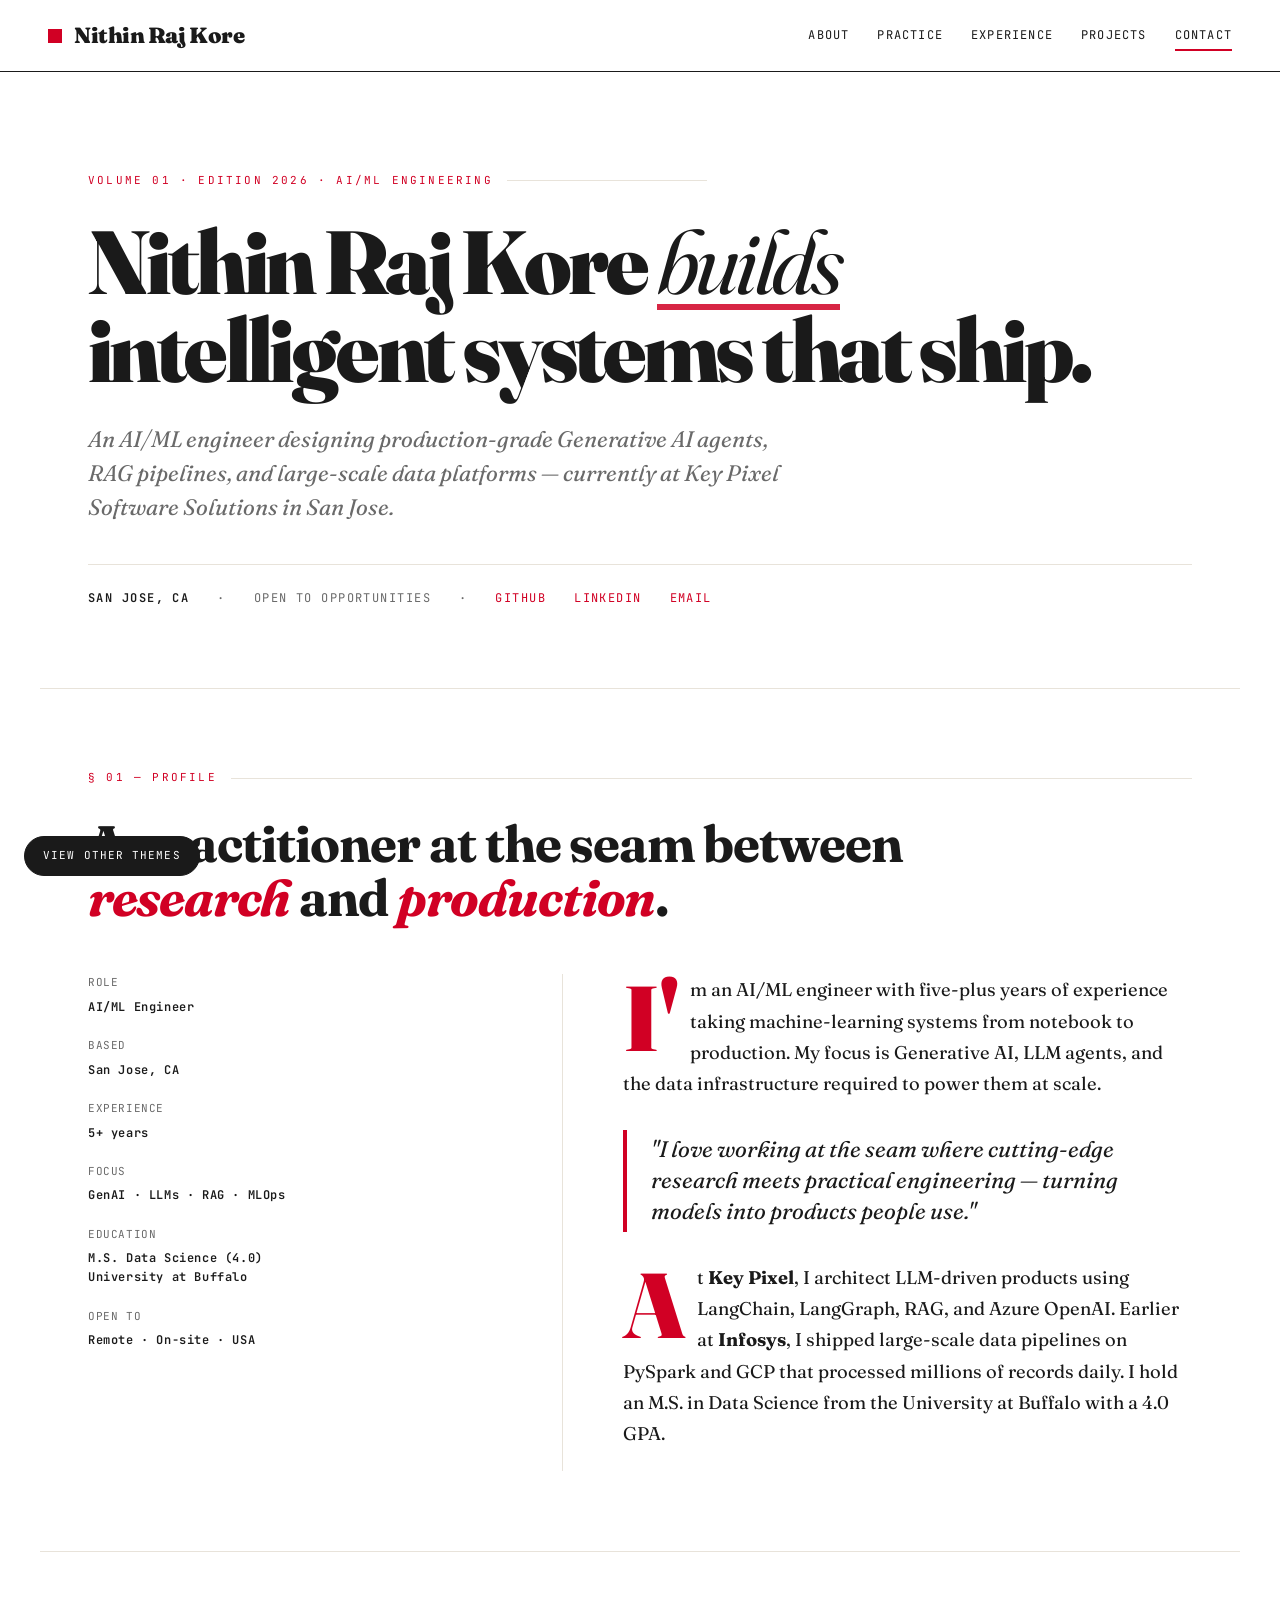
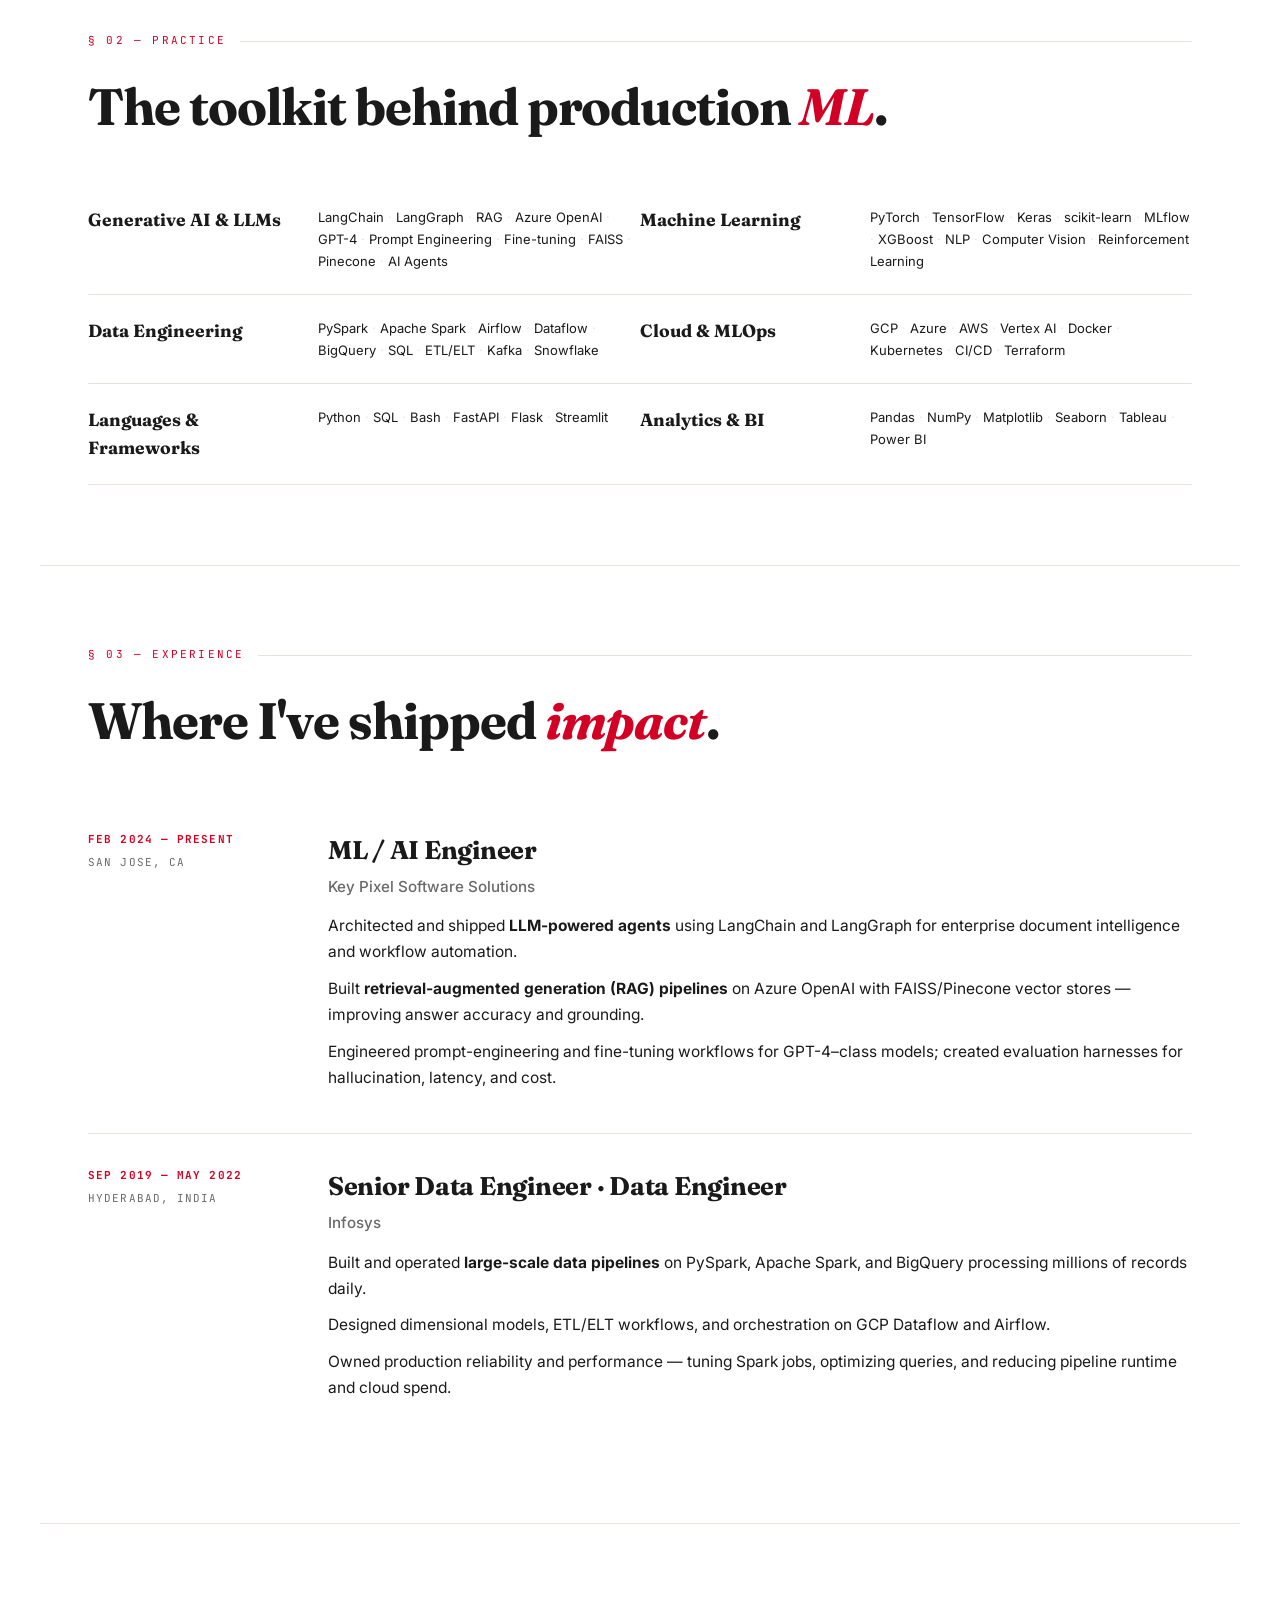
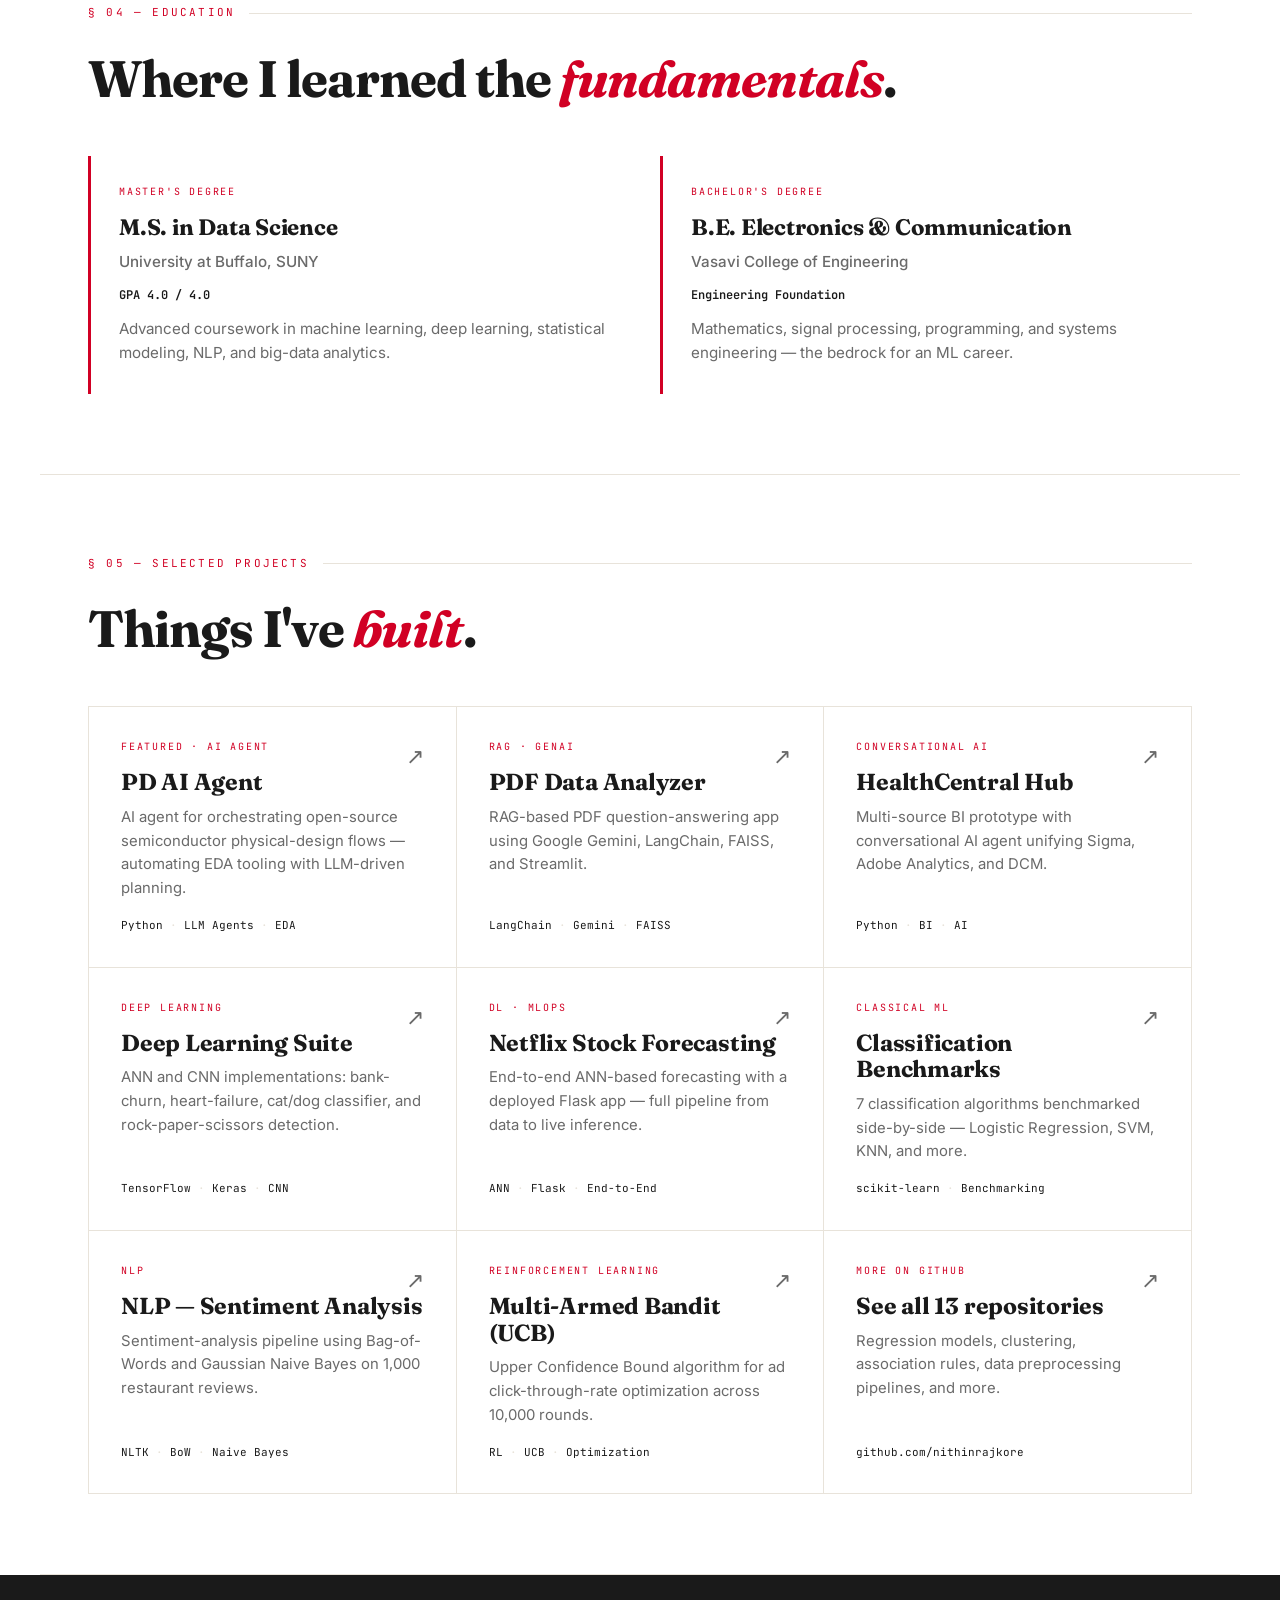
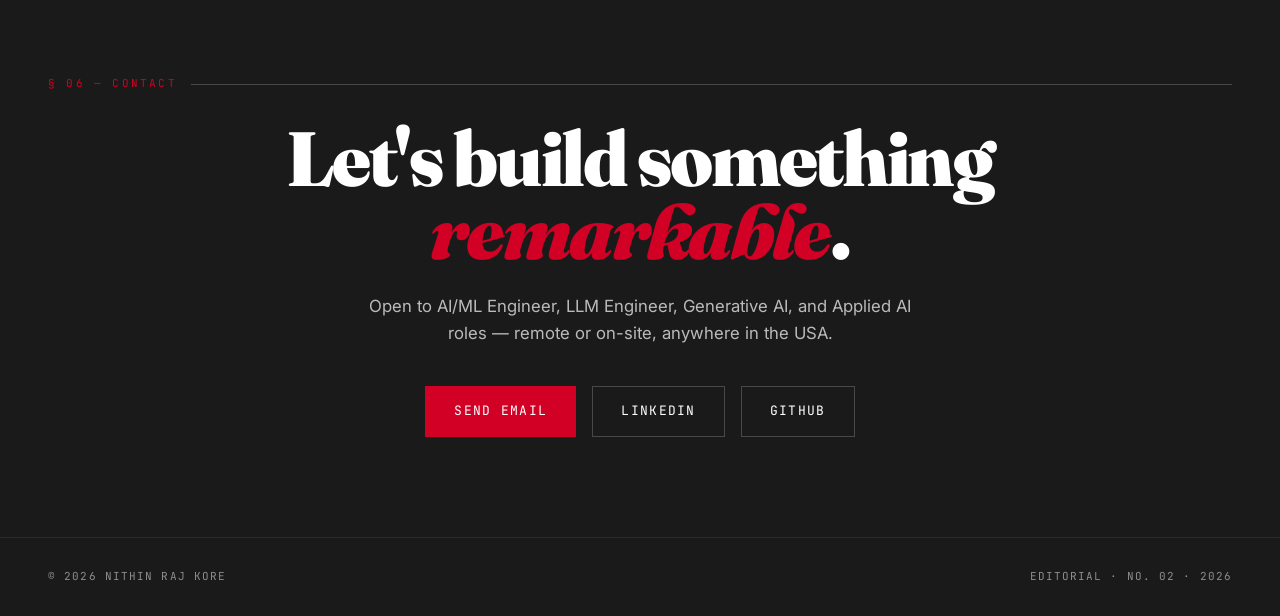
<file: index.html>
<!DOCTYPE html>
<html lang="en">
<head>
<meta charset="UTF-8" />
<meta name="viewport" content="width=device-width, initial-scale=1.0" />
<title>Nithin Raj Kore — AI/ML Engineer · Editorial</title>
<link rel="preconnect" href="https://fonts.googleapis.com" />
<link rel="preconnect" href="https://fonts.gstatic.com" crossorigin />
<link href="https://fonts.googleapis.com/css2?family=Fraunces:opsz,wght@9..144,400;9..144,500;9..144,700;9..144,900&family=Inter:wght@300;400;500;600;700&family=JetBrains+Mono:wght@400;500&display=swap" rel="stylesheet" />
<style>
:root {
  --red: #d10024;
  --red-dark: #8b0017;
  --red-soft: #fdf2f2;
  --black: #0a0a0a;
  --ink: #1a1a1a;
  --paper: #ffffff;
  --cream: #faf8f4;
  --rule: #e8e3da;
  --muted: #6a6a6a;
  --serif: 'Fraunces', Georgia, serif;
  --sans: 'Inter', -apple-system, sans-serif;
  --mono: 'JetBrains Mono', monospace;
}
* { box-sizing: border-box; margin: 0; padding: 0; }
html { scroll-behavior: smooth; }
body {
  font-family: var(--sans);
  background: var(--paper);
  color: var(--ink);
  line-height: 1.6;
  font-weight: 400;
  -webkit-font-smoothing: antialiased;
}
a { color: inherit; text-decoration: none; }
::selection { background: var(--red); color: white; }

/* Reading progress bar */
.progress {
  position: fixed; top: 0; left: 0; height: 2px; width: 0;
  background: var(--red); z-index: 100; transition: width 0.1s;
}

/* Top masthead */
.masthead {
  border-bottom: 1px solid var(--ink);
  padding: 18px 48px;
  display: flex; justify-content: space-between; align-items: center;
  background: var(--paper);
  position: sticky; top: 0; z-index: 50;
}
.masthead-logo {
  font-family: var(--serif);
  font-weight: 900;
  font-size: 22px;
  letter-spacing: -0.02em;
  display: flex; align-items: center; gap: 12px;
}
.masthead-logo::before {
  content: '';
  width: 14px; height: 14px;
  background: var(--red);
  display: inline-block;
}
.masthead-nav {
  display: flex; gap: 28px;
  font-family: var(--mono);
  font-size: 12px;
  text-transform: uppercase;
  letter-spacing: 0.1em;
}
.masthead-nav a { position: relative; padding: 4px 0; transition: color 0.2s; }
.masthead-nav a:hover { color: var(--red); }
.masthead-nav a::after {
  content: '';
  position: absolute;
  bottom: -2px; left: 0; right: 0;
  height: 2px; background: var(--red);
  transform: scaleX(0); transform-origin: left;
  transition: transform 0.3s ease;
}
.masthead-nav a:hover::after, .masthead-nav a.active::after { transform: scaleX(1); }
@media (max-width: 800px) {
  .masthead { padding: 14px 20px; }
  .masthead-nav { display: none; }
}

/* Hero */
.hero {
  padding: 100px 48px 80px;
  max-width: 1200px;
  margin: 0 auto;
  border-bottom: 1px solid var(--rule);
}
.kicker {
  font-family: var(--mono);
  font-size: 11px;
  text-transform: uppercase;
  letter-spacing: 0.2em;
  color: var(--red);
  margin-bottom: 28px;
  display: flex; align-items: center; gap: 14px;
}
.kicker::after {
  content: '';
  flex: 1;
  height: 1px;
  background: var(--rule);
  max-width: 200px;
}
.headline {
  font-family: var(--serif);
  font-weight: 900;
  font-size: clamp(2.6rem, 7vw, 6rem);
  line-height: 0.98;
  letter-spacing: -0.04em;
  margin-bottom: 30px;
}
.headline em {
  font-style: italic;
  font-weight: 400;
  position: relative;
}
.headline em::after {
  content: '';
  position: absolute;
  bottom: 0.08em; left: 0; right: 0;
  height: 6px; background: var(--red);
  z-index: -1;
  opacity: 0.85;
}
.dek {
  font-family: var(--serif);
  font-weight: 400;
  font-size: clamp(1.1rem, 1.8vw, 1.4rem);
  font-style: italic;
  color: var(--muted);
  max-width: 700px;
  line-height: 1.5;
  margin-bottom: 40px;
}
.byline {
  display: flex;
  align-items: center;
  gap: 28px;
  flex-wrap: wrap;
  font-family: var(--mono);
  font-size: 12px;
  text-transform: uppercase;
  letter-spacing: 0.12em;
  color: var(--muted);
  padding-top: 24px;
  border-top: 1px solid var(--rule);
}
.byline strong { color: var(--ink); font-weight: 600; }
.byline a { color: var(--red); }
.byline a:hover { text-decoration: underline; }

/* Section */
.section {
  max-width: 1200px;
  margin: 0 auto;
  padding: 80px 48px;
  border-bottom: 1px solid var(--rule);
}
.section-num {
  font-family: var(--mono);
  font-size: 11px;
  letter-spacing: 0.2em;
  color: var(--red);
  text-transform: uppercase;
  display: flex; align-items: center; gap: 14px;
  margin-bottom: 30px;
}
.section-num::after {
  content: '';
  flex: 1;
  height: 1px;
  background: var(--rule);
}
.section-title {
  font-family: var(--serif);
  font-weight: 700;
  font-size: clamp(2rem, 4vw, 3.4rem);
  letter-spacing: -0.02em;
  line-height: 1.05;
  margin-bottom: 50px;
  max-width: 900px;
}
.section-title em { font-style: italic; color: var(--red); }

/* About — 2-column editorial spread */
.about-grid {
  display: grid;
  grid-template-columns: 1fr 1.2fr;
  gap: 60px;
}
.about-aside {
  border-right: 1px solid var(--rule);
  padding-right: 40px;
  font-family: var(--mono);
  font-size: 12px;
  letter-spacing: 0.05em;
}
.about-aside dt {
  text-transform: uppercase;
  color: var(--muted);
  margin-bottom: 6px;
  font-size: 11px;
}
.about-aside dd { margin-bottom: 20px; color: var(--ink); font-weight: 600; }
.about-body {
  font-family: var(--serif);
  font-size: 1.15rem;
  line-height: 1.7;
  color: var(--ink);
}
.about-body p { margin-bottom: 22px; }
.about-body p:first-letter {
  font-family: var(--serif);
  font-size: 5em;
  font-weight: 900;
  float: left;
  line-height: 0.85;
  margin: 0.05em 0.12em 0 0;
  color: var(--red);
}
.about-body strong { color: var(--ink); font-weight: 700; }
.pullquote {
  font-family: var(--serif);
  font-style: italic;
  font-size: 1.4rem;
  line-height: 1.4;
  color: var(--ink);
  border-left: 4px solid var(--red);
  padding: 4px 0 4px 24px;
  margin: 30px 0;
}
@media (max-width: 800px) {
  .about-grid { grid-template-columns: 1fr; gap: 40px; }
  .about-aside { border-right: none; border-bottom: 1px solid var(--rule); padding: 0 0 30px; }
}

/* Skills - editorial list */
.skills-list { display: grid; grid-template-columns: repeat(2, 1fr); gap: 0; }
.skill-row {
  padding: 22px 0;
  border-bottom: 1px solid var(--rule);
  display: grid;
  grid-template-columns: 200px 1fr;
  gap: 30px;
  align-items: start;
  transition: padding-left 0.3s ease;
}
.skill-row:hover { padding-left: 16px; background: var(--cream); }
.skill-name {
  font-family: var(--serif);
  font-weight: 700;
  font-size: 1.1rem;
}
.skill-list-tags {
  font-family: var(--sans);
  font-size: 13px;
  color: var(--muted);
  line-height: 1.7;
}
.skill-list-tags span { color: var(--ink); }
.skill-list-tags span:not(:last-child)::after { content: ' · '; color: var(--rule); }
@media (max-width: 800px) {
  .skills-list { grid-template-columns: 1fr; }
  .skill-row { grid-template-columns: 1fr; gap: 8px; }
}

/* Experience — editorial entries */
.exp-entry {
  display: grid;
  grid-template-columns: 200px 1fr;
  gap: 40px;
  padding: 32px 0;
  border-bottom: 1px solid var(--rule);
}
.exp-entry:last-child { border-bottom: none; }
.exp-meta {
  font-family: var(--mono);
  font-size: 11px;
  text-transform: uppercase;
  letter-spacing: 0.1em;
  color: var(--muted);
  line-height: 1.7;
}
.exp-meta strong { display: block; color: var(--red); margin-bottom: 4px; }
.exp-title {
  font-family: var(--serif);
  font-weight: 700;
  font-size: 1.6rem;
  margin-bottom: 4px;
  letter-spacing: -0.01em;
}
.exp-org {
  font-family: var(--sans);
  font-weight: 500;
  font-size: 0.95rem;
  color: var(--muted);
  margin-bottom: 14px;
}
.exp-body p { color: var(--ink); margin-bottom: 10px; line-height: 1.7; font-size: 0.97rem; }
.exp-body strong { color: var(--ink); font-weight: 700; }
@media (max-width: 800px) {
  .exp-entry { grid-template-columns: 1fr; gap: 14px; }
}

/* Education */
.edu-grid { display: grid; grid-template-columns: 1fr 1fr; gap: 40px; }
.edu-block {
  padding: 28px 0 28px 28px;
  border-left: 3px solid var(--red);
}
.edu-block .label {
  font-family: var(--mono);
  font-size: 10px;
  text-transform: uppercase;
  letter-spacing: 0.18em;
  color: var(--red);
  margin-bottom: 10px;
}
.edu-block h3 { font-family: var(--serif); font-weight: 700; font-size: 1.4rem; margin-bottom: 4px; letter-spacing: -0.01em; }
.edu-block h4 { font-family: var(--sans); font-weight: 500; font-size: 0.95rem; color: var(--muted); margin-bottom: 12px; }
.edu-block .gpa { font-family: var(--mono); font-size: 12px; color: var(--ink); font-weight: 600; }
.edu-block p { font-size: 0.95rem; color: var(--muted); margin-top: 12px; }
@media (max-width: 800px) { .edu-grid { grid-template-columns: 1fr; } }

/* Projects */
.proj-grid {
  display: grid;
  grid-template-columns: repeat(auto-fill, minmax(330px, 1fr));
  gap: 0;
  border-top: 1px solid var(--rule);
  border-left: 1px solid var(--rule);
}
.proj-card {
  padding: 32px;
  border-right: 1px solid var(--rule);
  border-bottom: 1px solid var(--rule);
  display: flex; flex-direction: column;
  transition: background 0.3s ease;
  position: relative;
  cursor: pointer;
}
.proj-card:hover { background: var(--cream); }
.proj-card:hover .proj-arrow { transform: translate(4px, -4px); color: var(--red); }
.proj-tag {
  font-family: var(--mono);
  font-size: 10px;
  letter-spacing: 0.18em;
  text-transform: uppercase;
  color: var(--red);
  margin-bottom: 14px;
}
.proj-card h3 {
  font-family: var(--serif);
  font-weight: 700;
  font-size: 1.45rem;
  letter-spacing: -0.01em;
  margin-bottom: 10px;
  line-height: 1.15;
}
.proj-card p { color: var(--muted); font-size: 0.93rem; flex-grow: 1; line-height: 1.6; margin-bottom: 16px; }
.proj-tags {
  font-family: var(--mono);
  font-size: 11px;
  color: var(--ink);
}
.proj-tags span:not(:last-child)::after { content: ' · '; color: var(--rule); }
.proj-arrow {
  position: absolute;
  top: 32px; right: 32px;
  font-family: var(--serif);
  font-size: 22px;
  color: var(--muted);
  transition: transform 0.3s ease, color 0.3s;
}

/* Contact */
.contact {
  background: var(--ink);
  color: var(--paper);
  padding: 100px 48px;
  text-align: center;
}
.contact .section-num { color: var(--red); justify-content: center; }
.contact .section-num::after { background: rgba(255,255,255,0.2); }
.contact h2 { font-family: var(--serif); font-weight: 900; font-size: clamp(2.4rem, 6vw, 5rem); line-height: 0.95; letter-spacing: -0.03em; max-width: 900px; margin: 0 auto 24px; }
.contact h2 em { font-style: italic; color: var(--red); }
.contact p { color: rgba(255,255,255,0.7); max-width: 560px; margin: 0 auto 40px; font-size: 1.05rem; }
.contact-links {
  display: flex; justify-content: center; gap: 16px; flex-wrap: wrap;
  font-family: var(--mono);
  font-size: 13px;
  letter-spacing: 0.05em;
}
.contact-links a {
  padding: 14px 28px;
  border: 1px solid rgba(255,255,255,0.2);
  transition: all 0.3s;
  text-transform: uppercase;
  letter-spacing: 0.1em;
}
.contact-links a:hover { background: var(--red); border-color: var(--red); }
.contact-links a.primary { background: var(--red); border-color: var(--red); }
.contact-links a.primary:hover { background: var(--red-dark); }

/* Footer */
.footer {
  background: var(--ink);
  color: rgba(255,255,255,0.5);
  padding: 30px 48px;
  border-top: 1px solid rgba(255,255,255,0.08);
  display: flex; justify-content: space-between;
  font-family: var(--mono);
  font-size: 11px;
  text-transform: uppercase;
  letter-spacing: 0.1em;
}
@media (max-width: 600px) { .footer { flex-direction: column; gap: 12px; padding: 24px 20px; } }

/* Reveal */
.reveal { opacity: 0; transform: translateY(20px); transition: all 0.8s cubic-bezier(0.22, 1, 0.36, 1); }
.reveal.visible { opacity: 1; transform: translateY(0); }

/* Back to picker */
.back-picker {
  position: fixed; bottom: 24px; left: 24px; z-index: 99;
  font-family: var(--mono); font-size: 11px;
  text-transform: uppercase; letter-spacing: 0.1em;
  background: var(--ink); color: var(--paper);
  padding: 10px 18px; border-radius: 100px;
  border: 1px solid var(--ink);
  transition: all 0.3s;
}
.back-picker:hover { background: var(--red); border-color: var(--red); }
</style>
</head>
<body>

<div class="progress" id="progress"></div>

<a href="themes/" class="back-picker">View other themes</a>

<header class="masthead">
  <a href="#top" class="masthead-logo">Nithin Raj Kore</a>
  <nav class="masthead-nav">
    <a href="#about" class="active">About</a>
    <a href="#skills">Practice</a>
    <a href="#work">Experience</a>
    <a href="#projects">Projects</a>
    <a href="#contact">Contact</a>
  </nav>
</header>

<section class="hero" id="top">
  <div class="kicker reveal">Volume 01 · Edition 2026 · AI/ML Engineering</div>
  <h1 class="headline reveal">Nithin Raj Kore <em>builds</em> intelligent systems that ship.</h1>
  <p class="dek reveal">An AI/ML engineer designing production-grade Generative AI agents, RAG pipelines, and large-scale data platforms — currently at Key Pixel Software Solutions in San Jose.</p>
  <div class="byline reveal">
    <span><strong>San Jose, CA</strong></span>
    <span>·</span>
    <span>Open to opportunities</span>
    <span>·</span>
    <a href="https://github.com/nithinrajkore" target="_blank">GitHub</a>
    <a href="https://www.linkedin.com/in/nithinrajkore/" target="_blank">LinkedIn</a>
    <a href="mailto:nithinrajkore1997@gmail.com">Email</a>
  </div>
</section>

<section class="section" id="about">
  <div class="section-num reveal">§ 01 — Profile</div>
  <h2 class="section-title reveal">A practitioner at the seam between <em>research</em> and <em>production</em>.</h2>
  <div class="about-grid">
    <aside class="about-aside reveal">
      <dt>Role</dt><dd>AI/ML Engineer</dd>
      <dt>Based</dt><dd>San Jose, CA</dd>
      <dt>Experience</dt><dd>5+ years</dd>
      <dt>Focus</dt><dd>GenAI · LLMs · RAG · MLOps</dd>
      <dt>Education</dt><dd>M.S. Data Science (4.0)<br/>University at Buffalo</dd>
      <dt>Open to</dt><dd>Remote · On-site · USA</dd>
    </aside>
    <div class="about-body reveal">
      <p>I'm an AI/ML engineer with five-plus years of experience taking machine-learning systems from notebook to production. My focus is Generative AI, LLM agents, and the data infrastructure required to power them at scale.</p>
      <div class="pullquote">"I love working at the seam where cutting-edge research meets practical engineering — turning models into products people use."</div>
      <p>At <strong>Key Pixel</strong>, I architect LLM-driven products using LangChain, LangGraph, RAG, and Azure OpenAI. Earlier at <strong>Infosys</strong>, I shipped large-scale data pipelines on PySpark and GCP that processed millions of records daily. I hold an M.S. in Data Science from the University at Buffalo with a 4.0 GPA.</p>
    </div>
  </div>
</section>

<section class="section" id="skills">
  <div class="section-num reveal">§ 02 — Practice</div>
  <h2 class="section-title reveal">The toolkit behind production <em>ML</em>.</h2>
  <div class="skills-list">
    <div class="skill-row reveal">
      <div class="skill-name">Generative AI & LLMs</div>
      <div class="skill-list-tags"><span>LangChain</span><span>LangGraph</span><span>RAG</span><span>Azure OpenAI</span><span>GPT-4</span><span>Prompt Engineering</span><span>Fine-tuning</span><span>FAISS</span><span>Pinecone</span><span>AI Agents</span></div>
    </div>
    <div class="skill-row reveal">
      <div class="skill-name">Machine Learning</div>
      <div class="skill-list-tags"><span>PyTorch</span><span>TensorFlow</span><span>Keras</span><span>scikit-learn</span><span>MLflow</span><span>XGBoost</span><span>NLP</span><span>Computer Vision</span><span>Reinforcement Learning</span></div>
    </div>
    <div class="skill-row reveal">
      <div class="skill-name">Data Engineering</div>
      <div class="skill-list-tags"><span>PySpark</span><span>Apache Spark</span><span>Airflow</span><span>Dataflow</span><span>BigQuery</span><span>SQL</span><span>ETL/ELT</span><span>Kafka</span><span>Snowflake</span></div>
    </div>
    <div class="skill-row reveal">
      <div class="skill-name">Cloud & MLOps</div>
      <div class="skill-list-tags"><span>GCP</span><span>Azure</span><span>AWS</span><span>Vertex AI</span><span>Docker</span><span>Kubernetes</span><span>CI/CD</span><span>Terraform</span></div>
    </div>
    <div class="skill-row reveal">
      <div class="skill-name">Languages & Frameworks</div>
      <div class="skill-list-tags"><span>Python</span><span>SQL</span><span>Bash</span><span>FastAPI</span><span>Flask</span><span>Streamlit</span></div>
    </div>
    <div class="skill-row reveal">
      <div class="skill-name">Analytics & BI</div>
      <div class="skill-list-tags"><span>Pandas</span><span>NumPy</span><span>Matplotlib</span><span>Seaborn</span><span>Tableau</span><span>Power BI</span></div>
    </div>
  </div>
</section>

<section class="section" id="work">
  <div class="section-num reveal">§ 03 — Experience</div>
  <h2 class="section-title reveal">Where I've shipped <em>impact</em>.</h2>
  <div class="exp-entry reveal">
    <div class="exp-meta"><strong>Feb 2024 — Present</strong>San Jose, CA</div>
    <div>
      <h3 class="exp-title">ML / AI Engineer</h3>
      <div class="exp-org">Key Pixel Software Solutions</div>
      <div class="exp-body">
        <p>Architected and shipped <strong>LLM-powered agents</strong> using LangChain and LangGraph for enterprise document intelligence and workflow automation.</p>
        <p>Built <strong>retrieval-augmented generation (RAG) pipelines</strong> on Azure OpenAI with FAISS/Pinecone vector stores — improving answer accuracy and grounding.</p>
        <p>Engineered prompt-engineering and fine-tuning workflows for GPT-4–class models; created evaluation harnesses for hallucination, latency, and cost.</p>
      </div>
    </div>
  </div>
  <div class="exp-entry reveal">
    <div class="exp-meta"><strong>Sep 2019 — May 2022</strong>Hyderabad, India</div>
    <div>
      <h3 class="exp-title">Senior Data Engineer · Data Engineer</h3>
      <div class="exp-org">Infosys</div>
      <div class="exp-body">
        <p>Built and operated <strong>large-scale data pipelines</strong> on PySpark, Apache Spark, and BigQuery processing millions of records daily.</p>
        <p>Designed dimensional models, ETL/ELT workflows, and orchestration on GCP Dataflow and Airflow.</p>
        <p>Owned production reliability and performance — tuning Spark jobs, optimizing queries, and reducing pipeline runtime and cloud spend.</p>
      </div>
    </div>
  </div>
</section>

<section class="section" id="education">
  <div class="section-num reveal">§ 04 — Education</div>
  <h2 class="section-title reveal">Where I learned the <em>fundamentals</em>.</h2>
  <div class="edu-grid">
    <div class="edu-block reveal">
      <div class="label">Master's Degree</div>
      <h3>M.S. in Data Science</h3>
      <h4>University at Buffalo, SUNY</h4>
      <div class="gpa">GPA 4.0 / 4.0</div>
      <p>Advanced coursework in machine learning, deep learning, statistical modeling, NLP, and big-data analytics.</p>
    </div>
    <div class="edu-block reveal">
      <div class="label">Bachelor's Degree</div>
      <h3>B.E. Electronics & Communication</h3>
      <h4>Vasavi College of Engineering</h4>
      <div class="gpa">Engineering Foundation</div>
      <p>Mathematics, signal processing, programming, and systems engineering — the bedrock for an ML career.</p>
    </div>
  </div>
</section>

<section class="section" id="projects">
  <div class="section-num reveal">§ 05 — Selected Projects</div>
  <h2 class="section-title reveal">Things I've <em>built</em>.</h2>
  <div class="proj-grid">
    <a class="proj-card reveal" href="https://github.com/nithinrajkore/PD_AI_AGENT" target="_blank">
      <div class="proj-tag">Featured · AI Agent</div>
      <h3>PD AI Agent</h3>
      <p>AI agent for orchestrating open-source semiconductor physical-design flows — automating EDA tooling with LLM-driven planning.</p>
      <div class="proj-tags"><span>Python</span><span>LLM Agents</span><span>EDA</span></div>
      <span class="proj-arrow">↗</span>
    </a>
    <a class="proj-card reveal" href="https://github.com/nithinrajkore/PDF-DataAnalyzer" target="_blank">
      <div class="proj-tag">RAG · GenAI</div>
      <h3>PDF Data Analyzer</h3>
      <p>RAG-based PDF question-answering app using Google Gemini, LangChain, FAISS, and Streamlit.</p>
      <div class="proj-tags"><span>LangChain</span><span>Gemini</span><span>FAISS</span></div>
      <span class="proj-arrow">↗</span>
    </a>
    <a class="proj-card reveal" href="https://github.com/nithinrajkore/healthcentral-prototype" target="_blank">
      <div class="proj-tag">Conversational AI</div>
      <h3>HealthCentral Hub</h3>
      <p>Multi-source BI prototype with conversational AI agent unifying Sigma, Adobe Analytics, and DCM.</p>
      <div class="proj-tags"><span>Python</span><span>BI</span><span>AI</span></div>
      <span class="proj-arrow">↗</span>
    </a>
    <a class="proj-card reveal" href="https://github.com/nithinrajkore/Deep-Learning" target="_blank">
      <div class="proj-tag">Deep Learning</div>
      <h3>Deep Learning Suite</h3>
      <p>ANN and CNN implementations: bank-churn, heart-failure, cat/dog classifier, and rock-paper-scissors detection.</p>
      <div class="proj-tags"><span>TensorFlow</span><span>Keras</span><span>CNN</span></div>
      <span class="proj-arrow">↗</span>
    </a>
    <a class="proj-card reveal" href="https://github.com/nithinrajkore/NetflixStockPricePrediction" target="_blank">
      <div class="proj-tag">DL · MLOps</div>
      <h3>Netflix Stock Forecasting</h3>
      <p>End-to-end ANN-based forecasting with a deployed Flask app — full pipeline from data to live inference.</p>
      <div class="proj-tags"><span>ANN</span><span>Flask</span><span>End-to-End</span></div>
      <span class="proj-arrow">↗</span>
    </a>
    <a class="proj-card reveal" href="https://github.com/nithinrajkore/Classification-Models" target="_blank">
      <div class="proj-tag">Classical ML</div>
      <h3>Classification Benchmarks</h3>
      <p>7 classification algorithms benchmarked side-by-side — Logistic Regression, SVM, KNN, and more.</p>
      <div class="proj-tags"><span>scikit-learn</span><span>Benchmarking</span></div>
      <span class="proj-arrow">↗</span>
    </a>
    <a class="proj-card reveal" href="https://github.com/nithinrajkore/NLP" target="_blank">
      <div class="proj-tag">NLP</div>
      <h3>NLP — Sentiment Analysis</h3>
      <p>Sentiment-analysis pipeline using Bag-of-Words and Gaussian Naive Bayes on 1,000 restaurant reviews.</p>
      <div class="proj-tags"><span>NLTK</span><span>BoW</span><span>Naive Bayes</span></div>
      <span class="proj-arrow">↗</span>
    </a>
    <a class="proj-card reveal" href="https://github.com/nithinrajkore/Reinforcement-Learning" target="_blank">
      <div class="proj-tag">Reinforcement Learning</div>
      <h3>Multi-Armed Bandit (UCB)</h3>
      <p>Upper Confidence Bound algorithm for ad click-through-rate optimization across 10,000 rounds.</p>
      <div class="proj-tags"><span>RL</span><span>UCB</span><span>Optimization</span></div>
      <span class="proj-arrow">↗</span>
    </a>
    <a class="proj-card reveal" href="https://github.com/nithinrajkore" target="_blank">
      <div class="proj-tag">More on GitHub</div>
      <h3>See all 13 repositories</h3>
      <p>Regression models, clustering, association rules, data preprocessing pipelines, and more.</p>
      <div class="proj-tags"><span>github.com/nithinrajkore</span></div>
      <span class="proj-arrow">↗</span>
    </a>
  </div>
</section>

<section class="contact" id="contact">
  <div class="section-num reveal">§ 06 — Contact</div>
  <h2 class="reveal">Let's build something <em>remarkable</em>.</h2>
  <p class="reveal">Open to AI/ML Engineer, LLM Engineer, Generative AI, and Applied AI roles — remote or on-site, anywhere in the USA.</p>
  <div class="contact-links reveal">
    <a class="primary" href="mailto:nithinrajkore1997@gmail.com">Send Email</a>
    <a href="https://www.linkedin.com/in/nithinrajkore/" target="_blank">LinkedIn</a>
    <a href="https://github.com/nithinrajkore" target="_blank">GitHub</a>
  </div>
</section>

<footer class="footer">
  <div>© <span id="year"></span> Nithin Raj Kore</div>
  <div>Editorial · No. 02 · 2026</div>
</footer>

<script>
document.getElementById('year').textContent = new Date().getFullYear();
const progress = document.getElementById('progress');
document.addEventListener('scroll', () => {
  const h = document.documentElement;
  const s = h.scrollTop / (h.scrollHeight - h.clientHeight);
  progress.style.width = (s * 100) + '%';
}, { passive: true });

const obs = new IntersectionObserver((entries) => {
  entries.forEach(e => { if (e.isIntersecting) { e.target.classList.add('visible'); obs.unobserve(e.target); } });
}, { threshold: 0.1, rootMargin: '0px 0px -60px 0px' });
document.querySelectorAll('.reveal').forEach(el => obs.observe(el));

const sections = ['about','skills','work','projects','contact'];
const navLinks = document.querySelectorAll('.masthead-nav a');
const navObs = new IntersectionObserver((entries) => {
  entries.forEach(e => {
    if (e.isIntersecting) {
      navLinks.forEach((a, i) => {
        const map = ['about','skills','work','projects','contact'];
        a.classList.toggle('active', map[i] === e.target.id);
      });
    }
  });
}, { threshold: 0.4 });
sections.forEach(id => { const el = document.getElementById(id); if (el) navObs.observe(el); });
</script>
</body>
</html>
</file>
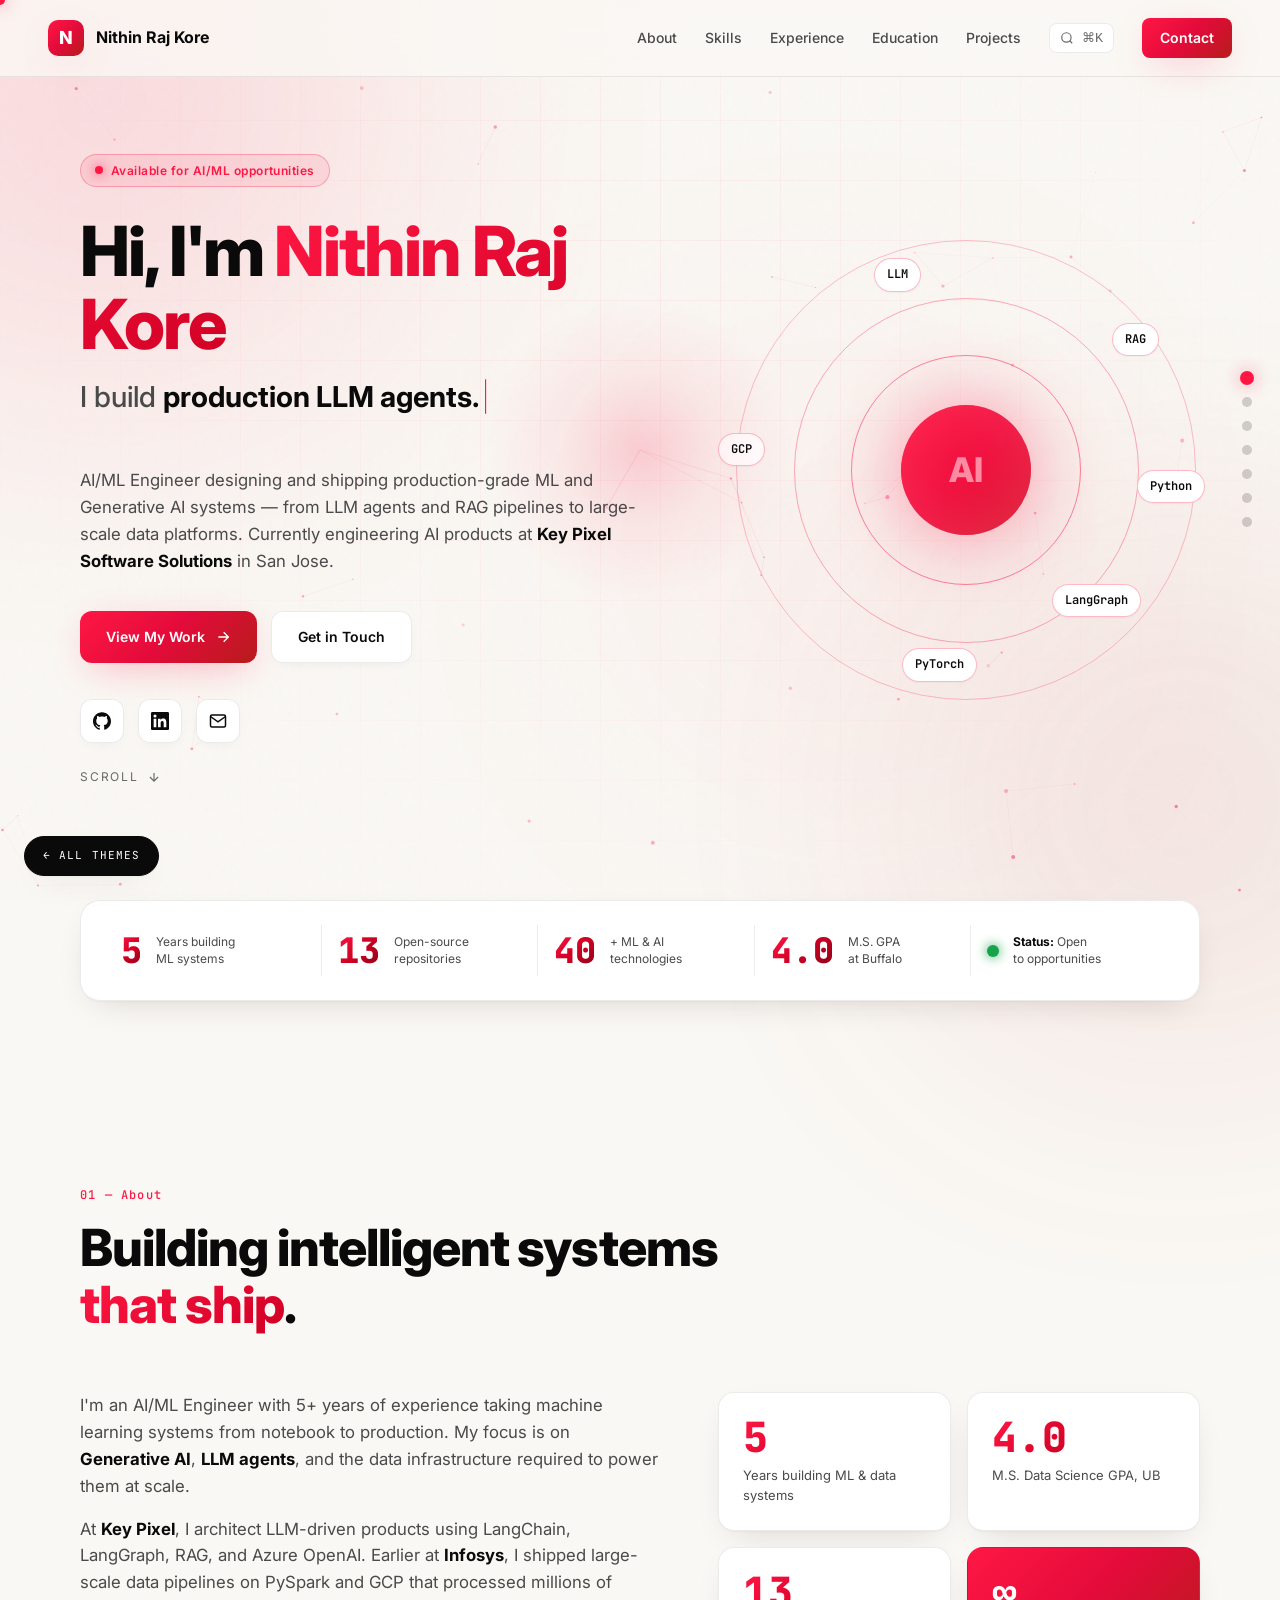
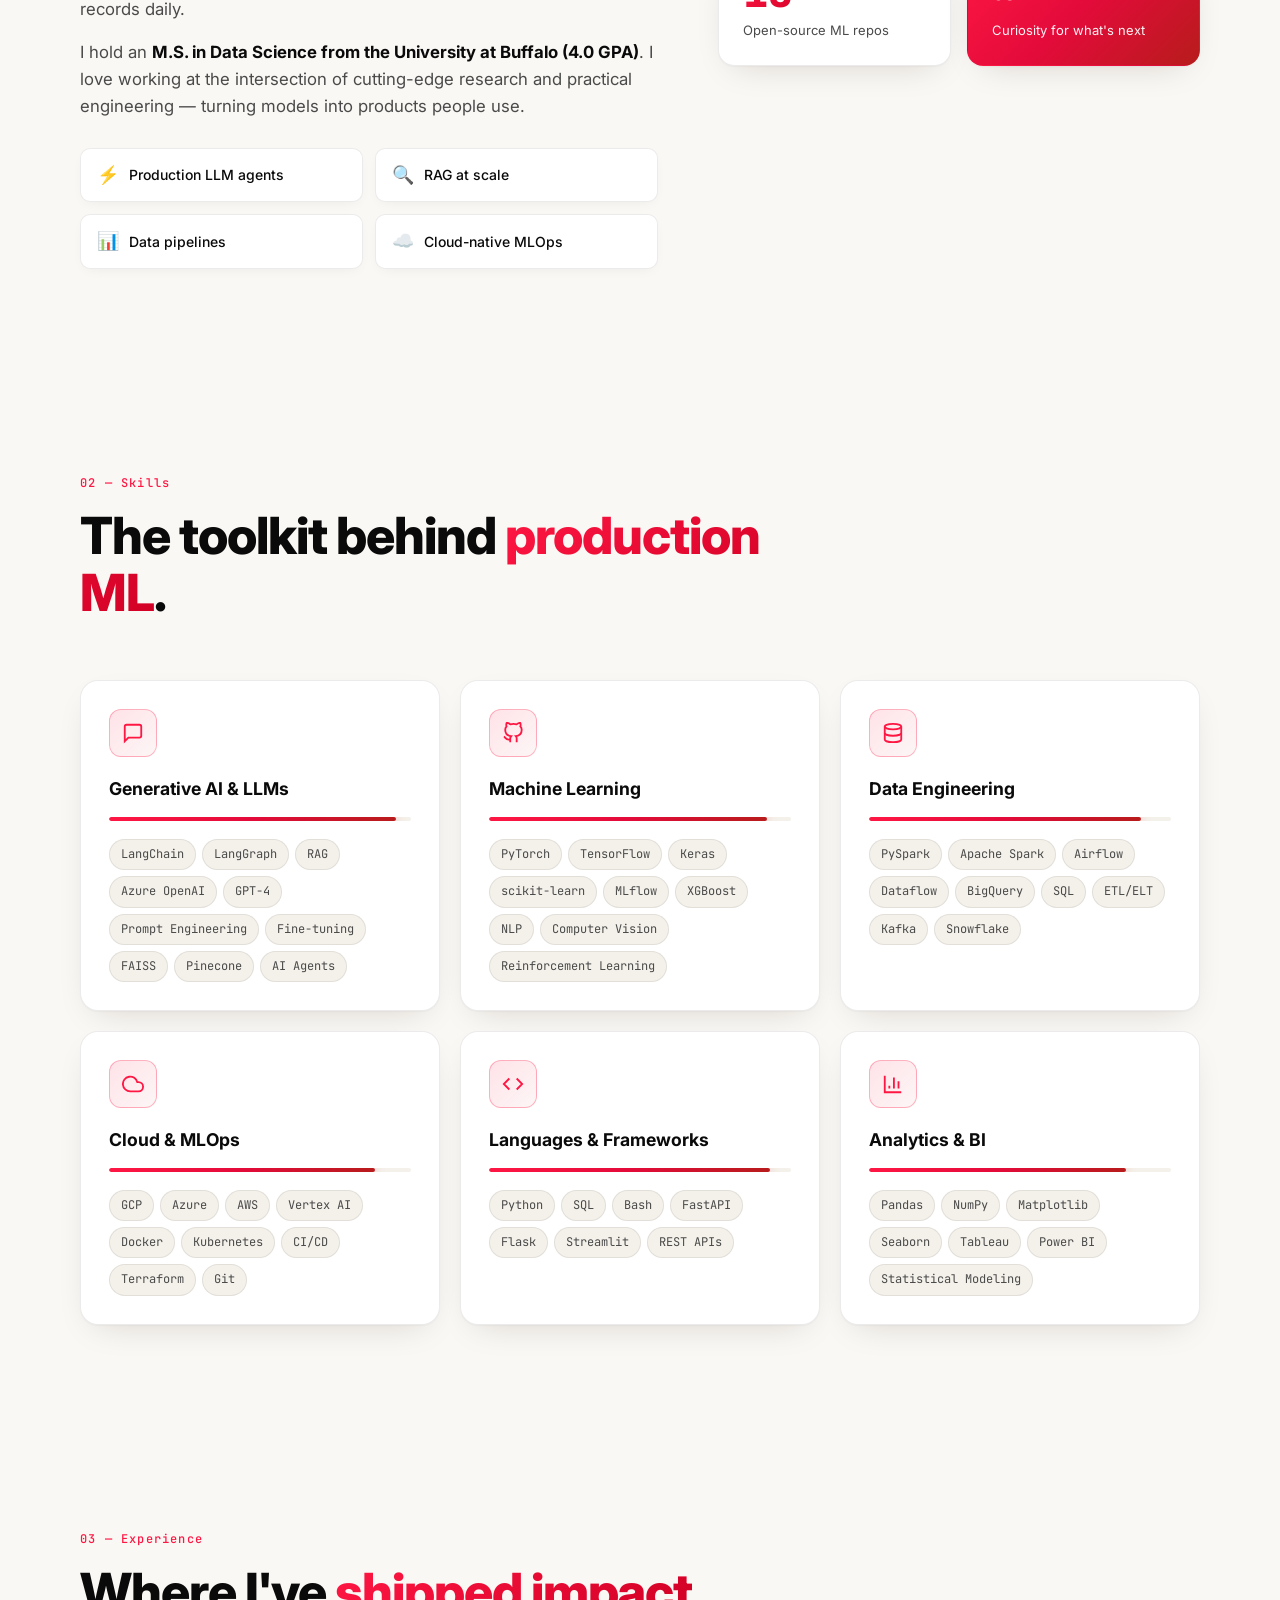
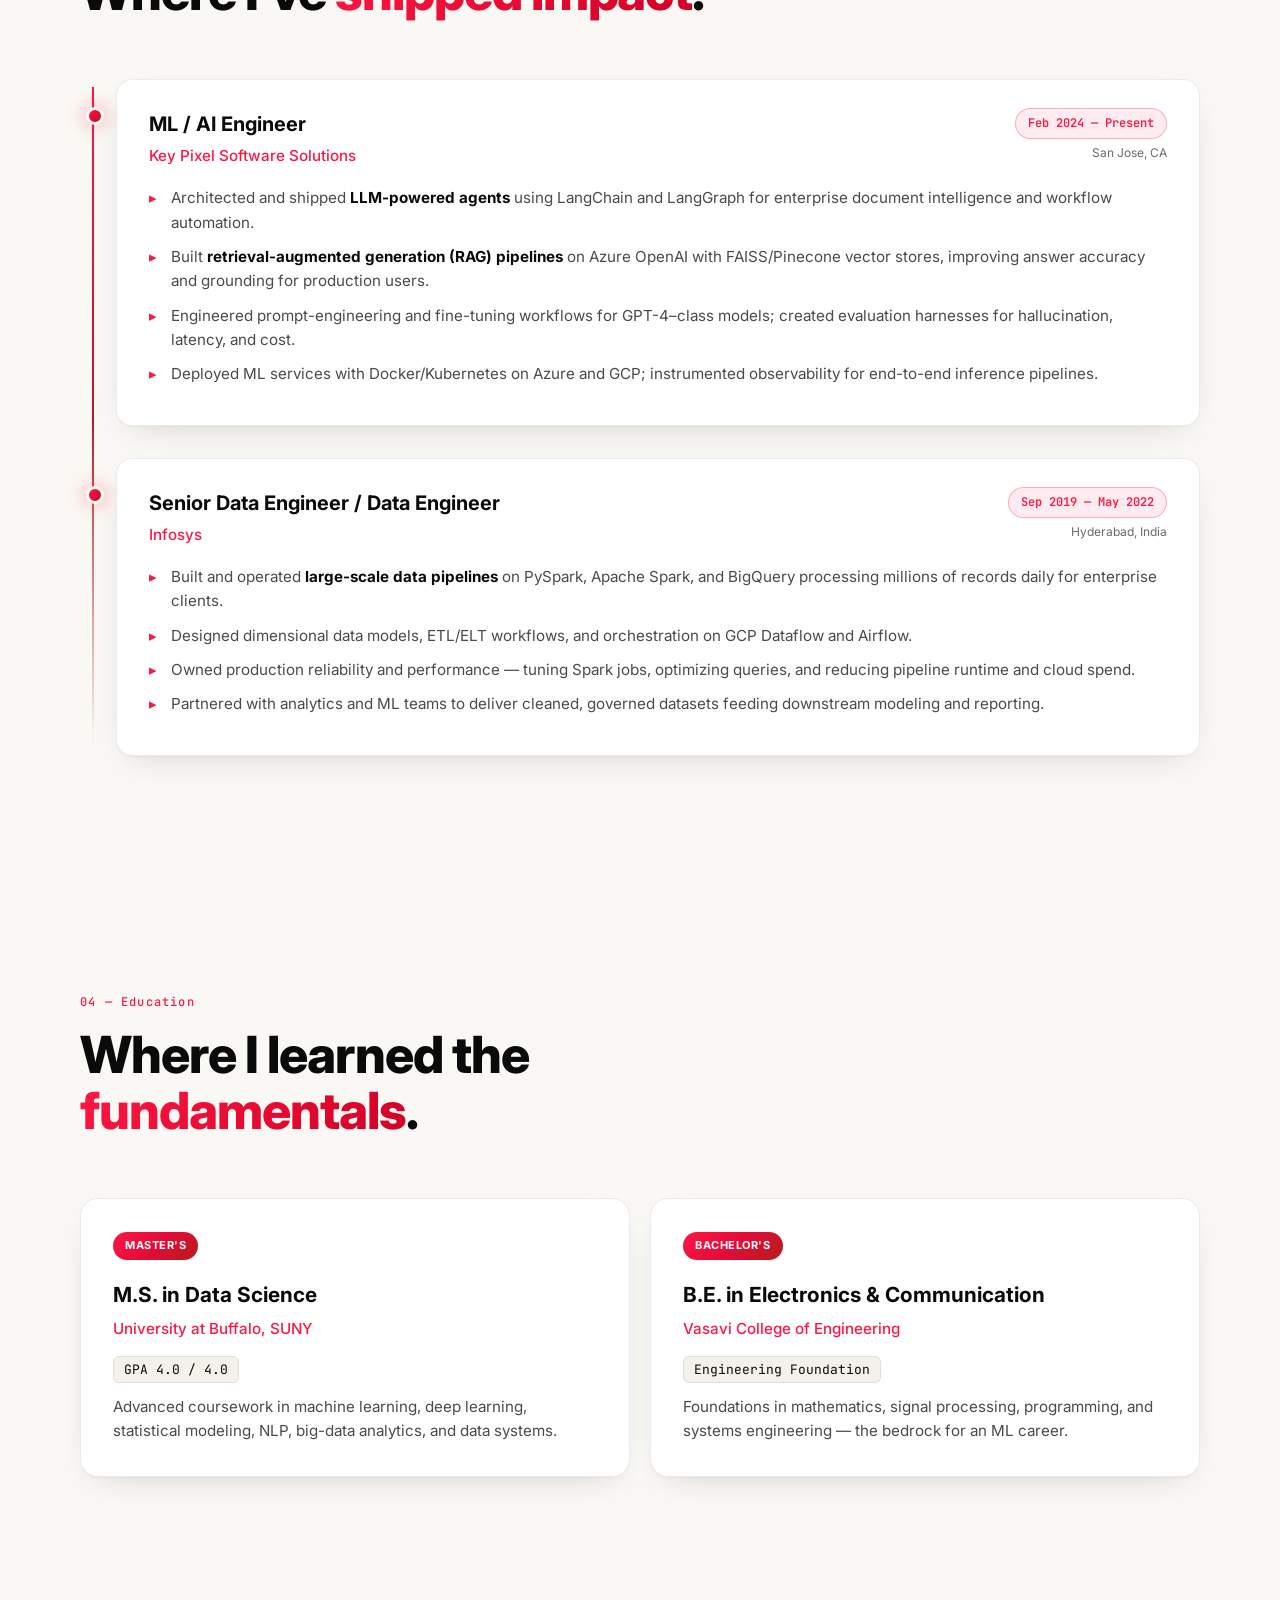
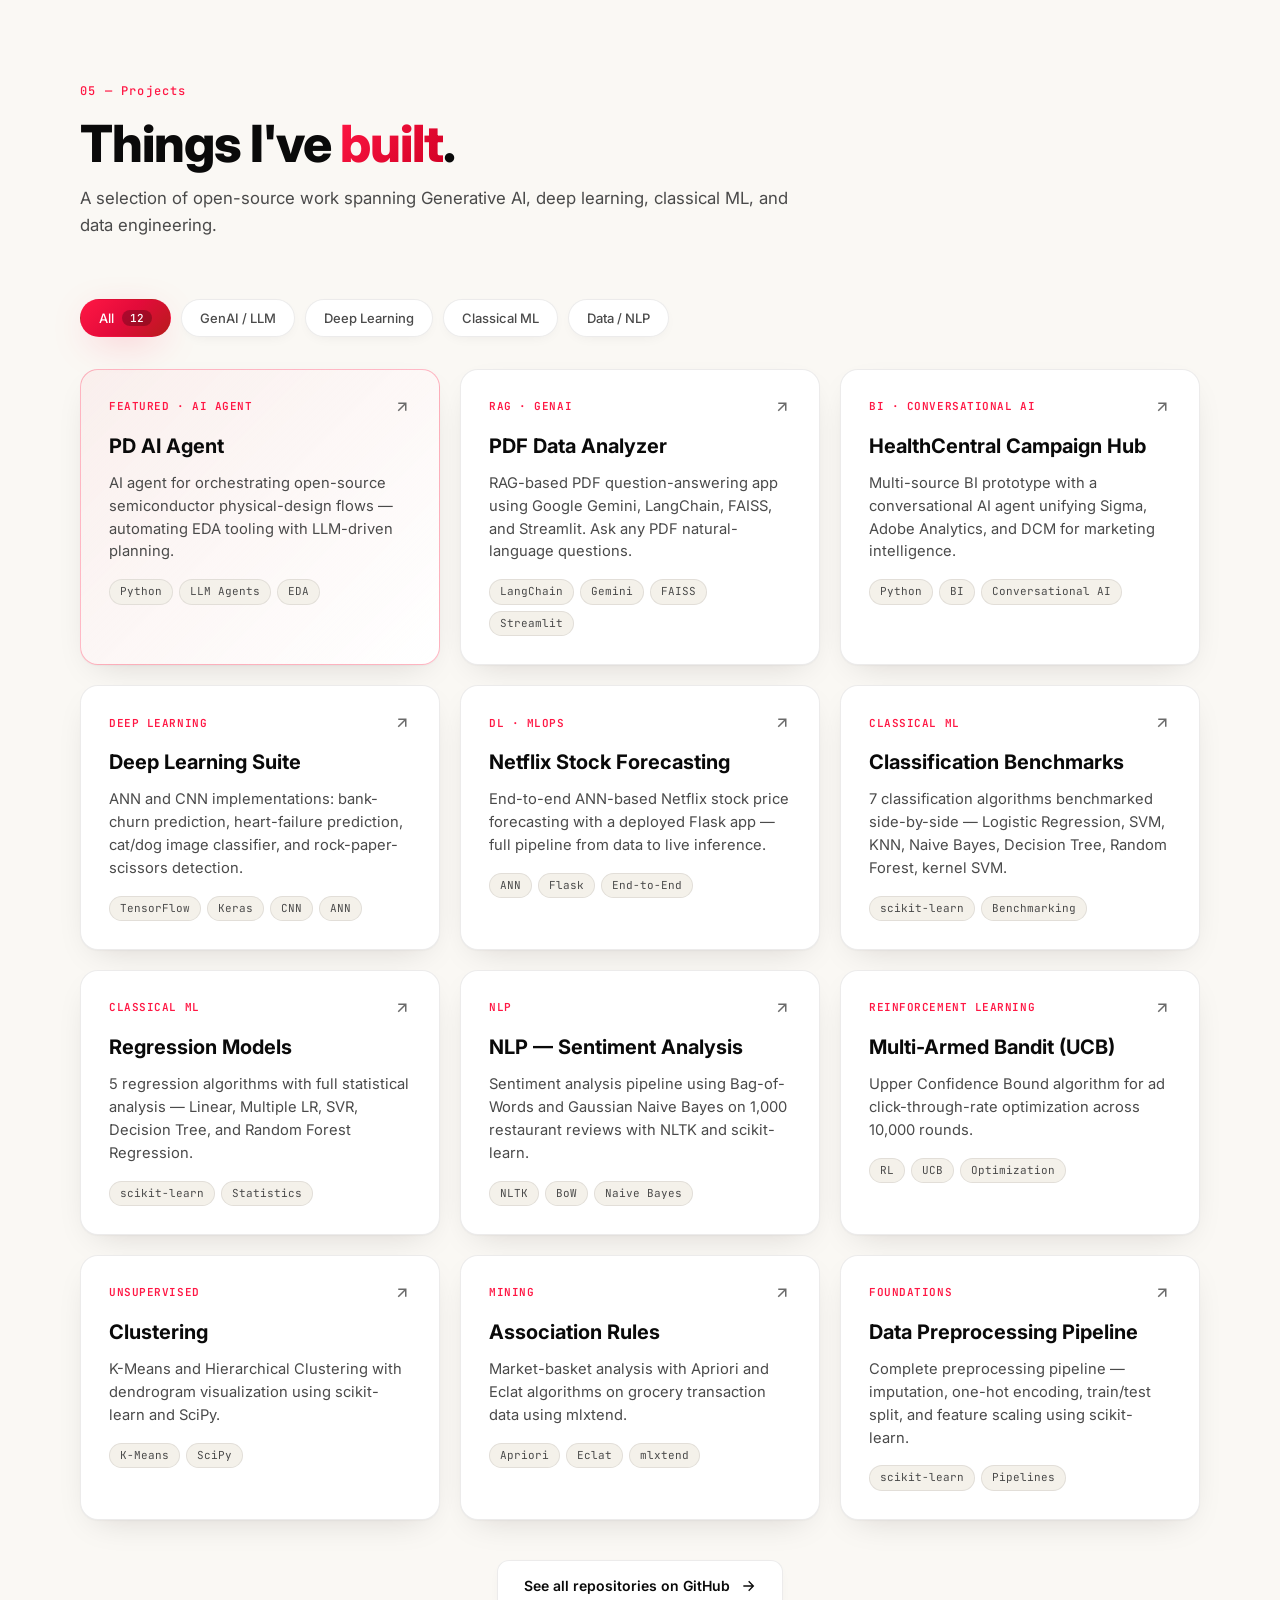
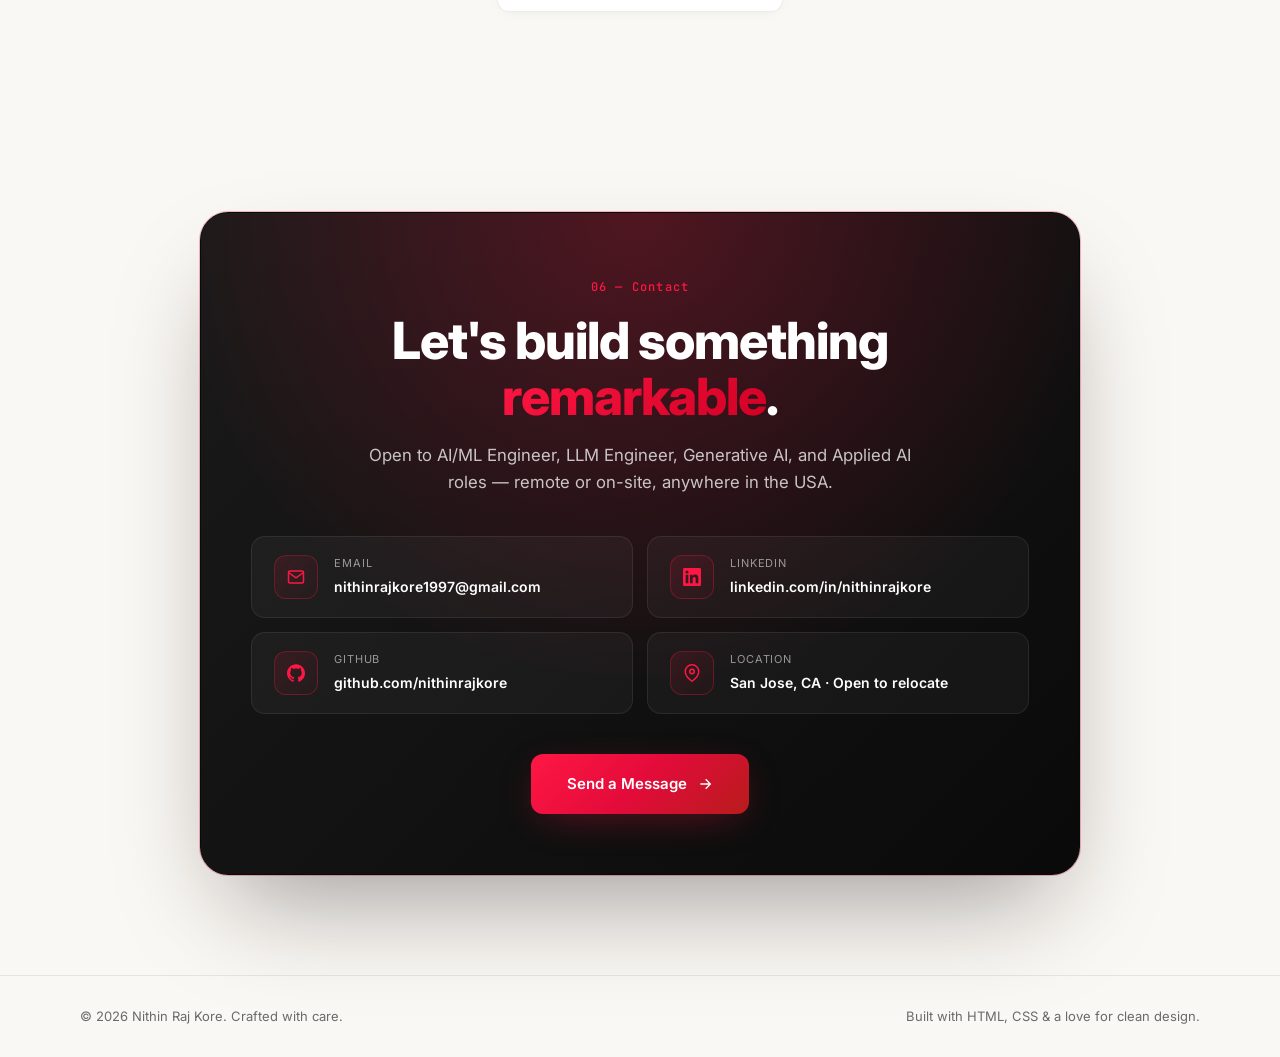
<file: crimson-light/index.html>
<!DOCTYPE html>
<html lang="en">
<head>
<meta charset="UTF-8" />
<meta name="viewport" content="width=device-width, initial-scale=1.0" />
<meta name="description" content="Nithin Raj Kore — AI/ML Engineer building end-to-end ML systems with LangChain, RAG, Azure OpenAI, and modern data platforms." />
<meta name="author" content="Nithin Raj Kore" />
<meta name="theme-color" content="#faf8f4" />
<meta property="og:title" content="Nithin Raj Kore — AI/ML Engineer" />
<meta property="og:description" content="AI/ML Engineer specializing in LLMs, RAG, and end-to-end ML systems." />
<meta property="og:type" content="website" />
<title>Nithin Raj Kore — AI/ML Engineer · Crimson Light</title>
<link rel="preconnect" href="https://fonts.googleapis.com" />
<link rel="preconnect" href="https://fonts.gstatic.com" crossorigin />
<link href="https://fonts.googleapis.com/css2?family=Inter:wght@300;400;500;600;700;800;900&family=JetBrains+Mono:wght@400;500;700&display=swap" rel="stylesheet" />
<link rel="stylesheet" href="styles.css" />
<link rel="icon" type="image/svg+xml" href="data:image/svg+xml,%3Csvg xmlns='http://www.w3.org/2000/svg' viewBox='0 0 100 100'%3E%3Cdefs%3E%3ClinearGradient id='g' x1='0' x2='1' y1='0' y2='1'%3E%3Cstop offset='0%25' stop-color='%23ff1744'/%3E%3Cstop offset='100%25' stop-color='%23b71c1c'/%3E%3C/linearGradient%3E%3C/defs%3E%3Crect width='100' height='100' rx='20' fill='url(%23g)'/%3E%3Ctext x='50' y='68' font-family='Inter,sans-serif' font-size='52' font-weight='800' fill='white' text-anchor='middle'%3EN%3C/text%3E%3C/svg%3E" />
</head>
<body>

<!-- Back to picker -->
<a href="../themes/" class="back-picker">← All Themes</a>

<!-- Custom cursor -->
<div class="cursor-glow" id="cursorGlow"></div>
<div class="cursor-dot" id="cursorDot"></div>

<!-- Scroll progress bar -->
<div class="scroll-progress" id="scrollProgress"></div>

<!-- Animated background -->
<canvas id="particleCanvas" class="particle-canvas"></canvas>
<div class="bg-grid"></div>
<div class="bg-glow glow-1"></div>
<div class="bg-glow glow-2"></div>
<div class="bg-glow glow-3"></div>
<div class="noise"></div>

<!-- Section indicator dots -->
<aside class="section-indicator" aria-hidden="true">
  <a href="#top" class="dot-link active" data-label="Home"><span></span></a>
  <a href="#about" class="dot-link" data-label="About"><span></span></a>
  <a href="#skills" class="dot-link" data-label="Skills"><span></span></a>
  <a href="#experience" class="dot-link" data-label="Experience"><span></span></a>
  <a href="#education" class="dot-link" data-label="Education"><span></span></a>
  <a href="#projects" class="dot-link" data-label="Projects"><span></span></a>
  <a href="#contact" class="dot-link" data-label="Contact"><span></span></a>
</aside>

<!-- Command Palette (Cmd+K) -->
<div class="cmdk-overlay" id="cmdkOverlay">
  <div class="cmdk">
    <div class="cmdk-header">
      <svg viewBox="0 0 24 24" fill="none" stroke="currentColor" stroke-width="2"><circle cx="11" cy="11" r="8"/><path d="m21 21-4.3-4.3"/></svg>
      <input id="cmdkInput" placeholder="Jump to a section, project, or contact…" autocomplete="off" />
      <kbd>ESC</kbd>
    </div>
    <div class="cmdk-list" id="cmdkList"></div>
    <div class="cmdk-footer">
      <span><kbd>↑↓</kbd> Navigate</span>
      <span><kbd>↵</kbd> Open</span>
      <span><kbd>⌘K</kbd> Toggle</span>
    </div>
  </div>
</div>

<!-- Navigation -->
<nav class="nav">
  <a href="#top" class="nav-logo">
    <span class="logo-mark">N</span>
    <span class="logo-text">Nithin Raj Kore</span>
  </a>
  <div class="nav-links">
    <a href="#about" data-nav="about">About</a>
    <a href="#skills" data-nav="skills">Skills</a>
    <a href="#experience" data-nav="experience">Experience</a>
    <a href="#education" data-nav="education">Education</a>
    <a href="#projects" data-nav="projects">Projects</a>
    <button class="nav-cmdk" id="cmdkOpen" aria-label="Open command palette">
      <svg viewBox="0 0 24 24" fill="none" stroke="currentColor" stroke-width="2"><circle cx="11" cy="11" r="8"/><path d="m21 21-4.3-4.3"/></svg>
      <kbd>⌘K</kbd>
    </button>
    <a href="#contact" class="nav-cta">Contact</a>
  </div>
  <button class="nav-toggle" aria-label="Toggle menu" id="navToggle">
    <span></span><span></span><span></span>
  </button>
</nav>

<!-- Hero -->
<section id="top" class="hero">
  <div class="hero-content">
    <div class="hero-badge reveal">
      <span class="dot"></span> Available for AI/ML opportunities
    </div>
    <h1 class="hero-title reveal">
      Hi, I'm <span class="gradient-text">Nithin Raj Kore</span>
    </h1>
    <h2 class="hero-subtitle reveal">
      I build <span class="typed" id="typed"></span><span class="caret">|</span>
    </h2>
    <p class="hero-description reveal">
      AI/ML Engineer designing and shipping production-grade ML and Generative AI systems — from LLM agents and RAG pipelines to large-scale data platforms.
      Currently engineering AI products at <strong>Key Pixel Software Solutions</strong> in San Jose.
    </p>
    <div class="hero-cta reveal">
      <a href="#projects" class="btn btn-primary magnetic">
        <span>View My Work</span>
        <svg viewBox="0 0 24 24" fill="none" stroke="currentColor" stroke-width="2"><path d="M5 12h14M13 5l7 7-7 7"/></svg>
      </a>
      <a href="#contact" class="btn btn-ghost magnetic"><span>Get in Touch</span></a>
    </div>
    <div class="hero-socials reveal">
      <a href="https://github.com/nithinrajkore" target="_blank" rel="noopener" aria-label="GitHub" class="magnetic-sm">
        <svg viewBox="0 0 24 24" fill="currentColor"><path d="M12 .297c-6.63 0-12 5.373-12 12 0 5.303 3.438 9.8 8.205 11.385.6.113.82-.258.82-.577 0-.285-.01-1.04-.015-2.04-3.338.724-4.042-1.61-4.042-1.61C4.422 18.07 3.633 17.7 3.633 17.7c-1.087-.744.084-.729.084-.729 1.205.084 1.838 1.236 1.838 1.236 1.07 1.835 2.809 1.305 3.495.998.108-.776.417-1.305.76-1.605-2.665-.3-5.466-1.332-5.466-5.93 0-1.31.465-2.38 1.235-3.22-.135-.303-.54-1.523.105-3.176 0 0 1.005-.322 3.3 1.23.96-.267 1.98-.4 3-.405 1.02.005 2.04.138 3 .405 2.28-1.552 3.285-1.23 3.285-1.23.645 1.653.24 2.873.12 3.176.765.84 1.23 1.91 1.23 3.22 0 4.61-2.805 5.625-5.475 5.92.42.36.81 1.096.81 2.22 0 1.606-.015 2.896-.015 3.286 0 .315.21.69.825.57C20.565 22.092 24 17.592 24 12.297c0-6.627-5.373-12-12-12"/></svg>
      </a>
      <a href="https://www.linkedin.com/in/nithinrajkore/" target="_blank" rel="noopener" aria-label="LinkedIn" class="magnetic-sm">
        <svg viewBox="0 0 24 24" fill="currentColor"><path d="M20.447 20.452h-3.554v-5.569c0-1.328-.027-3.037-1.852-3.037-1.853 0-2.136 1.445-2.136 2.939v5.667H9.351V9h3.414v1.561h.046c.477-.9 1.637-1.85 3.37-1.85 3.601 0 4.267 2.37 4.267 5.455v6.286zM5.337 7.433a2.062 2.062 0 01-2.063-2.065 2.063 2.063 0 112.063 2.065zm1.782 13.019H3.555V9h3.564v11.452zM22.225 0H1.771C.792 0 0 .774 0 1.729v20.542C0 23.227.792 24 1.771 24h20.451C23.2 24 24 23.227 24 22.271V1.729C24 .774 23.2 0 22.222 0h.003z"/></svg>
      </a>
      <a href="mailto:nithinrajkore1997@gmail.com" aria-label="Email" class="magnetic-sm">
        <svg viewBox="0 0 24 24" fill="none" stroke="currentColor" stroke-width="2"><path d="M4 4h16c1.1 0 2 .9 2 2v12c0 1.1-.9 2-2 2H4c-1.1 0-2-.9-2-2V6c0-1.1.9-2 2-2z"/><polyline points="22,6 12,13 2,6"/></svg>
      </a>
    </div>
    <div class="hero-scroll-hint reveal">
      <span>Scroll</span>
      <svg viewBox="0 0 24 24" fill="none" stroke="currentColor" stroke-width="2"><path d="M12 5v14M19 12l-7 7-7-7"/></svg>
    </div>
  </div>
  <div class="hero-visual reveal">
    <div class="orbit">
      <div class="orbit-ring r1"></div>
      <div class="orbit-ring r2"></div>
      <div class="orbit-ring r3"></div>
      <div class="orbit-core">
        <div class="orbit-pulse"></div>
        <span>AI</span>
      </div>
      <div class="chip chip-1">LLM</div>
      <div class="chip chip-2">RAG</div>
      <div class="chip chip-3">Python</div>
      <div class="chip chip-4">LangGraph</div>
      <div class="chip chip-5">PyTorch</div>
      <div class="chip chip-6">GCP</div>
    </div>
  </div>
</section>

<!-- Live Stats Dashboard -->
<section class="stats-bar reveal">
  <div class="stat-pill">
    <div class="stat-number" data-counter="5">0</div>
    <div class="stat-text">Years building<br/>ML systems</div>
  </div>
  <div class="stat-pill">
    <div class="stat-number" data-counter="13">0</div>
    <div class="stat-text">Open-source<br/>repositories</div>
  </div>
  <div class="stat-pill">
    <div class="stat-number" data-counter="40">0</div>
    <div class="stat-text suffix">+ ML & AI<br/>technologies</div>
  </div>
  <div class="stat-pill">
    <div class="stat-number">4.0</div>
    <div class="stat-text">M.S. GPA<br/>at Buffalo</div>
  </div>
  <div class="stat-pill live">
    <div class="stat-dot"></div>
    <div class="stat-text"><strong>Status:</strong> Open<br/>to opportunities</div>
  </div>
</section>

<!-- About -->
<section id="about" class="section">
  <div class="section-head reveal">
    <span class="eyebrow">01 — About</span>
    <h2 class="section-title">Building intelligent systems <span class="gradient-text">that ship</span>.</h2>
  </div>
  <div class="about-grid">
    <div class="about-text reveal">
      <p>
        I'm an AI/ML Engineer with 5+ years of experience taking machine learning systems from notebook to production.
        My focus is on <strong>Generative AI</strong>, <strong>LLM agents</strong>, and the data infrastructure required to power them at scale.
      </p>
      <p>
        At <strong>Key Pixel</strong>, I architect LLM-driven products using LangChain, LangGraph, RAG, and Azure OpenAI.
        Earlier at <strong>Infosys</strong>, I shipped large-scale data pipelines on PySpark and GCP that processed millions of records daily.
      </p>
      <p>
        I hold an <strong>M.S. in Data Science from the University at Buffalo (4.0 GPA)</strong>. I love working at the intersection of
        cutting-edge research and practical engineering — turning models into products people use.
      </p>
      <div class="about-highlights">
        <div class="highlight-item"><span class="hi-icon">⚡</span> Production LLM agents</div>
        <div class="highlight-item"><span class="hi-icon">🔍</span> RAG at scale</div>
        <div class="highlight-item"><span class="hi-icon">📊</span> Data pipelines</div>
        <div class="highlight-item"><span class="hi-icon">☁️</span> Cloud-native MLOps</div>
      </div>
    </div>
    <div class="about-stats reveal" data-tilt>
      <div class="stat-card">
        <div class="stat-value" data-counter="5">0</div>
        <div class="stat-label">Years building ML & data systems</div>
      </div>
      <div class="stat-card">
        <div class="stat-value">4.0</div>
        <div class="stat-label">M.S. Data Science GPA, UB</div>
      </div>
      <div class="stat-card">
        <div class="stat-value" data-counter="13">0</div>
        <div class="stat-label">Open-source ML repos</div>
      </div>
      <div class="stat-card highlight">
        <div class="stat-value">∞</div>
        <div class="stat-label">Curiosity for what's next</div>
      </div>
    </div>
  </div>
</section>

<!-- Skills -->
<section id="skills" class="section">
  <div class="section-head reveal">
    <span class="eyebrow">02 — Skills</span>
    <h2 class="section-title">The toolkit behind <span class="gradient-text">production ML</span>.</h2>
  </div>
  <div class="skills-grid">
    <div class="skill-card reveal" data-tilt>
      <div class="skill-icon"><svg viewBox="0 0 24 24" fill="none" stroke="currentColor" stroke-width="2"><path d="M21 15a2 2 0 0 1-2 2H7l-4 4V5a2 2 0 0 1 2-2h14a2 2 0 0 1 2 2z"/></svg></div>
      <h3>Generative AI & LLMs</h3>
      <div class="skill-bar"><div class="skill-fill" data-level="95"></div></div>
      <div class="skill-tags">
        <span>LangChain</span><span>LangGraph</span><span>RAG</span><span>Azure OpenAI</span>
        <span>GPT-4</span><span>Prompt Engineering</span><span>Fine-tuning</span>
        <span>FAISS</span><span>Pinecone</span><span>AI Agents</span>
      </div>
    </div>
    <div class="skill-card reveal" data-tilt>
      <div class="skill-icon"><svg viewBox="0 0 24 24" fill="none" stroke="currentColor" stroke-width="2"><path d="M9 19c-5 1.5-5-2.5-7-3m14 6v-3.87a3.37 3.37 0 0 0-.94-2.61c3.14-.35 6.44-1.54 6.44-7A5.44 5.44 0 0 0 20 4.77 5.07 5.07 0 0 0 19.91 1S18.73.65 16 2.48a13.38 13.38 0 0 0-7 0C6.27.65 5.09 1 5.09 1A5.07 5.07 0 0 0 5 4.77a5.44 5.44 0 0 0-1.5 3.78c0 5.42 3.3 6.61 6.44 7A3.37 3.37 0 0 0 9 18.13V22"/></svg></div>
      <h3>Machine Learning</h3>
      <div class="skill-bar"><div class="skill-fill" data-level="92"></div></div>
      <div class="skill-tags">
        <span>PyTorch</span><span>TensorFlow</span><span>Keras</span><span>scikit-learn</span>
        <span>MLflow</span><span>XGBoost</span><span>NLP</span><span>Computer Vision</span>
        <span>Reinforcement Learning</span>
      </div>
    </div>
    <div class="skill-card reveal" data-tilt>
      <div class="skill-icon"><svg viewBox="0 0 24 24" fill="none" stroke="currentColor" stroke-width="2"><ellipse cx="12" cy="5" rx="9" ry="3"/><path d="M21 12c0 1.66-4 3-9 3s-9-1.34-9-3"/><path d="M3 5v14c0 1.66 4 3 9 3s9-1.34 9-3V5"/></svg></div>
      <h3>Data Engineering</h3>
      <div class="skill-bar"><div class="skill-fill" data-level="90"></div></div>
      <div class="skill-tags">
        <span>PySpark</span><span>Apache Spark</span><span>Airflow</span><span>Dataflow</span>
        <span>BigQuery</span><span>SQL</span><span>ETL/ELT</span><span>Kafka</span>
        <span>Snowflake</span>
      </div>
    </div>
    <div class="skill-card reveal" data-tilt>
      <div class="skill-icon"><svg viewBox="0 0 24 24" fill="none" stroke="currentColor" stroke-width="2"><path d="M18 10h-1.26A8 8 0 1 0 9 20h9a5 5 0 0 0 0-10z"/></svg></div>
      <h3>Cloud & MLOps</h3>
      <div class="skill-bar"><div class="skill-fill" data-level="88"></div></div>
      <div class="skill-tags">
        <span>GCP</span><span>Azure</span><span>AWS</span><span>Vertex AI</span>
        <span>Docker</span><span>Kubernetes</span><span>CI/CD</span><span>Terraform</span>
        <span>Git</span>
      </div>
    </div>
    <div class="skill-card reveal" data-tilt>
      <div class="skill-icon"><svg viewBox="0 0 24 24" fill="none" stroke="currentColor" stroke-width="2"><polyline points="16 18 22 12 16 6"/><polyline points="8 6 2 12 8 18"/></svg></div>
      <h3>Languages & Frameworks</h3>
      <div class="skill-bar"><div class="skill-fill" data-level="93"></div></div>
      <div class="skill-tags">
        <span>Python</span><span>SQL</span><span>Bash</span><span>FastAPI</span>
        <span>Flask</span><span>Streamlit</span><span>REST APIs</span>
      </div>
    </div>
    <div class="skill-card reveal" data-tilt>
      <div class="skill-icon"><svg viewBox="0 0 24 24" fill="none" stroke="currentColor" stroke-width="2"><path d="M3 3v18h18"/><path d="M18 17V9"/><path d="M13 17V5"/><path d="M8 17v-3"/></svg></div>
      <h3>Analytics & BI</h3>
      <div class="skill-bar"><div class="skill-fill" data-level="85"></div></div>
      <div class="skill-tags">
        <span>Pandas</span><span>NumPy</span><span>Matplotlib</span><span>Seaborn</span>
        <span>Tableau</span><span>Power BI</span><span>Statistical Modeling</span>
      </div>
    </div>
  </div>
</section>

<!-- Experience -->
<section id="experience" class="section">
  <div class="section-head reveal">
    <span class="eyebrow">03 — Experience</span>
    <h2 class="section-title">Where I've <span class="gradient-text">shipped impact</span>.</h2>
  </div>
  <div class="timeline">
    <div class="timeline-item reveal">
      <div class="timeline-dot"></div>
      <div class="timeline-card" data-tilt>
        <div class="timeline-header">
          <div>
            <h3>ML / AI Engineer</h3>
            <h4>Key Pixel Software Solutions</h4>
          </div>
          <div class="timeline-meta">
            <span class="badge">Feb 2024 — Present</span>
            <span class="location">San Jose, CA</span>
          </div>
        </div>
        <ul class="timeline-list">
          <li>Architected and shipped <strong>LLM-powered agents</strong> using LangChain and LangGraph for enterprise document intelligence and workflow automation.</li>
          <li>Built <strong>retrieval-augmented generation (RAG) pipelines</strong> on Azure OpenAI with FAISS/Pinecone vector stores, improving answer accuracy and grounding for production users.</li>
          <li>Engineered prompt-engineering and fine-tuning workflows for GPT-4–class models; created evaluation harnesses for hallucination, latency, and cost.</li>
          <li>Deployed ML services with Docker/Kubernetes on Azure and GCP; instrumented observability for end-to-end inference pipelines.</li>
        </ul>
      </div>
    </div>
    <div class="timeline-item reveal">
      <div class="timeline-dot"></div>
      <div class="timeline-card" data-tilt>
        <div class="timeline-header">
          <div>
            <h3>Senior Data Engineer / Data Engineer</h3>
            <h4>Infosys</h4>
          </div>
          <div class="timeline-meta">
            <span class="badge">Sep 2019 — May 2022</span>
            <span class="location">Hyderabad, India</span>
          </div>
        </div>
        <ul class="timeline-list">
          <li>Built and operated <strong>large-scale data pipelines</strong> on PySpark, Apache Spark, and BigQuery processing millions of records daily for enterprise clients.</li>
          <li>Designed dimensional data models, ETL/ELT workflows, and orchestration on GCP Dataflow and Airflow.</li>
          <li>Owned production reliability and performance — tuning Spark jobs, optimizing queries, and reducing pipeline runtime and cloud spend.</li>
          <li>Partnered with analytics and ML teams to deliver cleaned, governed datasets feeding downstream modeling and reporting.</li>
        </ul>
      </div>
    </div>
  </div>
</section>

<!-- Education -->
<section id="education" class="section">
  <div class="section-head reveal">
    <span class="eyebrow">04 — Education</span>
    <h2 class="section-title">Where I learned the <span class="gradient-text">fundamentals</span>.</h2>
  </div>
  <div class="education-grid">
    <div class="edu-card reveal" data-tilt>
      <div class="edu-badge">Master's</div>
      <h3>M.S. in Data Science</h3>
      <h4>University at Buffalo, SUNY</h4>
      <div class="edu-meta">
        <span class="gpa">GPA 4.0 / 4.0</span>
      </div>
      <p>Advanced coursework in machine learning, deep learning, statistical modeling, NLP, big-data analytics, and data systems.</p>
    </div>
    <div class="edu-card reveal" data-tilt>
      <div class="edu-badge">Bachelor's</div>
      <h3>B.E. in Electronics & Communication</h3>
      <h4>Vasavi College of Engineering</h4>
      <div class="edu-meta">
        <span class="gpa">Engineering Foundation</span>
      </div>
      <p>Foundations in mathematics, signal processing, programming, and systems engineering — the bedrock for an ML career.</p>
    </div>
  </div>
</section>

<!-- Projects -->
<section id="projects" class="section">
  <div class="section-head reveal">
    <span class="eyebrow">05 — Projects</span>
    <h2 class="section-title">Things I've <span class="gradient-text">built</span>.</h2>
    <p class="section-sub">A selection of open-source work spanning Generative AI, deep learning, classical ML, and data engineering.</p>
  </div>

  <div class="project-filters reveal" id="projectFilters">
    <button class="filter-btn active" data-filter="all">All <span class="filter-count" id="count-all">12</span></button>
    <button class="filter-btn" data-filter="genai">GenAI / LLM</button>
    <button class="filter-btn" data-filter="dl">Deep Learning</button>
    <button class="filter-btn" data-filter="ml">Classical ML</button>
    <button class="filter-btn" data-filter="data">Data / NLP</button>
  </div>

  <div class="projects-grid" id="projectsGrid">

    <a class="project-card featured reveal" data-tilt data-categories="genai" href="https://github.com/nithinrajkore/PD_AI_AGENT" target="_blank" rel="noopener">
      <div class="project-header">
        <span class="project-tag">Featured · AI Agent</span>
        <svg class="ext" viewBox="0 0 24 24" fill="none" stroke="currentColor" stroke-width="2"><path d="M7 17L17 7M7 7h10v10"/></svg>
      </div>
      <h3>PD AI Agent</h3>
      <p>AI agent for orchestrating open-source semiconductor physical-design flows — automating EDA tooling with LLM-driven planning.</p>
      <div class="project-tags"><span>Python</span><span>LLM Agents</span><span>EDA</span></div>
    </a>

    <a class="project-card reveal" data-tilt data-categories="genai" href="https://github.com/nithinrajkore/PDF-DataAnalyzer" target="_blank" rel="noopener">
      <div class="project-header">
        <span class="project-tag">RAG · GenAI</span>
        <svg class="ext" viewBox="0 0 24 24" fill="none" stroke="currentColor" stroke-width="2"><path d="M7 17L17 7M7 7h10v10"/></svg>
      </div>
      <h3>PDF Data Analyzer</h3>
      <p>RAG-based PDF question-answering app using Google Gemini, LangChain, FAISS, and Streamlit. Ask any PDF natural-language questions.</p>
      <div class="project-tags"><span>LangChain</span><span>Gemini</span><span>FAISS</span><span>Streamlit</span></div>
    </a>

    <a class="project-card reveal" data-tilt data-categories="genai data" href="https://github.com/nithinrajkore/healthcentral-prototype" target="_blank" rel="noopener">
      <div class="project-header">
        <span class="project-tag">BI · Conversational AI</span>
        <svg class="ext" viewBox="0 0 24 24" fill="none" stroke="currentColor" stroke-width="2"><path d="M7 17L17 7M7 7h10v10"/></svg>
      </div>
      <h3>HealthCentral Campaign Hub</h3>
      <p>Multi-source BI prototype with a conversational AI agent unifying Sigma, Adobe Analytics, and DCM for marketing intelligence.</p>
      <div class="project-tags"><span>Python</span><span>BI</span><span>Conversational AI</span></div>
    </a>

    <a class="project-card reveal" data-tilt data-categories="dl" href="https://github.com/nithinrajkore/Deep-Learning" target="_blank" rel="noopener">
      <div class="project-header">
        <span class="project-tag">Deep Learning</span>
        <svg class="ext" viewBox="0 0 24 24" fill="none" stroke="currentColor" stroke-width="2"><path d="M7 17L17 7M7 7h10v10"/></svg>
      </div>
      <h3>Deep Learning Suite</h3>
      <p>ANN and CNN implementations: bank-churn prediction, heart-failure prediction, cat/dog image classifier, and rock-paper-scissors detection.</p>
      <div class="project-tags"><span>TensorFlow</span><span>Keras</span><span>CNN</span><span>ANN</span></div>
    </a>

    <a class="project-card reveal" data-tilt data-categories="dl" href="https://github.com/nithinrajkore/NetflixStockPricePrediction" target="_blank" rel="noopener">
      <div class="project-header">
        <span class="project-tag">DL · MLOps</span>
        <svg class="ext" viewBox="0 0 24 24" fill="none" stroke="currentColor" stroke-width="2"><path d="M7 17L17 7M7 7h10v10"/></svg>
      </div>
      <h3>Netflix Stock Forecasting</h3>
      <p>End-to-end ANN-based Netflix stock price forecasting with a deployed Flask app — full pipeline from data to live inference.</p>
      <div class="project-tags"><span>ANN</span><span>Flask</span><span>End-to-End</span></div>
    </a>

    <a class="project-card reveal" data-tilt data-categories="ml" href="https://github.com/nithinrajkore/Classification-Models" target="_blank" rel="noopener">
      <div class="project-header">
        <span class="project-tag">Classical ML</span>
        <svg class="ext" viewBox="0 0 24 24" fill="none" stroke="currentColor" stroke-width="2"><path d="M7 17L17 7M7 7h10v10"/></svg>
      </div>
      <h3>Classification Benchmarks</h3>
      <p>7 classification algorithms benchmarked side-by-side — Logistic Regression, SVM, KNN, Naive Bayes, Decision Tree, Random Forest, kernel SVM.</p>
      <div class="project-tags"><span>scikit-learn</span><span>Benchmarking</span></div>
    </a>

    <a class="project-card reveal" data-tilt data-categories="ml" href="https://github.com/nithinrajkore/Regression-Models" target="_blank" rel="noopener">
      <div class="project-header">
        <span class="project-tag">Classical ML</span>
        <svg class="ext" viewBox="0 0 24 24" fill="none" stroke="currentColor" stroke-width="2"><path d="M7 17L17 7M7 7h10v10"/></svg>
      </div>
      <h3>Regression Models</h3>
      <p>5 regression algorithms with full statistical analysis — Linear, Multiple LR, SVR, Decision Tree, and Random Forest Regression.</p>
      <div class="project-tags"><span>scikit-learn</span><span>Statistics</span></div>
    </a>

    <a class="project-card reveal" data-tilt data-categories="data" href="https://github.com/nithinrajkore/NLP" target="_blank" rel="noopener">
      <div class="project-header">
        <span class="project-tag">NLP</span>
        <svg class="ext" viewBox="0 0 24 24" fill="none" stroke="currentColor" stroke-width="2"><path d="M7 17L17 7M7 7h10v10"/></svg>
      </div>
      <h3>NLP — Sentiment Analysis</h3>
      <p>Sentiment analysis pipeline using Bag-of-Words and Gaussian Naive Bayes on 1,000 restaurant reviews with NLTK and scikit-learn.</p>
      <div class="project-tags"><span>NLTK</span><span>BoW</span><span>Naive Bayes</span></div>
    </a>

    <a class="project-card reveal" data-tilt data-categories="ml" href="https://github.com/nithinrajkore/Reinforcement-Learning" target="_blank" rel="noopener">
      <div class="project-header">
        <span class="project-tag">Reinforcement Learning</span>
        <svg class="ext" viewBox="0 0 24 24" fill="none" stroke="currentColor" stroke-width="2"><path d="M7 17L17 7M7 7h10v10"/></svg>
      </div>
      <h3>Multi-Armed Bandit (UCB)</h3>
      <p>Upper Confidence Bound algorithm for ad click-through-rate optimization across 10,000 rounds.</p>
      <div class="project-tags"><span>RL</span><span>UCB</span><span>Optimization</span></div>
    </a>

    <a class="project-card reveal" data-tilt data-categories="ml" href="https://github.com/nithinrajkore/Clustering" target="_blank" rel="noopener">
      <div class="project-header">
        <span class="project-tag">Unsupervised</span>
        <svg class="ext" viewBox="0 0 24 24" fill="none" stroke="currentColor" stroke-width="2"><path d="M7 17L17 7M7 7h10v10"/></svg>
      </div>
      <h3>Clustering</h3>
      <p>K-Means and Hierarchical Clustering with dendrogram visualization using scikit-learn and SciPy.</p>
      <div class="project-tags"><span>K-Means</span><span>SciPy</span></div>
    </a>

    <a class="project-card reveal" data-tilt data-categories="data" href="https://github.com/nithinrajkore/Association-Rules" target="_blank" rel="noopener">
      <div class="project-header">
        <span class="project-tag">Mining</span>
        <svg class="ext" viewBox="0 0 24 24" fill="none" stroke="currentColor" stroke-width="2"><path d="M7 17L17 7M7 7h10v10"/></svg>
      </div>
      <h3>Association Rules</h3>
      <p>Market-basket analysis with Apriori and Eclat algorithms on grocery transaction data using mlxtend.</p>
      <div class="project-tags"><span>Apriori</span><span>Eclat</span><span>mlxtend</span></div>
    </a>

    <a class="project-card reveal" data-tilt data-categories="data" href="https://github.com/nithinrajkore/Data-Preprocessing" target="_blank" rel="noopener">
      <div class="project-header">
        <span class="project-tag">Foundations</span>
        <svg class="ext" viewBox="0 0 24 24" fill="none" stroke="currentColor" stroke-width="2"><path d="M7 17L17 7M7 7h10v10"/></svg>
      </div>
      <h3>Data Preprocessing Pipeline</h3>
      <p>Complete preprocessing pipeline — imputation, one-hot encoding, train/test split, and feature scaling using scikit-learn.</p>
      <div class="project-tags"><span>scikit-learn</span><span>Pipelines</span></div>
    </a>

  </div>
  <div class="projects-cta">
    <a href="https://github.com/nithinrajkore" target="_blank" rel="noopener" class="btn btn-ghost magnetic">
      <span>See all repositories on GitHub</span>
      <svg viewBox="0 0 24 24" fill="none" stroke="currentColor" stroke-width="2"><path d="M5 12h14M13 5l7 7-7 7"/></svg>
    </a>
  </div>
</section>

<!-- Contact -->
<section id="contact" class="section contact-section">
  <div class="contact-card reveal" data-tilt>
    <span class="eyebrow">06 — Contact</span>
    <h2 class="contact-title">Let's build something <span class="gradient-text">remarkable</span>.</h2>
    <p class="contact-sub">
      Open to AI/ML Engineer, LLM Engineer, Generative AI, and Applied AI roles — remote or on-site, anywhere in the USA.
    </p>
    <div class="contact-grid">
      <a class="contact-item magnetic-sm" href="mailto:nithinrajkore1997@gmail.com">
        <div class="contact-icon"><svg viewBox="0 0 24 24" fill="none" stroke="currentColor" stroke-width="2"><path d="M4 4h16c1.1 0 2 .9 2 2v12c0 1.1-.9 2-2 2H4c-1.1 0-2-.9-2-2V6c0-1.1.9-2 2-2z"/><polyline points="22,6 12,13 2,6"/></svg></div>
        <div>
          <div class="contact-label">Email</div>
          <div class="contact-value">nithinrajkore1997@gmail.com</div>
        </div>
      </a>
      <a class="contact-item magnetic-sm" href="https://www.linkedin.com/in/nithinrajkore/" target="_blank" rel="noopener">
        <div class="contact-icon"><svg viewBox="0 0 24 24" fill="currentColor"><path d="M20.447 20.452h-3.554v-5.569c0-1.328-.027-3.037-1.852-3.037-1.853 0-2.136 1.445-2.136 2.939v5.667H9.351V9h3.414v1.561h.046c.477-.9 1.637-1.85 3.37-1.85 3.601 0 4.267 2.37 4.267 5.455v6.286zM5.337 7.433a2.062 2.062 0 01-2.063-2.065 2.063 2.063 0 112.063 2.065zm1.782 13.019H3.555V9h3.564v11.452zM22.225 0H1.771C.792 0 0 .774 0 1.729v20.542C0 23.227.792 24 1.771 24h20.451C23.2 24 24 23.227 24 22.271V1.729C24 .774 23.2 0 22.222 0h.003z"/></svg></div>
        <div>
          <div class="contact-label">LinkedIn</div>
          <div class="contact-value">linkedin.com/in/nithinrajkore</div>
        </div>
      </a>
      <a class="contact-item magnetic-sm" href="https://github.com/nithinrajkore" target="_blank" rel="noopener">
        <div class="contact-icon"><svg viewBox="0 0 24 24" fill="currentColor"><path d="M12 .297c-6.63 0-12 5.373-12 12 0 5.303 3.438 9.8 8.205 11.385.6.113.82-.258.82-.577 0-.285-.01-1.04-.015-2.04-3.338.724-4.042-1.61-4.042-1.61C4.422 18.07 3.633 17.7 3.633 17.7c-1.087-.744.084-.729.084-.729 1.205.084 1.838 1.236 1.838 1.236 1.07 1.835 2.809 1.305 3.495.998.108-.776.417-1.305.76-1.605-2.665-.3-5.466-1.332-5.466-5.93 0-1.31.465-2.38 1.235-3.22-.135-.303-.54-1.523.105-3.176 0 0 1.005-.322 3.3 1.23.96-.267 1.98-.4 3-.405 1.02.005 2.04.138 3 .405 2.28-1.552 3.285-1.23 3.285-1.23.645 1.653.24 2.873.12 3.176.765.84 1.23 1.91 1.23 3.22 0 4.61-2.805 5.625-5.475 5.92.42.36.81 1.096.81 2.22 0 1.606-.015 2.896-.015 3.286 0 .315.21.69.825.57C20.565 22.092 24 17.592 24 12.297c0-6.627-5.373-12-12-12"/></svg></div>
        <div>
          <div class="contact-label">GitHub</div>
          <div class="contact-value">github.com/nithinrajkore</div>
        </div>
      </a>
      <a class="contact-item magnetic-sm" href="#top">
        <div class="contact-icon"><svg viewBox="0 0 24 24" fill="none" stroke="currentColor" stroke-width="2"><path d="M21 10c0 7-9 13-9 13s-9-6-9-13a9 9 0 0 1 18 0z"/><circle cx="12" cy="10" r="3"/></svg></div>
        <div>
          <div class="contact-label">Location</div>
          <div class="contact-value">San Jose, CA · Open to relocate</div>
        </div>
      </a>
    </div>
    <a href="mailto:nithinrajkore1997@gmail.com" class="btn btn-primary btn-large magnetic">
      <span>Send a Message</span>
      <svg viewBox="0 0 24 24" fill="none" stroke="currentColor" stroke-width="2"><path d="M5 12h14M13 5l7 7-7 7"/></svg>
    </a>
  </div>
</section>

<footer class="footer">
  <div>© <span id="year"></span> Nithin Raj Kore. Crafted with care.</div>
  <div class="footer-right">Built with HTML, CSS & a love for clean design.</div>
</footer>

<script src="script.js"></script>
</body>
</html>
</file>
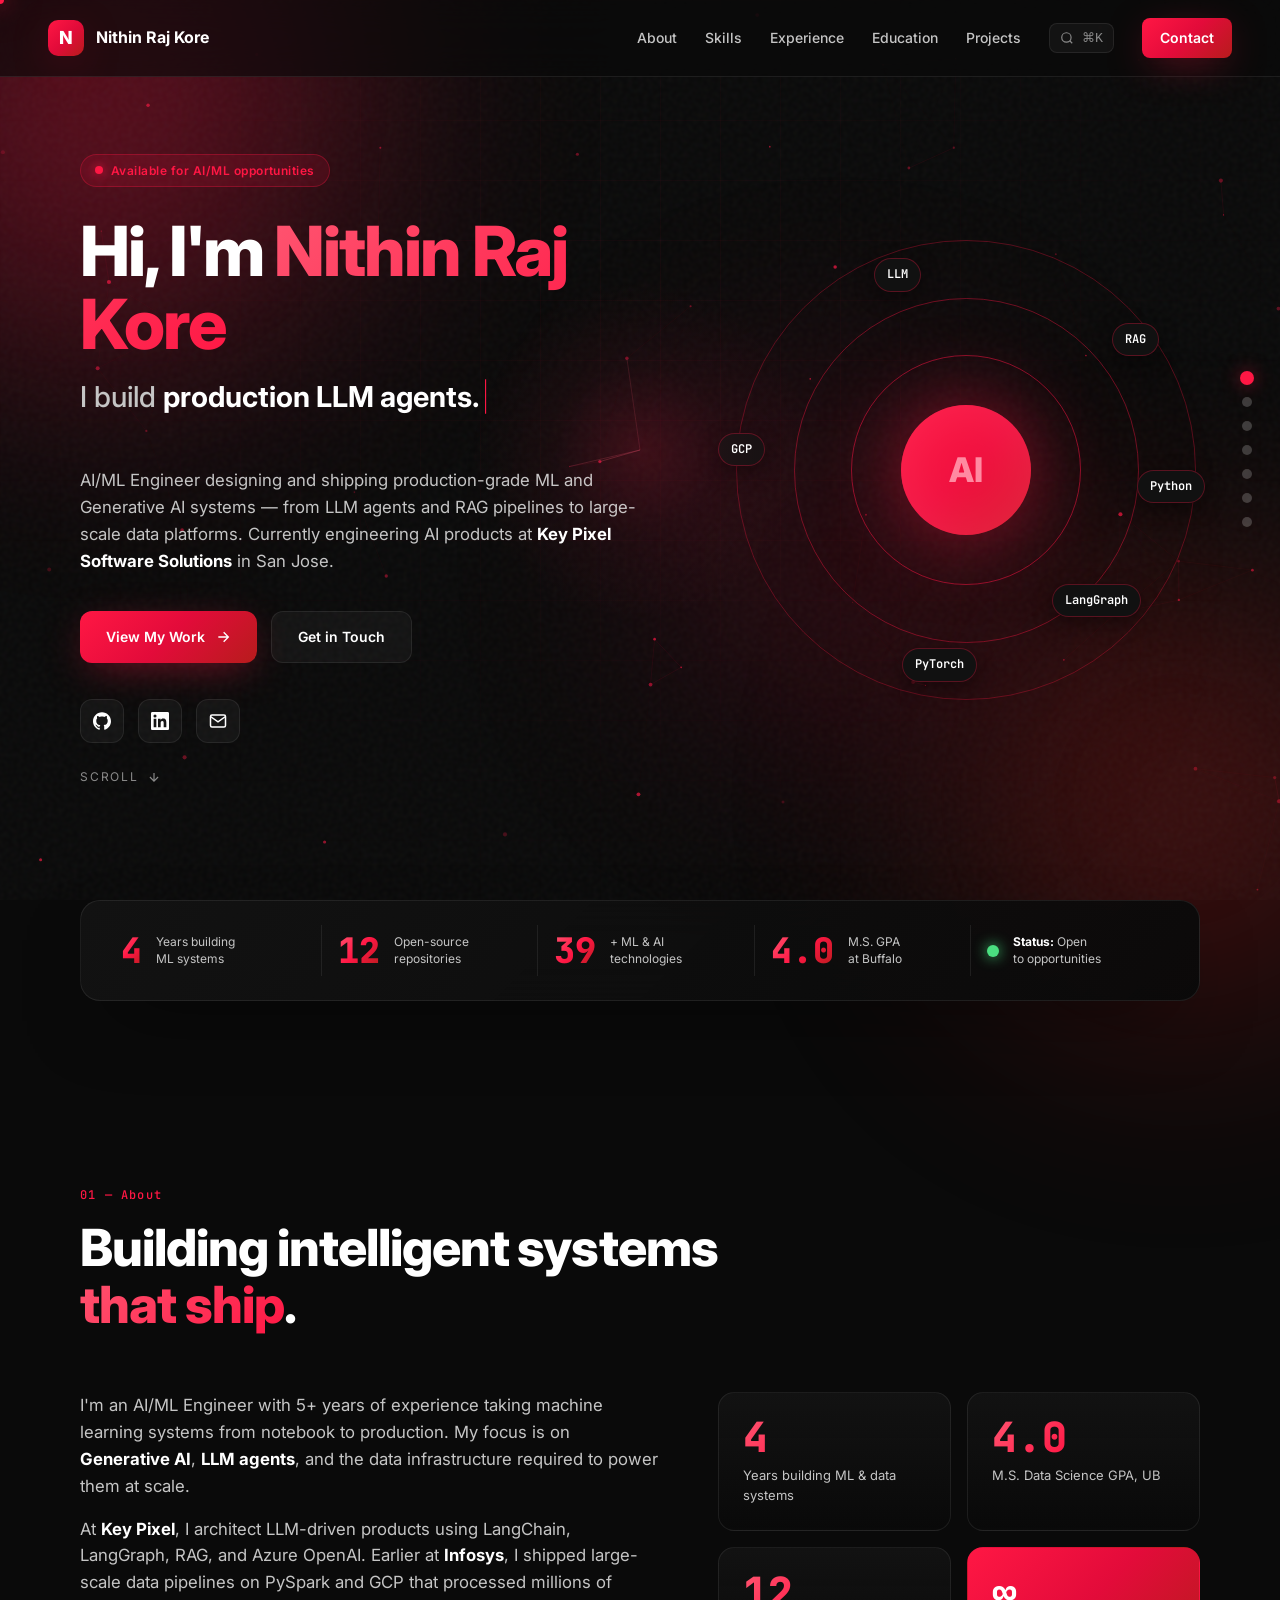
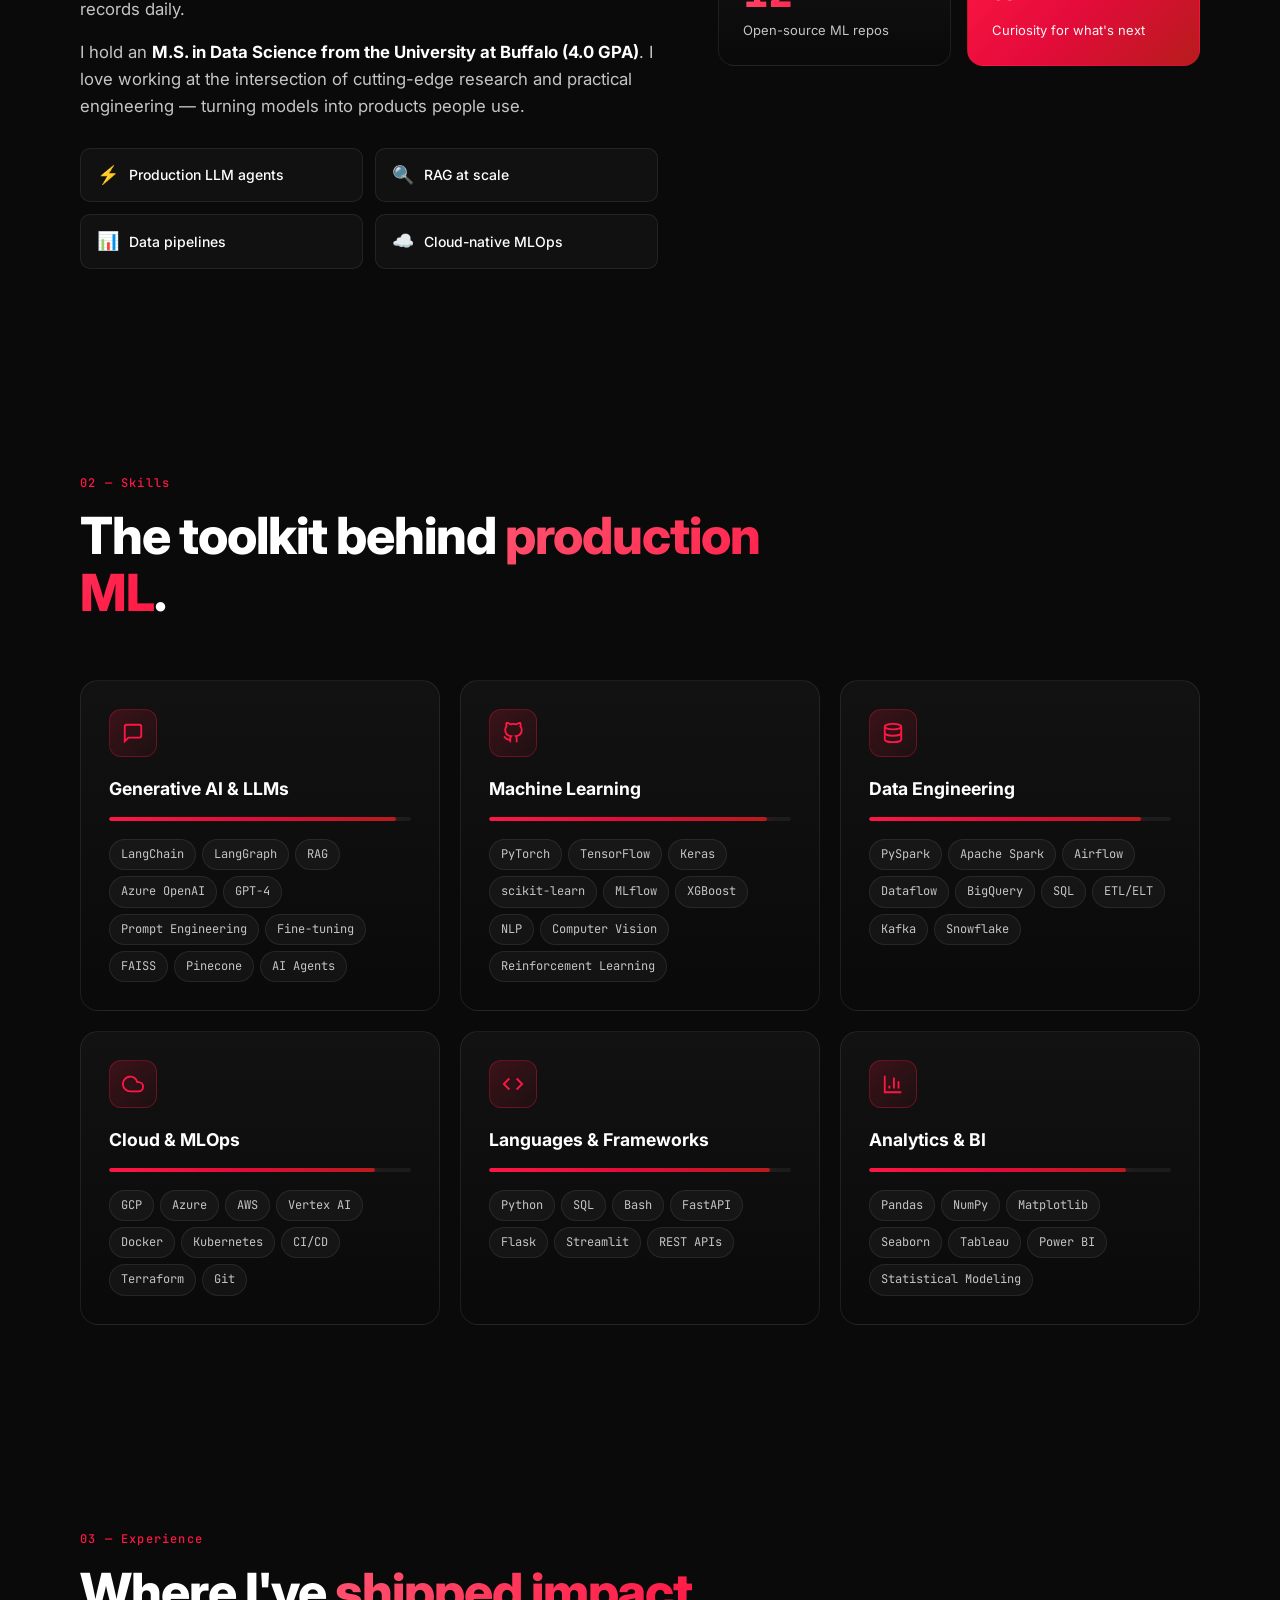
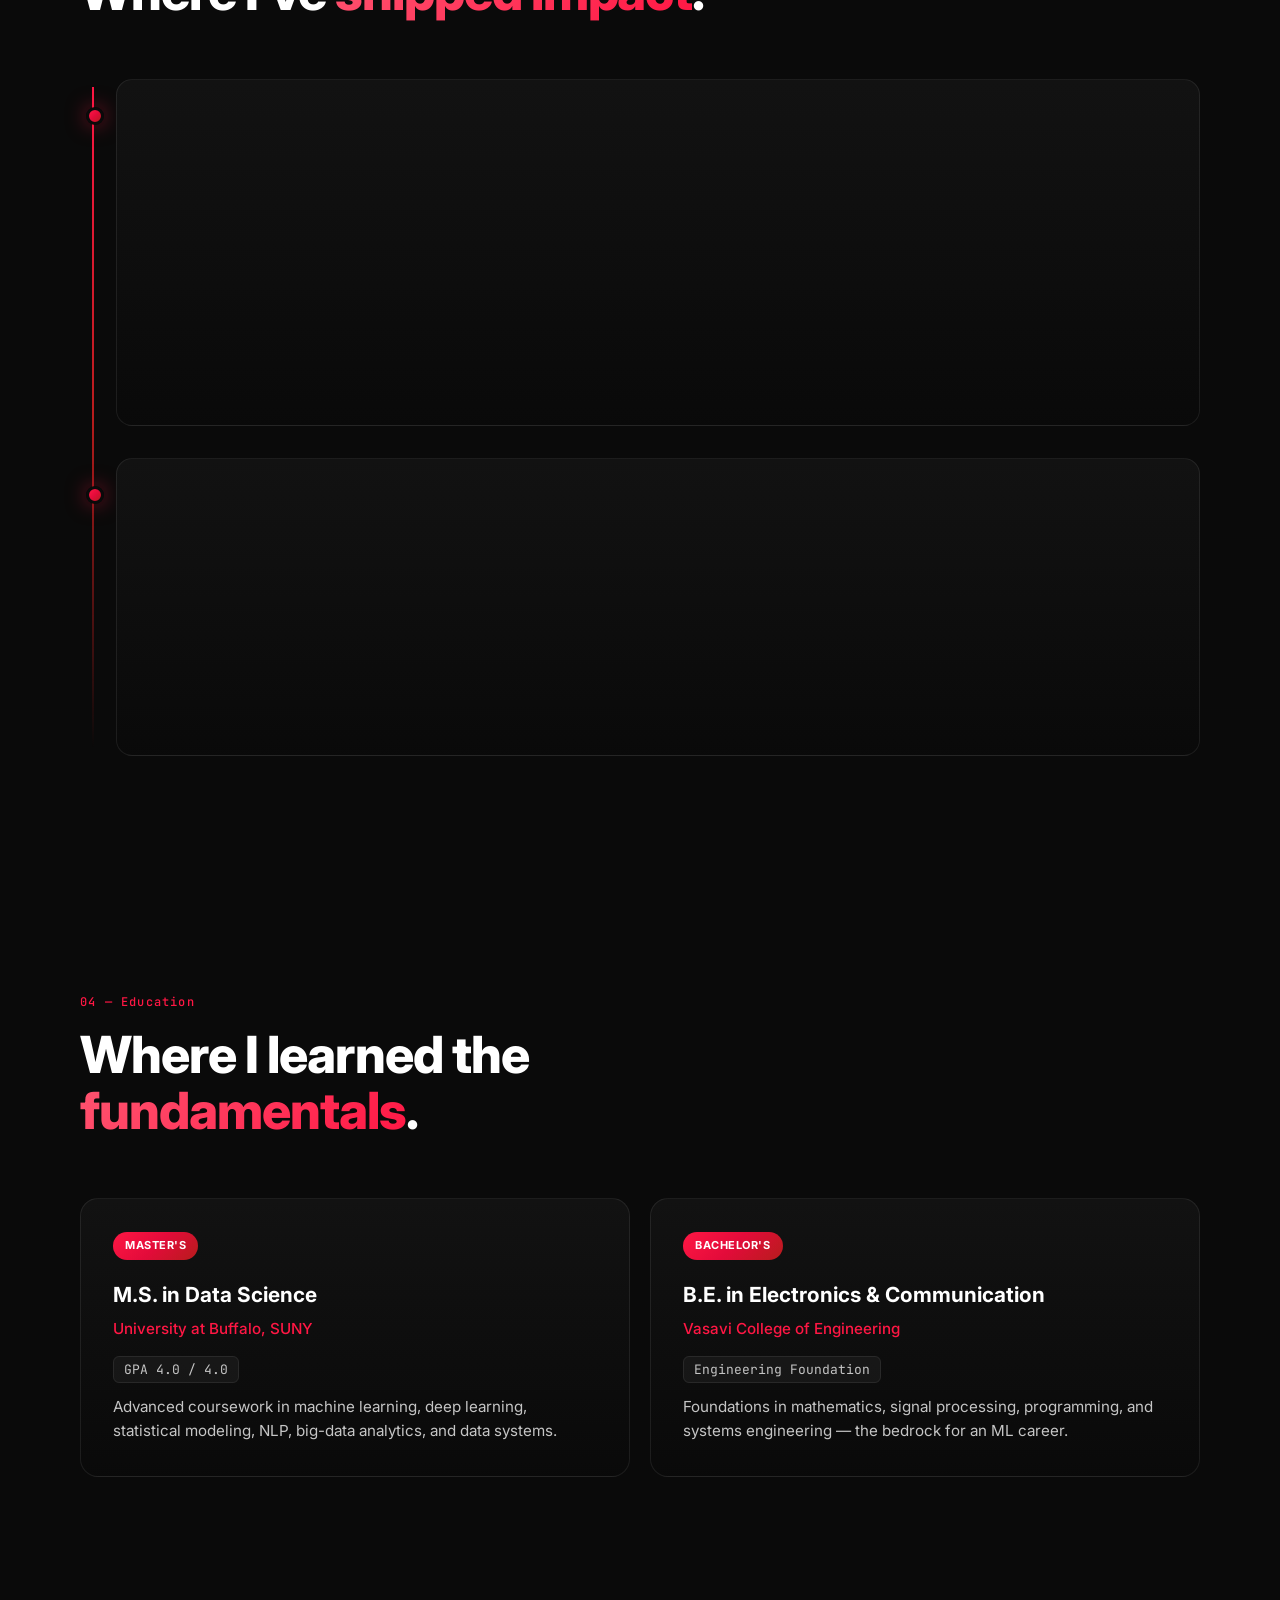
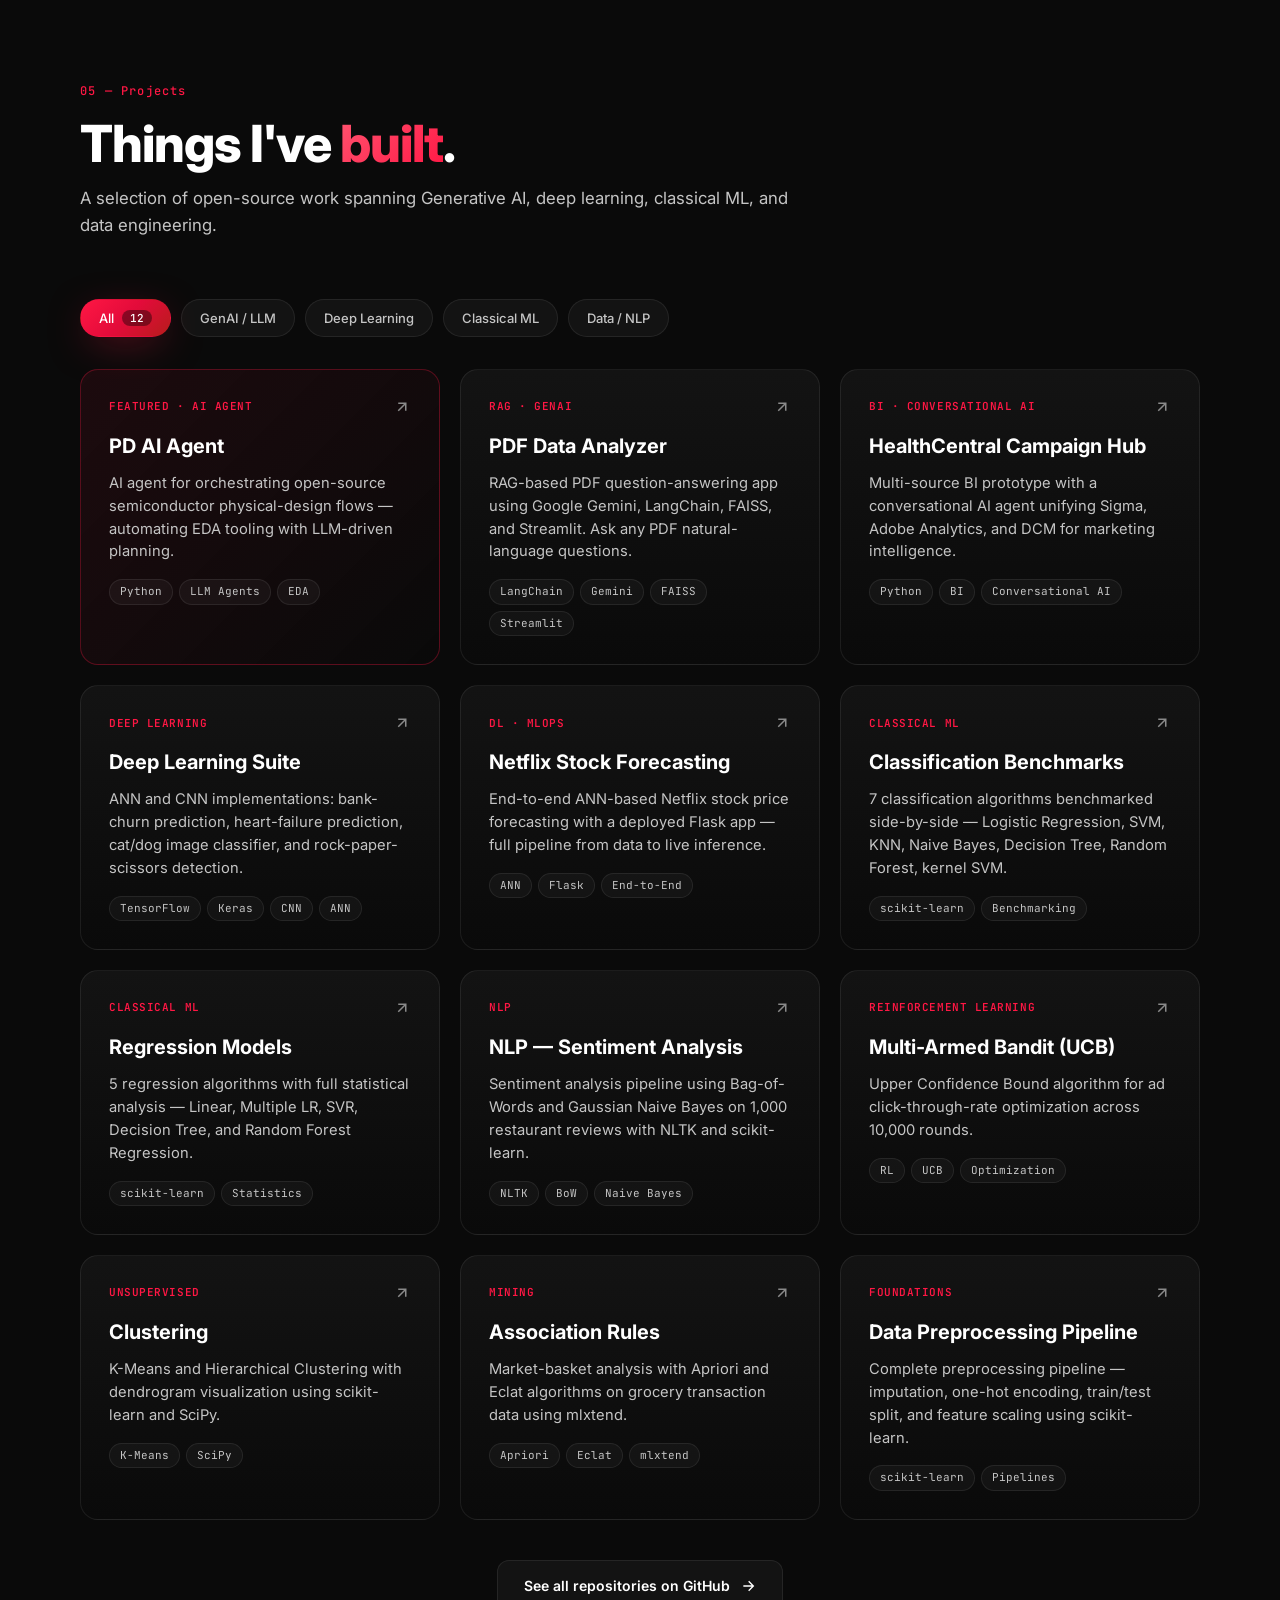
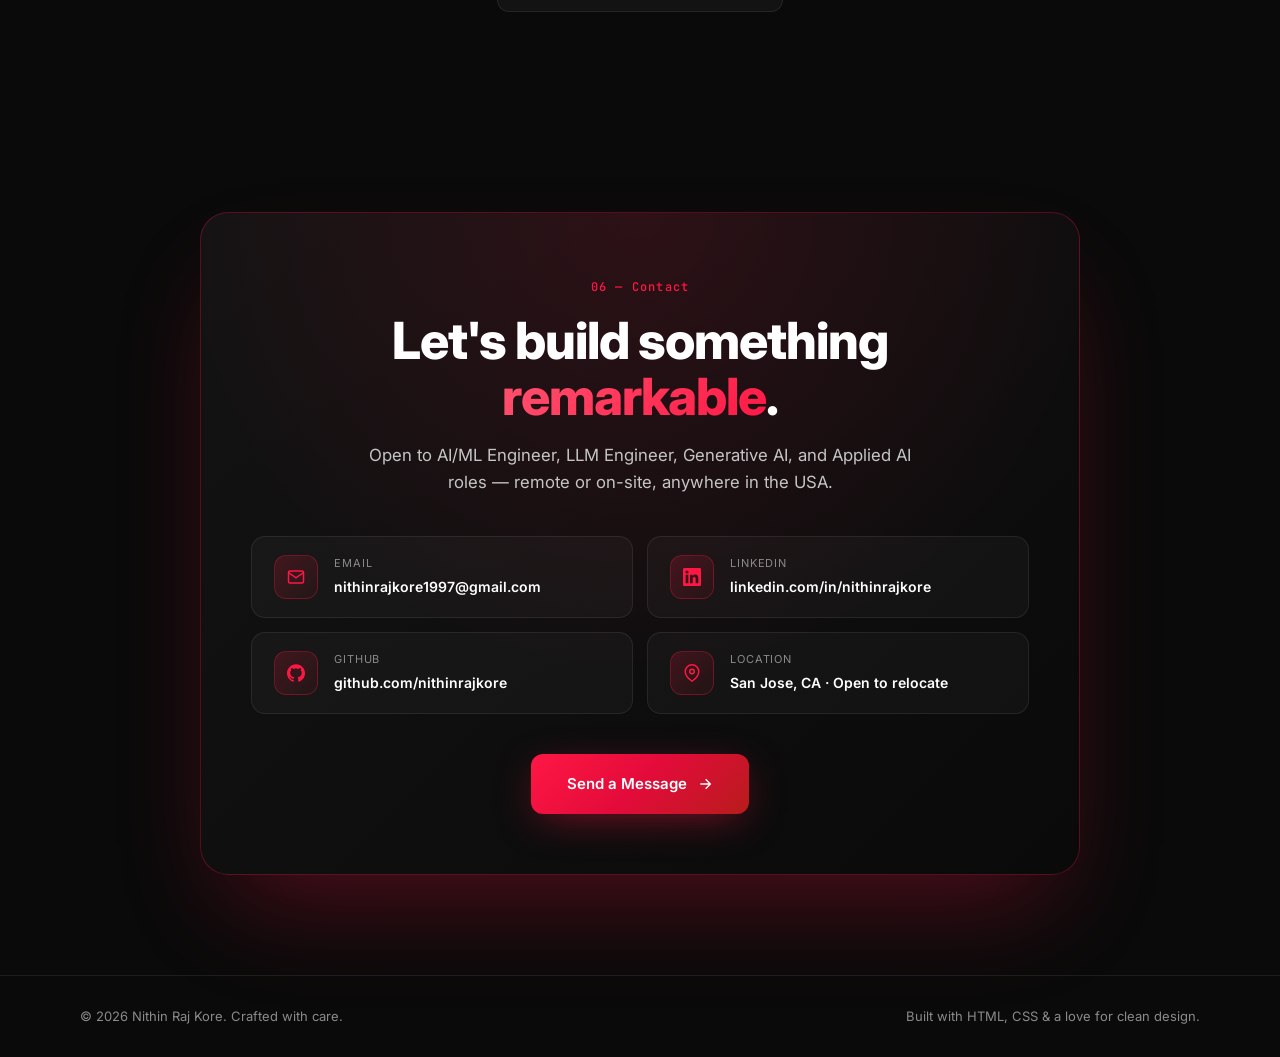
<file: crimson/index.html>
<!DOCTYPE html>
<html lang="en">
<head>
<meta charset="UTF-8" />
<meta name="viewport" content="width=device-width, initial-scale=1.0" />
<meta name="description" content="Nithin Raj Kore — AI/ML Engineer building end-to-end ML systems with LangChain, RAG, Azure OpenAI, and modern data platforms." />
<meta name="author" content="Nithin Raj Kore" />
<meta name="theme-color" content="#0a0a0a" />
<meta property="og:title" content="Nithin Raj Kore — AI/ML Engineer" />
<meta property="og:description" content="AI/ML Engineer specializing in LLMs, RAG, and end-to-end ML systems." />
<meta property="og:type" content="website" />
<title>Nithin Raj Kore — AI/ML Engineer</title>
<link rel="preconnect" href="https://fonts.googleapis.com" />
<link rel="preconnect" href="https://fonts.gstatic.com" crossorigin />
<link href="https://fonts.googleapis.com/css2?family=Inter:wght@300;400;500;600;700;800;900&family=JetBrains+Mono:wght@400;500;700&display=swap" rel="stylesheet" />
<link rel="stylesheet" href="styles.css" />
<link rel="icon" type="image/svg+xml" href="data:image/svg+xml,%3Csvg xmlns='http://www.w3.org/2000/svg' viewBox='0 0 100 100'%3E%3Cdefs%3E%3ClinearGradient id='g' x1='0' x2='1' y1='0' y2='1'%3E%3Cstop offset='0%25' stop-color='%23ff1744'/%3E%3Cstop offset='100%25' stop-color='%23b71c1c'/%3E%3C/linearGradient%3E%3C/defs%3E%3Crect width='100' height='100' rx='20' fill='url(%23g)'/%3E%3Ctext x='50' y='68' font-family='Inter,sans-serif' font-size='52' font-weight='800' fill='white' text-anchor='middle'%3EN%3C/text%3E%3C/svg%3E" />
</head>
<body>

<!-- Custom cursor -->
<div class="cursor-glow" id="cursorGlow"></div>
<div class="cursor-dot" id="cursorDot"></div>

<!-- Scroll progress bar -->
<div class="scroll-progress" id="scrollProgress"></div>

<!-- Animated background -->
<canvas id="particleCanvas" class="particle-canvas"></canvas>
<div class="bg-grid"></div>
<div class="bg-glow glow-1"></div>
<div class="bg-glow glow-2"></div>
<div class="bg-glow glow-3"></div>
<div class="noise"></div>

<!-- Section indicator dots -->
<aside class="section-indicator" aria-hidden="true">
  <a href="#top" class="dot-link active" data-label="Home"><span></span></a>
  <a href="#about" class="dot-link" data-label="About"><span></span></a>
  <a href="#skills" class="dot-link" data-label="Skills"><span></span></a>
  <a href="#experience" class="dot-link" data-label="Experience"><span></span></a>
  <a href="#education" class="dot-link" data-label="Education"><span></span></a>
  <a href="#projects" class="dot-link" data-label="Projects"><span></span></a>
  <a href="#contact" class="dot-link" data-label="Contact"><span></span></a>
</aside>

<!-- Command Palette (Cmd+K) -->
<div class="cmdk-overlay" id="cmdkOverlay">
  <div class="cmdk">
    <div class="cmdk-header">
      <svg viewBox="0 0 24 24" fill="none" stroke="currentColor" stroke-width="2"><circle cx="11" cy="11" r="8"/><path d="m21 21-4.3-4.3"/></svg>
      <input id="cmdkInput" placeholder="Jump to a section, project, or contact…" autocomplete="off" />
      <kbd>ESC</kbd>
    </div>
    <div class="cmdk-list" id="cmdkList"></div>
    <div class="cmdk-footer">
      <span><kbd>↑↓</kbd> Navigate</span>
      <span><kbd>↵</kbd> Open</span>
      <span><kbd>⌘K</kbd> Toggle</span>
    </div>
  </div>
</div>

<!-- Navigation -->
<nav class="nav">
  <a href="#top" class="nav-logo">
    <span class="logo-mark">N</span>
    <span class="logo-text">Nithin Raj Kore</span>
  </a>
  <div class="nav-links">
    <a href="#about" data-nav="about">About</a>
    <a href="#skills" data-nav="skills">Skills</a>
    <a href="#experience" data-nav="experience">Experience</a>
    <a href="#education" data-nav="education">Education</a>
    <a href="#projects" data-nav="projects">Projects</a>
    <button class="nav-cmdk" id="cmdkOpen" aria-label="Open command palette">
      <svg viewBox="0 0 24 24" fill="none" stroke="currentColor" stroke-width="2"><circle cx="11" cy="11" r="8"/><path d="m21 21-4.3-4.3"/></svg>
      <kbd>⌘K</kbd>
    </button>
    <a href="#contact" class="nav-cta">Contact</a>
  </div>
  <button class="nav-toggle" aria-label="Toggle menu" id="navToggle">
    <span></span><span></span><span></span>
  </button>
</nav>

<!-- Hero -->
<section id="top" class="hero">
  <div class="hero-content">
    <div class="hero-badge reveal">
      <span class="dot"></span> Available for AI/ML opportunities
    </div>
    <h1 class="hero-title reveal">
      Hi, I'm <span class="gradient-text">Nithin Raj Kore</span>
    </h1>
    <h2 class="hero-subtitle reveal">
      I build <span class="typed" id="typed"></span><span class="caret">|</span>
    </h2>
    <p class="hero-description reveal">
      AI/ML Engineer designing and shipping production-grade ML and Generative AI systems — from LLM agents and RAG pipelines to large-scale data platforms.
      Currently engineering AI products at <strong>Key Pixel Software Solutions</strong> in San Jose.
    </p>
    <div class="hero-cta reveal">
      <a href="#projects" class="btn btn-primary magnetic">
        <span>View My Work</span>
        <svg viewBox="0 0 24 24" fill="none" stroke="currentColor" stroke-width="2"><path d="M5 12h14M13 5l7 7-7 7"/></svg>
      </a>
      <a href="#contact" class="btn btn-ghost magnetic"><span>Get in Touch</span></a>
    </div>
    <div class="hero-socials reveal">
      <a href="https://github.com/nithinrajkore" target="_blank" rel="noopener" aria-label="GitHub" class="magnetic-sm">
        <svg viewBox="0 0 24 24" fill="currentColor"><path d="M12 .297c-6.63 0-12 5.373-12 12 0 5.303 3.438 9.8 8.205 11.385.6.113.82-.258.82-.577 0-.285-.01-1.04-.015-2.04-3.338.724-4.042-1.61-4.042-1.61C4.422 18.07 3.633 17.7 3.633 17.7c-1.087-.744.084-.729.084-.729 1.205.084 1.838 1.236 1.838 1.236 1.07 1.835 2.809 1.305 3.495.998.108-.776.417-1.305.76-1.605-2.665-.3-5.466-1.332-5.466-5.93 0-1.31.465-2.38 1.235-3.22-.135-.303-.54-1.523.105-3.176 0 0 1.005-.322 3.3 1.23.96-.267 1.98-.4 3-.405 1.02.005 2.04.138 3 .405 2.28-1.552 3.285-1.23 3.285-1.23.645 1.653.24 2.873.12 3.176.765.84 1.23 1.91 1.23 3.22 0 4.61-2.805 5.625-5.475 5.92.42.36.81 1.096.81 2.22 0 1.606-.015 2.896-.015 3.286 0 .315.21.69.825.57C20.565 22.092 24 17.592 24 12.297c0-6.627-5.373-12-12-12"/></svg>
      </a>
      <a href="https://www.linkedin.com/in/nithinrajkore/" target="_blank" rel="noopener" aria-label="LinkedIn" class="magnetic-sm">
        <svg viewBox="0 0 24 24" fill="currentColor"><path d="M20.447 20.452h-3.554v-5.569c0-1.328-.027-3.037-1.852-3.037-1.853 0-2.136 1.445-2.136 2.939v5.667H9.351V9h3.414v1.561h.046c.477-.9 1.637-1.85 3.37-1.85 3.601 0 4.267 2.37 4.267 5.455v6.286zM5.337 7.433a2.062 2.062 0 01-2.063-2.065 2.063 2.063 0 112.063 2.065zm1.782 13.019H3.555V9h3.564v11.452zM22.225 0H1.771C.792 0 0 .774 0 1.729v20.542C0 23.227.792 24 1.771 24h20.451C23.2 24 24 23.227 24 22.271V1.729C24 .774 23.2 0 22.222 0h.003z"/></svg>
      </a>
      <a href="mailto:nithinrajkore1997@gmail.com" aria-label="Email" class="magnetic-sm">
        <svg viewBox="0 0 24 24" fill="none" stroke="currentColor" stroke-width="2"><path d="M4 4h16c1.1 0 2 .9 2 2v12c0 1.1-.9 2-2 2H4c-1.1 0-2-.9-2-2V6c0-1.1.9-2 2-2z"/><polyline points="22,6 12,13 2,6"/></svg>
      </a>
    </div>
    <div class="hero-scroll-hint reveal">
      <span>Scroll</span>
      <svg viewBox="0 0 24 24" fill="none" stroke="currentColor" stroke-width="2"><path d="M12 5v14M19 12l-7 7-7-7"/></svg>
    </div>
  </div>
  <div class="hero-visual reveal">
    <div class="orbit">
      <div class="orbit-ring r1"></div>
      <div class="orbit-ring r2"></div>
      <div class="orbit-ring r3"></div>
      <div class="orbit-core">
        <div class="orbit-pulse"></div>
        <span>AI</span>
      </div>
      <div class="chip chip-1">LLM</div>
      <div class="chip chip-2">RAG</div>
      <div class="chip chip-3">Python</div>
      <div class="chip chip-4">LangGraph</div>
      <div class="chip chip-5">PyTorch</div>
      <div class="chip chip-6">GCP</div>
    </div>
  </div>
</section>

<!-- Live Stats Dashboard -->
<section class="stats-bar reveal">
  <div class="stat-pill">
    <div class="stat-number" data-counter="5">0</div>
    <div class="stat-text">Years building<br/>ML systems</div>
  </div>
  <div class="stat-pill">
    <div class="stat-number" data-counter="13">0</div>
    <div class="stat-text">Open-source<br/>repositories</div>
  </div>
  <div class="stat-pill">
    <div class="stat-number" data-counter="40">0</div>
    <div class="stat-text suffix">+ ML & AI<br/>technologies</div>
  </div>
  <div class="stat-pill">
    <div class="stat-number">4.0</div>
    <div class="stat-text">M.S. GPA<br/>at Buffalo</div>
  </div>
  <div class="stat-pill live">
    <div class="stat-dot"></div>
    <div class="stat-text"><strong>Status:</strong> Open<br/>to opportunities</div>
  </div>
</section>

<!-- About -->
<section id="about" class="section">
  <div class="section-head reveal">
    <span class="eyebrow">01 — About</span>
    <h2 class="section-title">Building intelligent systems <span class="gradient-text">that ship</span>.</h2>
  </div>
  <div class="about-grid">
    <div class="about-text reveal">
      <p>
        I'm an AI/ML Engineer with 5+ years of experience taking machine learning systems from notebook to production.
        My focus is on <strong>Generative AI</strong>, <strong>LLM agents</strong>, and the data infrastructure required to power them at scale.
      </p>
      <p>
        At <strong>Key Pixel</strong>, I architect LLM-driven products using LangChain, LangGraph, RAG, and Azure OpenAI.
        Earlier at <strong>Infosys</strong>, I shipped large-scale data pipelines on PySpark and GCP that processed millions of records daily.
      </p>
      <p>
        I hold an <strong>M.S. in Data Science from the University at Buffalo (4.0 GPA)</strong>. I love working at the intersection of
        cutting-edge research and practical engineering — turning models into products people use.
      </p>
      <div class="about-highlights">
        <div class="highlight-item"><span class="hi-icon">⚡</span> Production LLM agents</div>
        <div class="highlight-item"><span class="hi-icon">🔍</span> RAG at scale</div>
        <div class="highlight-item"><span class="hi-icon">📊</span> Data pipelines</div>
        <div class="highlight-item"><span class="hi-icon">☁️</span> Cloud-native MLOps</div>
      </div>
    </div>
    <div class="about-stats reveal" data-tilt>
      <div class="stat-card">
        <div class="stat-value" data-counter="5">0</div>
        <div class="stat-label">Years building ML & data systems</div>
      </div>
      <div class="stat-card">
        <div class="stat-value">4.0</div>
        <div class="stat-label">M.S. Data Science GPA, UB</div>
      </div>
      <div class="stat-card">
        <div class="stat-value" data-counter="13">0</div>
        <div class="stat-label">Open-source ML repos</div>
      </div>
      <div class="stat-card highlight">
        <div class="stat-value">∞</div>
        <div class="stat-label">Curiosity for what's next</div>
      </div>
    </div>
  </div>
</section>

<!-- Skills -->
<section id="skills" class="section">
  <div class="section-head reveal">
    <span class="eyebrow">02 — Skills</span>
    <h2 class="section-title">The toolkit behind <span class="gradient-text">production ML</span>.</h2>
  </div>
  <div class="skills-grid">
    <div class="skill-card reveal" data-tilt>
      <div class="skill-icon"><svg viewBox="0 0 24 24" fill="none" stroke="currentColor" stroke-width="2"><path d="M21 15a2 2 0 0 1-2 2H7l-4 4V5a2 2 0 0 1 2-2h14a2 2 0 0 1 2 2z"/></svg></div>
      <h3>Generative AI & LLMs</h3>
      <div class="skill-bar"><div class="skill-fill" data-level="95"></div></div>
      <div class="skill-tags">
        <span>LangChain</span><span>LangGraph</span><span>RAG</span><span>Azure OpenAI</span>
        <span>GPT-4</span><span>Prompt Engineering</span><span>Fine-tuning</span>
        <span>FAISS</span><span>Pinecone</span><span>AI Agents</span>
      </div>
    </div>
    <div class="skill-card reveal" data-tilt>
      <div class="skill-icon"><svg viewBox="0 0 24 24" fill="none" stroke="currentColor" stroke-width="2"><path d="M9 19c-5 1.5-5-2.5-7-3m14 6v-3.87a3.37 3.37 0 0 0-.94-2.61c3.14-.35 6.44-1.54 6.44-7A5.44 5.44 0 0 0 20 4.77 5.07 5.07 0 0 0 19.91 1S18.73.65 16 2.48a13.38 13.38 0 0 0-7 0C6.27.65 5.09 1 5.09 1A5.07 5.07 0 0 0 5 4.77a5.44 5.44 0 0 0-1.5 3.78c0 5.42 3.3 6.61 6.44 7A3.37 3.37 0 0 0 9 18.13V22"/></svg></div>
      <h3>Machine Learning</h3>
      <div class="skill-bar"><div class="skill-fill" data-level="92"></div></div>
      <div class="skill-tags">
        <span>PyTorch</span><span>TensorFlow</span><span>Keras</span><span>scikit-learn</span>
        <span>MLflow</span><span>XGBoost</span><span>NLP</span><span>Computer Vision</span>
        <span>Reinforcement Learning</span>
      </div>
    </div>
    <div class="skill-card reveal" data-tilt>
      <div class="skill-icon"><svg viewBox="0 0 24 24" fill="none" stroke="currentColor" stroke-width="2"><ellipse cx="12" cy="5" rx="9" ry="3"/><path d="M21 12c0 1.66-4 3-9 3s-9-1.34-9-3"/><path d="M3 5v14c0 1.66 4 3 9 3s9-1.34 9-3V5"/></svg></div>
      <h3>Data Engineering</h3>
      <div class="skill-bar"><div class="skill-fill" data-level="90"></div></div>
      <div class="skill-tags">
        <span>PySpark</span><span>Apache Spark</span><span>Airflow</span><span>Dataflow</span>
        <span>BigQuery</span><span>SQL</span><span>ETL/ELT</span><span>Kafka</span>
        <span>Snowflake</span>
      </div>
    </div>
    <div class="skill-card reveal" data-tilt>
      <div class="skill-icon"><svg viewBox="0 0 24 24" fill="none" stroke="currentColor" stroke-width="2"><path d="M18 10h-1.26A8 8 0 1 0 9 20h9a5 5 0 0 0 0-10z"/></svg></div>
      <h3>Cloud & MLOps</h3>
      <div class="skill-bar"><div class="skill-fill" data-level="88"></div></div>
      <div class="skill-tags">
        <span>GCP</span><span>Azure</span><span>AWS</span><span>Vertex AI</span>
        <span>Docker</span><span>Kubernetes</span><span>CI/CD</span><span>Terraform</span>
        <span>Git</span>
      </div>
    </div>
    <div class="skill-card reveal" data-tilt>
      <div class="skill-icon"><svg viewBox="0 0 24 24" fill="none" stroke="currentColor" stroke-width="2"><polyline points="16 18 22 12 16 6"/><polyline points="8 6 2 12 8 18"/></svg></div>
      <h3>Languages & Frameworks</h3>
      <div class="skill-bar"><div class="skill-fill" data-level="93"></div></div>
      <div class="skill-tags">
        <span>Python</span><span>SQL</span><span>Bash</span><span>FastAPI</span>
        <span>Flask</span><span>Streamlit</span><span>REST APIs</span>
      </div>
    </div>
    <div class="skill-card reveal" data-tilt>
      <div class="skill-icon"><svg viewBox="0 0 24 24" fill="none" stroke="currentColor" stroke-width="2"><path d="M3 3v18h18"/><path d="M18 17V9"/><path d="M13 17V5"/><path d="M8 17v-3"/></svg></div>
      <h3>Analytics & BI</h3>
      <div class="skill-bar"><div class="skill-fill" data-level="85"></div></div>
      <div class="skill-tags">
        <span>Pandas</span><span>NumPy</span><span>Matplotlib</span><span>Seaborn</span>
        <span>Tableau</span><span>Power BI</span><span>Statistical Modeling</span>
      </div>
    </div>
  </div>
</section>

<!-- Experience -->
<section id="experience" class="section">
  <div class="section-head reveal">
    <span class="eyebrow">03 — Experience</span>
    <h2 class="section-title">Where I've <span class="gradient-text">shipped impact</span>.</h2>
  </div>
  <div class="timeline">
    <div class="timeline-item reveal">
      <div class="timeline-dot"></div>
      <div class="timeline-card" data-tilt>
        <div class="timeline-header">
          <div>
            <h3>ML / AI Engineer</h3>
            <h4>Key Pixel Software Solutions</h4>
          </div>
          <div class="timeline-meta">
            <span class="badge">Feb 2024 — Present</span>
            <span class="location">San Jose, CA</span>
          </div>
        </div>
        <ul class="timeline-list">
          <li>Architected and shipped <strong>LLM-powered agents</strong> using LangChain and LangGraph for enterprise document intelligence and workflow automation.</li>
          <li>Built <strong>retrieval-augmented generation (RAG) pipelines</strong> on Azure OpenAI with FAISS/Pinecone vector stores, improving answer accuracy and grounding for production users.</li>
          <li>Engineered prompt-engineering and fine-tuning workflows for GPT-4–class models; created evaluation harnesses for hallucination, latency, and cost.</li>
          <li>Deployed ML services with Docker/Kubernetes on Azure and GCP; instrumented observability for end-to-end inference pipelines.</li>
        </ul>
      </div>
    </div>
    <div class="timeline-item reveal">
      <div class="timeline-dot"></div>
      <div class="timeline-card" data-tilt>
        <div class="timeline-header">
          <div>
            <h3>Senior Data Engineer / Data Engineer</h3>
            <h4>Infosys</h4>
          </div>
          <div class="timeline-meta">
            <span class="badge">Sep 2019 — May 2022</span>
            <span class="location">Hyderabad, India</span>
          </div>
        </div>
        <ul class="timeline-list">
          <li>Built and operated <strong>large-scale data pipelines</strong> on PySpark, Apache Spark, and BigQuery processing millions of records daily for enterprise clients.</li>
          <li>Designed dimensional data models, ETL/ELT workflows, and orchestration on GCP Dataflow and Airflow.</li>
          <li>Owned production reliability and performance — tuning Spark jobs, optimizing queries, and reducing pipeline runtime and cloud spend.</li>
          <li>Partnered with analytics and ML teams to deliver cleaned, governed datasets feeding downstream modeling and reporting.</li>
        </ul>
      </div>
    </div>
  </div>
</section>

<!-- Education -->
<section id="education" class="section">
  <div class="section-head reveal">
    <span class="eyebrow">04 — Education</span>
    <h2 class="section-title">Where I learned the <span class="gradient-text">fundamentals</span>.</h2>
  </div>
  <div class="education-grid">
    <div class="edu-card reveal" data-tilt>
      <div class="edu-badge">Master's</div>
      <h3>M.S. in Data Science</h3>
      <h4>University at Buffalo, SUNY</h4>
      <div class="edu-meta">
        <span class="gpa">GPA 4.0 / 4.0</span>
      </div>
      <p>Advanced coursework in machine learning, deep learning, statistical modeling, NLP, big-data analytics, and data systems.</p>
    </div>
    <div class="edu-card reveal" data-tilt>
      <div class="edu-badge">Bachelor's</div>
      <h3>B.E. in Electronics & Communication</h3>
      <h4>Vasavi College of Engineering</h4>
      <div class="edu-meta">
        <span class="gpa">Engineering Foundation</span>
      </div>
      <p>Foundations in mathematics, signal processing, programming, and systems engineering — the bedrock for an ML career.</p>
    </div>
  </div>
</section>

<!-- Projects -->
<section id="projects" class="section">
  <div class="section-head reveal">
    <span class="eyebrow">05 — Projects</span>
    <h2 class="section-title">Things I've <span class="gradient-text">built</span>.</h2>
    <p class="section-sub">A selection of open-source work spanning Generative AI, deep learning, classical ML, and data engineering.</p>
  </div>

  <div class="project-filters reveal" id="projectFilters">
    <button class="filter-btn active" data-filter="all">All <span class="filter-count" id="count-all">12</span></button>
    <button class="filter-btn" data-filter="genai">GenAI / LLM</button>
    <button class="filter-btn" data-filter="dl">Deep Learning</button>
    <button class="filter-btn" data-filter="ml">Classical ML</button>
    <button class="filter-btn" data-filter="data">Data / NLP</button>
  </div>

  <div class="projects-grid" id="projectsGrid">

    <a class="project-card featured reveal" data-tilt data-categories="genai" href="https://github.com/nithinrajkore/PD_AI_AGENT" target="_blank" rel="noopener">
      <div class="project-header">
        <span class="project-tag">Featured · AI Agent</span>
        <svg class="ext" viewBox="0 0 24 24" fill="none" stroke="currentColor" stroke-width="2"><path d="M7 17L17 7M7 7h10v10"/></svg>
      </div>
      <h3>PD AI Agent</h3>
      <p>AI agent for orchestrating open-source semiconductor physical-design flows — automating EDA tooling with LLM-driven planning.</p>
      <div class="project-tags"><span>Python</span><span>LLM Agents</span><span>EDA</span></div>
    </a>

    <a class="project-card reveal" data-tilt data-categories="genai" href="https://github.com/nithinrajkore/PDF-DataAnalyzer" target="_blank" rel="noopener">
      <div class="project-header">
        <span class="project-tag">RAG · GenAI</span>
        <svg class="ext" viewBox="0 0 24 24" fill="none" stroke="currentColor" stroke-width="2"><path d="M7 17L17 7M7 7h10v10"/></svg>
      </div>
      <h3>PDF Data Analyzer</h3>
      <p>RAG-based PDF question-answering app using Google Gemini, LangChain, FAISS, and Streamlit. Ask any PDF natural-language questions.</p>
      <div class="project-tags"><span>LangChain</span><span>Gemini</span><span>FAISS</span><span>Streamlit</span></div>
    </a>

    <a class="project-card reveal" data-tilt data-categories="genai data" href="https://github.com/nithinrajkore/healthcentral-prototype" target="_blank" rel="noopener">
      <div class="project-header">
        <span class="project-tag">BI · Conversational AI</span>
        <svg class="ext" viewBox="0 0 24 24" fill="none" stroke="currentColor" stroke-width="2"><path d="M7 17L17 7M7 7h10v10"/></svg>
      </div>
      <h3>HealthCentral Campaign Hub</h3>
      <p>Multi-source BI prototype with a conversational AI agent unifying Sigma, Adobe Analytics, and DCM for marketing intelligence.</p>
      <div class="project-tags"><span>Python</span><span>BI</span><span>Conversational AI</span></div>
    </a>

    <a class="project-card reveal" data-tilt data-categories="dl" href="https://github.com/nithinrajkore/Deep-Learning" target="_blank" rel="noopener">
      <div class="project-header">
        <span class="project-tag">Deep Learning</span>
        <svg class="ext" viewBox="0 0 24 24" fill="none" stroke="currentColor" stroke-width="2"><path d="M7 17L17 7M7 7h10v10"/></svg>
      </div>
      <h3>Deep Learning Suite</h3>
      <p>ANN and CNN implementations: bank-churn prediction, heart-failure prediction, cat/dog image classifier, and rock-paper-scissors detection.</p>
      <div class="project-tags"><span>TensorFlow</span><span>Keras</span><span>CNN</span><span>ANN</span></div>
    </a>

    <a class="project-card reveal" data-tilt data-categories="dl" href="https://github.com/nithinrajkore/NetflixStockPricePrediction" target="_blank" rel="noopener">
      <div class="project-header">
        <span class="project-tag">DL · MLOps</span>
        <svg class="ext" viewBox="0 0 24 24" fill="none" stroke="currentColor" stroke-width="2"><path d="M7 17L17 7M7 7h10v10"/></svg>
      </div>
      <h3>Netflix Stock Forecasting</h3>
      <p>End-to-end ANN-based Netflix stock price forecasting with a deployed Flask app — full pipeline from data to live inference.</p>
      <div class="project-tags"><span>ANN</span><span>Flask</span><span>End-to-End</span></div>
    </a>

    <a class="project-card reveal" data-tilt data-categories="ml" href="https://github.com/nithinrajkore/Classification-Models" target="_blank" rel="noopener">
      <div class="project-header">
        <span class="project-tag">Classical ML</span>
        <svg class="ext" viewBox="0 0 24 24" fill="none" stroke="currentColor" stroke-width="2"><path d="M7 17L17 7M7 7h10v10"/></svg>
      </div>
      <h3>Classification Benchmarks</h3>
      <p>7 classification algorithms benchmarked side-by-side — Logistic Regression, SVM, KNN, Naive Bayes, Decision Tree, Random Forest, kernel SVM.</p>
      <div class="project-tags"><span>scikit-learn</span><span>Benchmarking</span></div>
    </a>

    <a class="project-card reveal" data-tilt data-categories="ml" href="https://github.com/nithinrajkore/Regression-Models" target="_blank" rel="noopener">
      <div class="project-header">
        <span class="project-tag">Classical ML</span>
        <svg class="ext" viewBox="0 0 24 24" fill="none" stroke="currentColor" stroke-width="2"><path d="M7 17L17 7M7 7h10v10"/></svg>
      </div>
      <h3>Regression Models</h3>
      <p>5 regression algorithms with full statistical analysis — Linear, Multiple LR, SVR, Decision Tree, and Random Forest Regression.</p>
      <div class="project-tags"><span>scikit-learn</span><span>Statistics</span></div>
    </a>

    <a class="project-card reveal" data-tilt data-categories="data" href="https://github.com/nithinrajkore/NLP" target="_blank" rel="noopener">
      <div class="project-header">
        <span class="project-tag">NLP</span>
        <svg class="ext" viewBox="0 0 24 24" fill="none" stroke="currentColor" stroke-width="2"><path d="M7 17L17 7M7 7h10v10"/></svg>
      </div>
      <h3>NLP — Sentiment Analysis</h3>
      <p>Sentiment analysis pipeline using Bag-of-Words and Gaussian Naive Bayes on 1,000 restaurant reviews with NLTK and scikit-learn.</p>
      <div class="project-tags"><span>NLTK</span><span>BoW</span><span>Naive Bayes</span></div>
    </a>

    <a class="project-card reveal" data-tilt data-categories="ml" href="https://github.com/nithinrajkore/Reinforcement-Learning" target="_blank" rel="noopener">
      <div class="project-header">
        <span class="project-tag">Reinforcement Learning</span>
        <svg class="ext" viewBox="0 0 24 24" fill="none" stroke="currentColor" stroke-width="2"><path d="M7 17L17 7M7 7h10v10"/></svg>
      </div>
      <h3>Multi-Armed Bandit (UCB)</h3>
      <p>Upper Confidence Bound algorithm for ad click-through-rate optimization across 10,000 rounds.</p>
      <div class="project-tags"><span>RL</span><span>UCB</span><span>Optimization</span></div>
    </a>

    <a class="project-card reveal" data-tilt data-categories="ml" href="https://github.com/nithinrajkore/Clustering" target="_blank" rel="noopener">
      <div class="project-header">
        <span class="project-tag">Unsupervised</span>
        <svg class="ext" viewBox="0 0 24 24" fill="none" stroke="currentColor" stroke-width="2"><path d="M7 17L17 7M7 7h10v10"/></svg>
      </div>
      <h3>Clustering</h3>
      <p>K-Means and Hierarchical Clustering with dendrogram visualization using scikit-learn and SciPy.</p>
      <div class="project-tags"><span>K-Means</span><span>SciPy</span></div>
    </a>

    <a class="project-card reveal" data-tilt data-categories="data" href="https://github.com/nithinrajkore/Association-Rules" target="_blank" rel="noopener">
      <div class="project-header">
        <span class="project-tag">Mining</span>
        <svg class="ext" viewBox="0 0 24 24" fill="none" stroke="currentColor" stroke-width="2"><path d="M7 17L17 7M7 7h10v10"/></svg>
      </div>
      <h3>Association Rules</h3>
      <p>Market-basket analysis with Apriori and Eclat algorithms on grocery transaction data using mlxtend.</p>
      <div class="project-tags"><span>Apriori</span><span>Eclat</span><span>mlxtend</span></div>
    </a>

    <a class="project-card reveal" data-tilt data-categories="data" href="https://github.com/nithinrajkore/Data-Preprocessing" target="_blank" rel="noopener">
      <div class="project-header">
        <span class="project-tag">Foundations</span>
        <svg class="ext" viewBox="0 0 24 24" fill="none" stroke="currentColor" stroke-width="2"><path d="M7 17L17 7M7 7h10v10"/></svg>
      </div>
      <h3>Data Preprocessing Pipeline</h3>
      <p>Complete preprocessing pipeline — imputation, one-hot encoding, train/test split, and feature scaling using scikit-learn.</p>
      <div class="project-tags"><span>scikit-learn</span><span>Pipelines</span></div>
    </a>

  </div>
  <div class="projects-cta">
    <a href="https://github.com/nithinrajkore" target="_blank" rel="noopener" class="btn btn-ghost magnetic">
      <span>See all repositories on GitHub</span>
      <svg viewBox="0 0 24 24" fill="none" stroke="currentColor" stroke-width="2"><path d="M5 12h14M13 5l7 7-7 7"/></svg>
    </a>
  </div>
</section>

<!-- Contact -->
<section id="contact" class="section contact-section">
  <div class="contact-card reveal" data-tilt>
    <span class="eyebrow">06 — Contact</span>
    <h2 class="contact-title">Let's build something <span class="gradient-text">remarkable</span>.</h2>
    <p class="contact-sub">
      Open to AI/ML Engineer, LLM Engineer, Generative AI, and Applied AI roles — remote or on-site, anywhere in the USA.
    </p>
    <div class="contact-grid">
      <a class="contact-item magnetic-sm" href="mailto:nithinrajkore1997@gmail.com">
        <div class="contact-icon"><svg viewBox="0 0 24 24" fill="none" stroke="currentColor" stroke-width="2"><path d="M4 4h16c1.1 0 2 .9 2 2v12c0 1.1-.9 2-2 2H4c-1.1 0-2-.9-2-2V6c0-1.1.9-2 2-2z"/><polyline points="22,6 12,13 2,6"/></svg></div>
        <div>
          <div class="contact-label">Email</div>
          <div class="contact-value">nithinrajkore1997@gmail.com</div>
        </div>
      </a>
      <a class="contact-item magnetic-sm" href="https://www.linkedin.com/in/nithinrajkore/" target="_blank" rel="noopener">
        <div class="contact-icon"><svg viewBox="0 0 24 24" fill="currentColor"><path d="M20.447 20.452h-3.554v-5.569c0-1.328-.027-3.037-1.852-3.037-1.853 0-2.136 1.445-2.136 2.939v5.667H9.351V9h3.414v1.561h.046c.477-.9 1.637-1.85 3.37-1.85 3.601 0 4.267 2.37 4.267 5.455v6.286zM5.337 7.433a2.062 2.062 0 01-2.063-2.065 2.063 2.063 0 112.063 2.065zm1.782 13.019H3.555V9h3.564v11.452zM22.225 0H1.771C.792 0 0 .774 0 1.729v20.542C0 23.227.792 24 1.771 24h20.451C23.2 24 24 23.227 24 22.271V1.729C24 .774 23.2 0 22.222 0h.003z"/></svg></div>
        <div>
          <div class="contact-label">LinkedIn</div>
          <div class="contact-value">linkedin.com/in/nithinrajkore</div>
        </div>
      </a>
      <a class="contact-item magnetic-sm" href="https://github.com/nithinrajkore" target="_blank" rel="noopener">
        <div class="contact-icon"><svg viewBox="0 0 24 24" fill="currentColor"><path d="M12 .297c-6.63 0-12 5.373-12 12 0 5.303 3.438 9.8 8.205 11.385.6.113.82-.258.82-.577 0-.285-.01-1.04-.015-2.04-3.338.724-4.042-1.61-4.042-1.61C4.422 18.07 3.633 17.7 3.633 17.7c-1.087-.744.084-.729.084-.729 1.205.084 1.838 1.236 1.838 1.236 1.07 1.835 2.809 1.305 3.495.998.108-.776.417-1.305.76-1.605-2.665-.3-5.466-1.332-5.466-5.93 0-1.31.465-2.38 1.235-3.22-.135-.303-.54-1.523.105-3.176 0 0 1.005-.322 3.3 1.23.96-.267 1.98-.4 3-.405 1.02.005 2.04.138 3 .405 2.28-1.552 3.285-1.23 3.285-1.23.645 1.653.24 2.873.12 3.176.765.84 1.23 1.91 1.23 3.22 0 4.61-2.805 5.625-5.475 5.92.42.36.81 1.096.81 2.22 0 1.606-.015 2.896-.015 3.286 0 .315.21.69.825.57C20.565 22.092 24 17.592 24 12.297c0-6.627-5.373-12-12-12"/></svg></div>
        <div>
          <div class="contact-label">GitHub</div>
          <div class="contact-value">github.com/nithinrajkore</div>
        </div>
      </a>
      <a class="contact-item magnetic-sm" href="#top">
        <div class="contact-icon"><svg viewBox="0 0 24 24" fill="none" stroke="currentColor" stroke-width="2"><path d="M21 10c0 7-9 13-9 13s-9-6-9-13a9 9 0 0 1 18 0z"/><circle cx="12" cy="10" r="3"/></svg></div>
        <div>
          <div class="contact-label">Location</div>
          <div class="contact-value">San Jose, CA · Open to relocate</div>
        </div>
      </a>
    </div>
    <a href="mailto:nithinrajkore1997@gmail.com" class="btn btn-primary btn-large magnetic">
      <span>Send a Message</span>
      <svg viewBox="0 0 24 24" fill="none" stroke="currentColor" stroke-width="2"><path d="M5 12h14M13 5l7 7-7 7"/></svg>
    </a>
  </div>
</section>

<footer class="footer">
  <div>© <span id="year"></span> Nithin Raj Kore. Crafted with care.</div>
  <div class="footer-right">Built with HTML, CSS & a love for clean design.</div>
</footer>

<script src="script.js"></script>
</body>
</html>
</file>
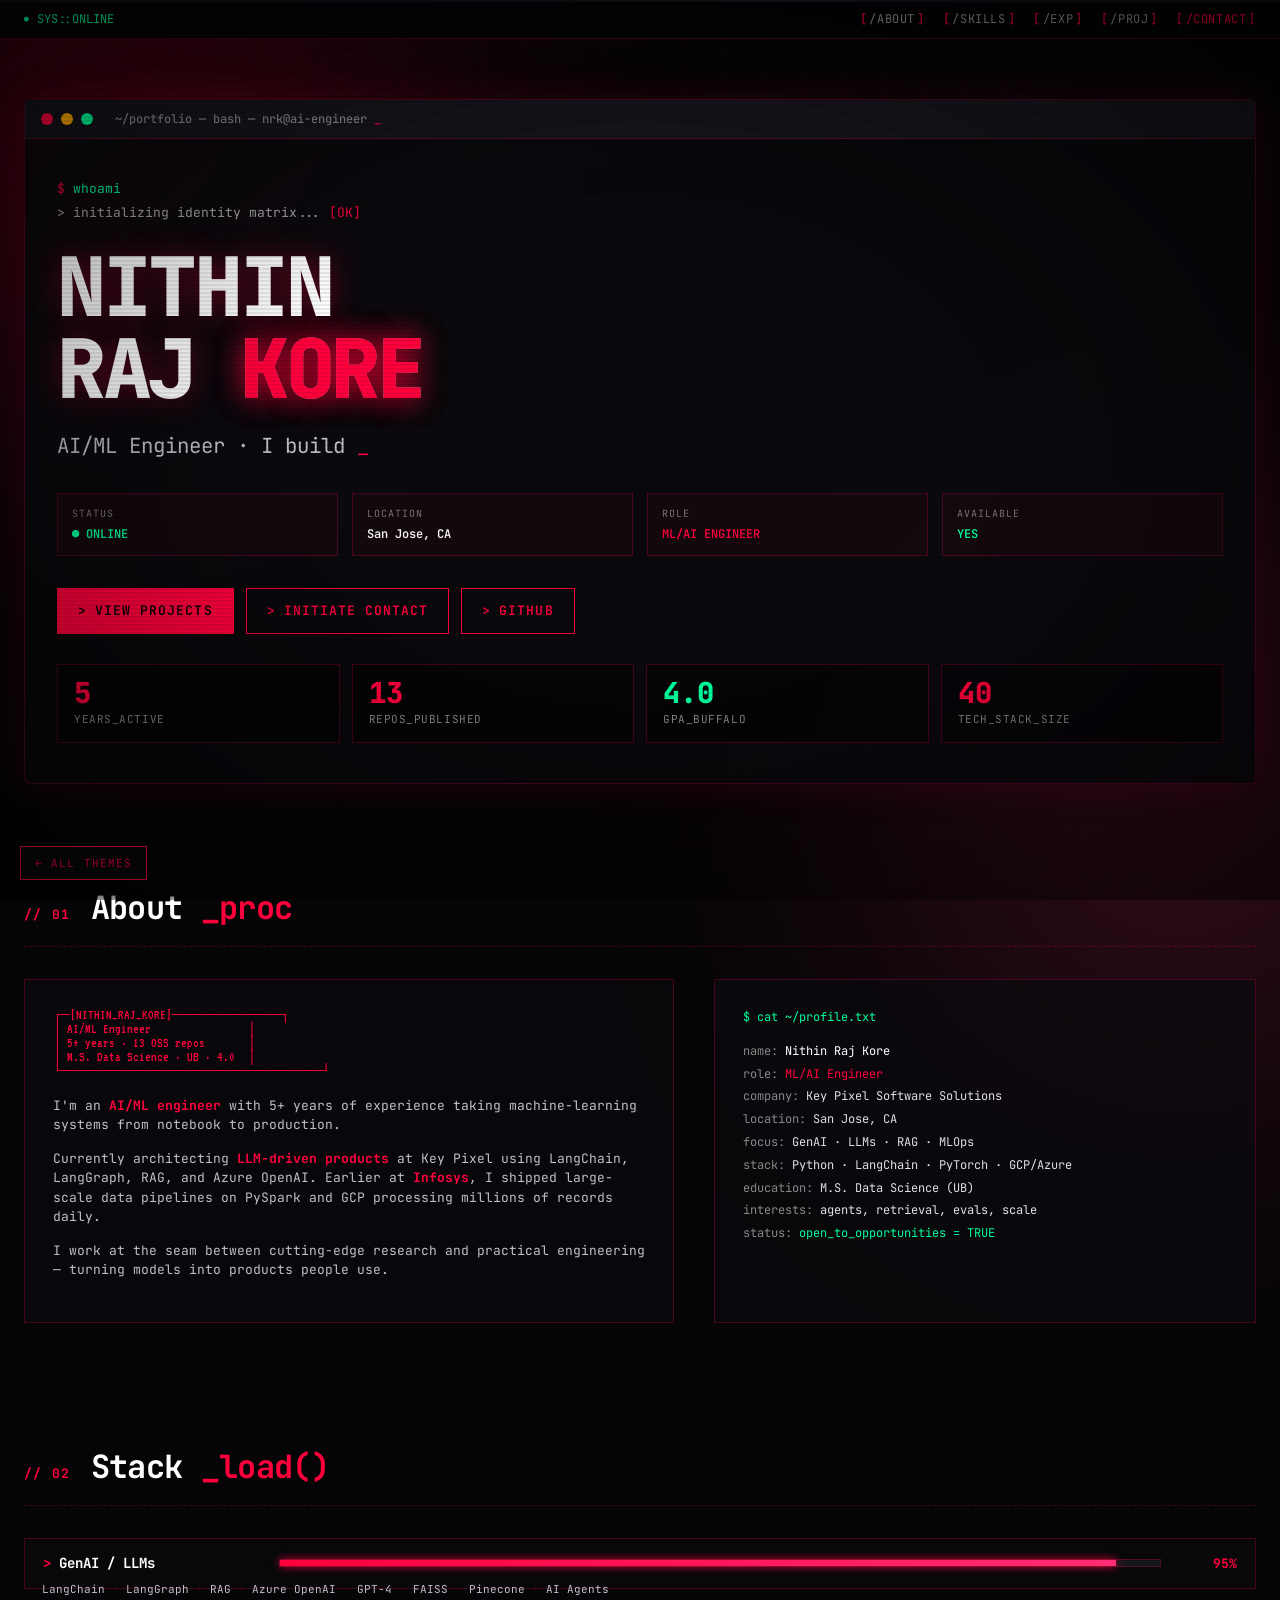
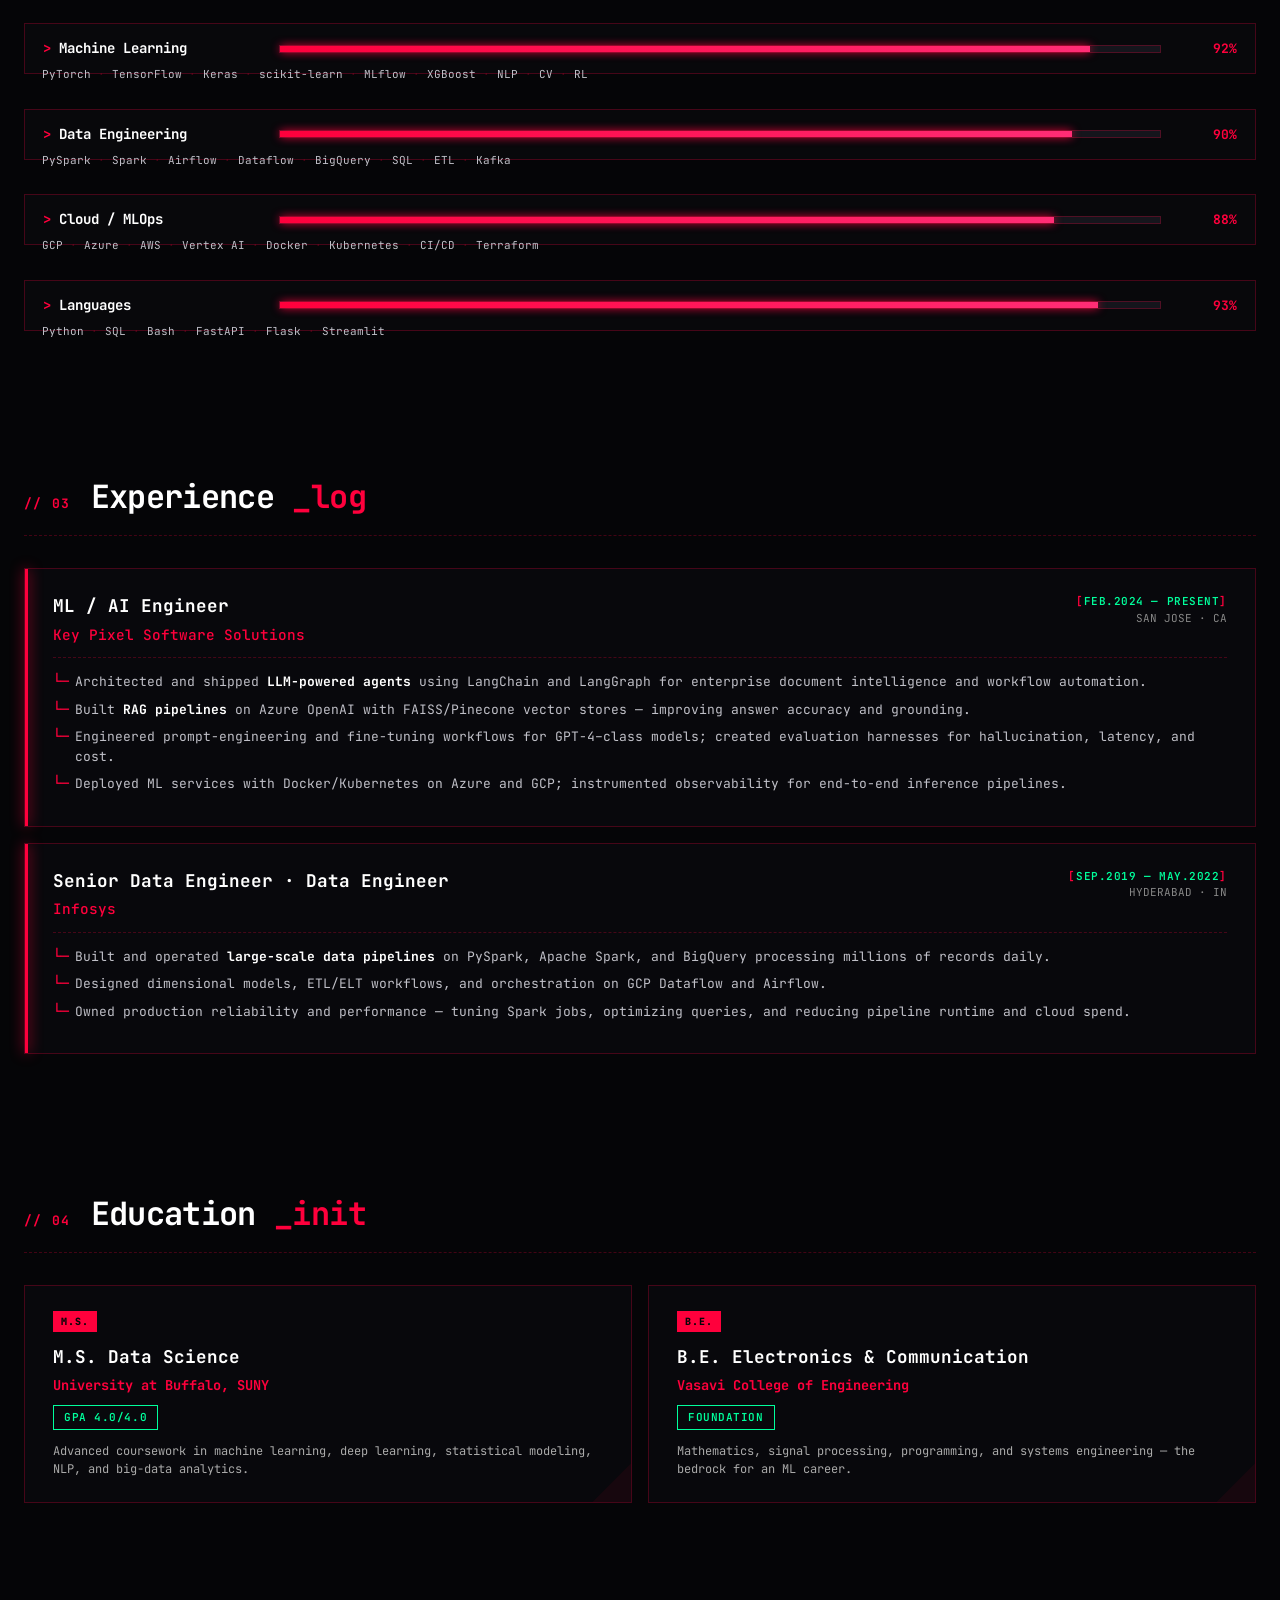
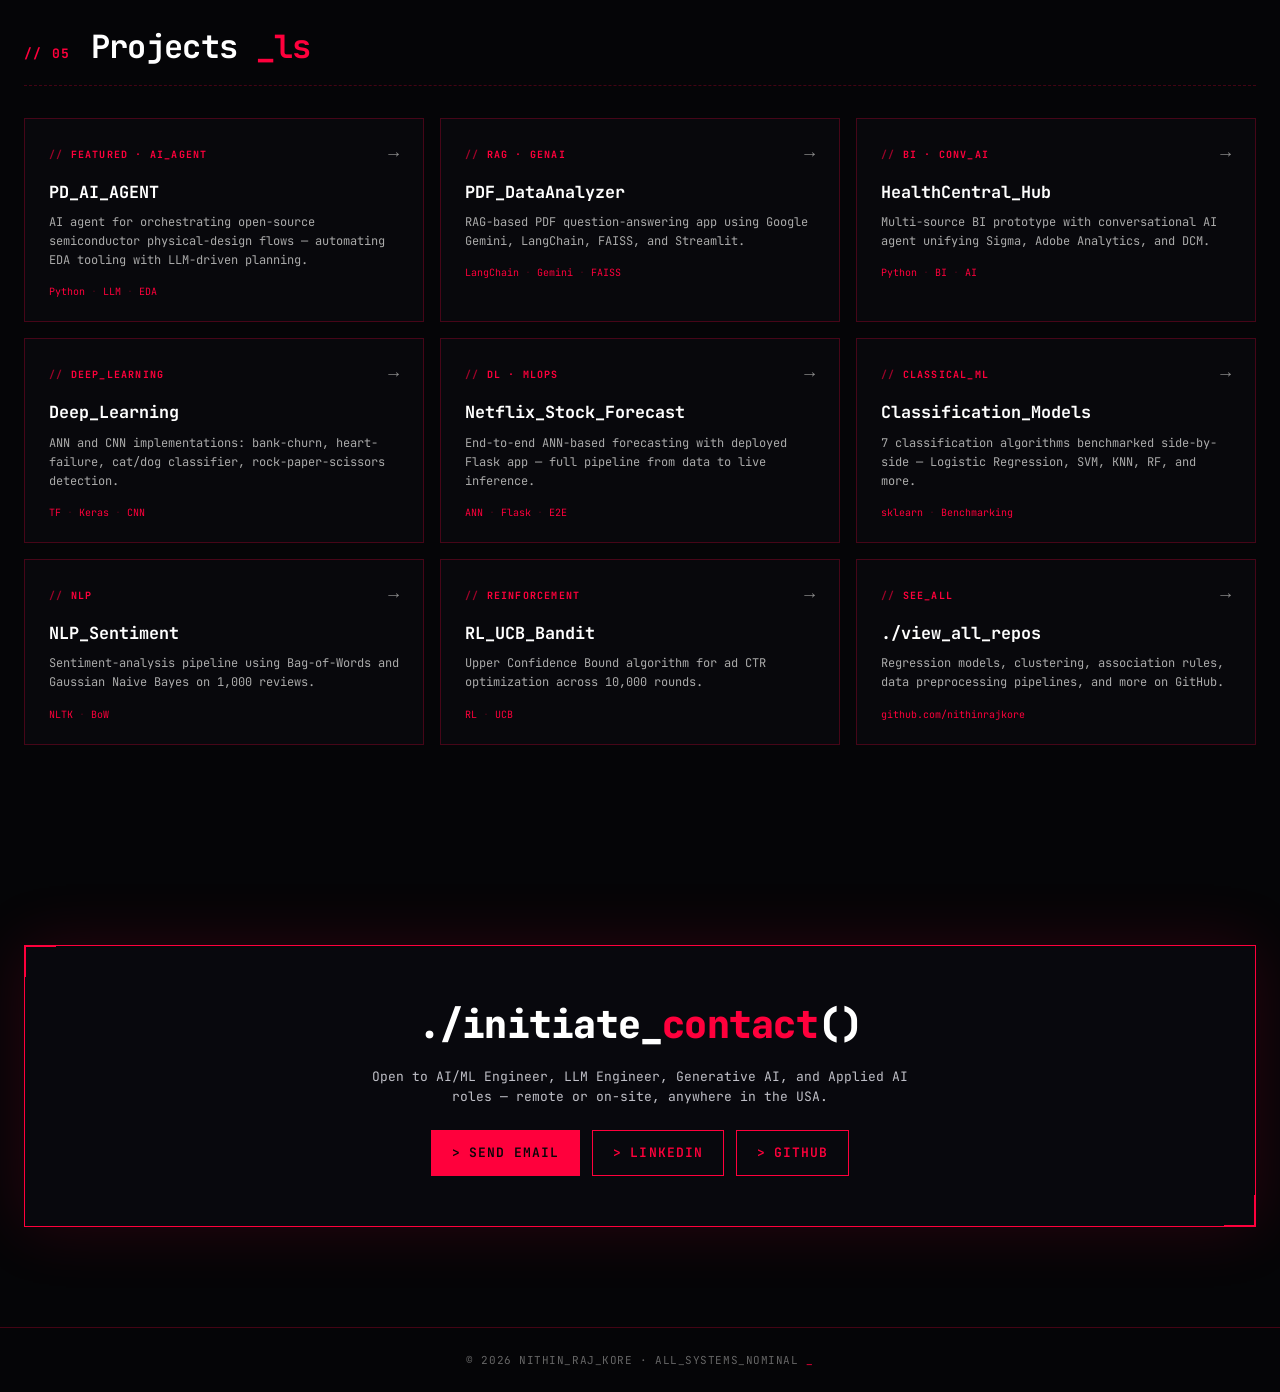
<file: cyberpunk/index.html>
<!DOCTYPE html>
<html lang="en">
<head>
<meta charset="UTF-8" />
<meta name="viewport" content="width=device-width, initial-scale=1.0" />
<title>NRK://PORTFOLIO.exe — AI/ML Engineer</title>
<link rel="preconnect" href="https://fonts.googleapis.com" />
<link rel="preconnect" href="https://fonts.gstatic.com" crossorigin />
<link href="https://fonts.googleapis.com/css2?family=JetBrains+Mono:wght@300;400;500;600;700;800&family=VT323&display=swap" rel="stylesheet" />
<style>
:root {
  --red: #ff003c;
  --red-dim: #cc002f;
  --magenta: #ff2d75;
  --pink: #ff6b9d;
  --black: #050507;
  --black-2: #0a0a0f;
  --black-3: #15151c;
  --green: #00ff9c;
  --amber: #ffaa00;
  --grid: rgba(255, 0, 60, 0.08);
  --rule: rgba(255, 0, 60, 0.25);
  --mono: 'JetBrains Mono', 'Courier New', monospace;
  --crt: 'VT323', monospace;
}
* { box-sizing: border-box; margin: 0; padding: 0; }
html { scroll-behavior: smooth; }
html, body { overflow-x: hidden; }
body {
  font-family: var(--mono);
  background: var(--black);
  color: #e0e0e8;
  line-height: 1.5;
  font-size: 14px;
  -webkit-font-smoothing: antialiased;
  cursor: crosshair;
}
a { color: inherit; text-decoration: none; }
::selection { background: var(--red); color: var(--black); }

/* CRT scanlines */
body::before {
  content: '';
  position: fixed;
  inset: 0;
  background: repeating-linear-gradient(0deg, rgba(0,0,0,0) 0, rgba(0,0,0,0) 2px, rgba(0,0,0,0.15) 3px, rgba(0,0,0,0) 4px);
  pointer-events: none;
  z-index: 9998;
  animation: scan 8s linear infinite;
}
@keyframes scan { 0% { transform: translateY(0); } 100% { transform: translateY(8px); } }

/* CRT vignette */
body::after {
  content: '';
  position: fixed;
  inset: 0;
  background: radial-gradient(ellipse at center, transparent 40%, rgba(0,0,0,0.5) 100%);
  pointer-events: none;
  z-index: 9997;
}

/* Grid background */
.grid-bg {
  position: fixed;
  inset: 0;
  background-image:
    linear-gradient(var(--grid) 1px, transparent 1px),
    linear-gradient(90deg, var(--grid) 1px, transparent 1px);
  background-size: 40px 40px;
  z-index: 0;
  pointer-events: none;
  mask-image: radial-gradient(ellipse at 50% 30%, black, transparent 70%);
}

/* Glitch glow */
.glow {
  position: fixed;
  width: 600px; height: 600px;
  border-radius: 50%;
  filter: blur(140px);
  z-index: 0;
  pointer-events: none;
}
.glow.g1 { background: var(--red); top: -200px; left: -200px; opacity: 0.25; }
.glow.g2 { background: var(--magenta); bottom: -200px; right: -200px; opacity: 0.18; }

/* Scroll progress */
.progress {
  position: fixed; top: 0; left: 0; right: 0; height: 2px;
  background: var(--black-3); z-index: 1000;
}
.progress-bar { height: 100%; width: 0; background: var(--red); box-shadow: 0 0 10px var(--red); transition: width 0.1s; }

/* Top status bar */
.statusbar {
  position: sticky; top: 0; z-index: 100;
  background: var(--black);
  border-bottom: 1px solid var(--rule);
  padding: 10px 24px;
  display: flex; justify-content: space-between; align-items: center;
  font-size: 12px;
  backdrop-filter: blur(10px);
  background: rgba(5,5,7,0.9);
}
.statusbar-left, .statusbar-right { display: flex; gap: 18px; align-items: center; }
.statusbar-cmd {
  display: flex; align-items: center; gap: 8px;
  color: var(--green);
}
.statusbar-cmd::before { content: '●'; color: var(--green); animation: blink 1s infinite; font-size: 8px; }
@keyframes blink { 50% { opacity: 0.3; } }
.statusbar a {
  color: #888; transition: color 0.2s;
  text-transform: uppercase;
  letter-spacing: 0.05em;
}
.statusbar a:hover, .statusbar a.active { color: var(--red); }
.statusbar a::before { content: '['; color: var(--red); margin-right: 2px; }
.statusbar a::after { content: ']'; color: var(--red); margin-left: 2px; }
@media (max-width: 800px) {
  .statusbar { padding: 8px 12px; font-size: 11px; flex-wrap: wrap; gap: 8px; }
  .statusbar-right a:nth-child(n+4) { display: none; }
}

/* Terminal container */
.container { max-width: 1280px; margin: 0 auto; padding: 0 24px; position: relative; z-index: 2; }

/* Hero */
.hero { padding: 60px 0 40px; }
.hero-window {
  background: rgba(10,10,15,0.9);
  border: 1px solid var(--rule);
  border-radius: 6px;
  padding: 0;
  box-shadow: 0 0 40px rgba(255, 0, 60, 0.15);
  backdrop-filter: blur(10px);
}
.window-bar {
  display: flex; align-items: center;
  background: var(--black-3);
  border-bottom: 1px solid var(--rule);
  padding: 10px 16px;
  gap: 8px;
  font-size: 12px;
  color: #888;
}
.window-dot { width: 12px; height: 12px; border-radius: 50%; }
.window-dot.r { background: var(--red); }
.window-dot.y { background: var(--amber); }
.window-dot.g { background: var(--green); }
.window-title { margin-left: 14px; font-weight: 500; }
.window-title .blink { animation: blink 1s infinite; color: var(--red); }

.hero-body { padding: 40px 32px; }
.hero-prompt { color: var(--green); margin-bottom: 4px; font-size: 13px; }
.hero-prompt::before { content: '$ '; color: var(--red); }
.hero-cmd { color: #aaa; margin-bottom: 24px; font-size: 13px; }
.hero-cmd .hl { color: var(--red); }

.hero-title {
  font-family: var(--mono);
  font-size: clamp(2.4rem, 6.4vw, 5.8rem);
  font-weight: 800;
  line-height: 1;
  letter-spacing: -0.04em;
  margin-bottom: 20px;
  position: relative;
  color: white;
  text-shadow: 0 0 30px rgba(255, 0, 60, 0.4);
}
.hero-title .accent {
  color: var(--red);
  display: inline-block;
  position: relative;
}
.hero-title .accent::before, .hero-title .accent::after {
  content: attr(data-text);
  position: absolute;
  inset: 0;
  pointer-events: none;
}
.hero-title .accent::before {
  color: var(--magenta);
  animation: glitch1 3s infinite;
  z-index: -1;
}
.hero-title .accent::after {
  color: var(--green);
  animation: glitch2 3s infinite;
  z-index: -2;
}
@keyframes glitch1 {
  0%, 90%, 100% { transform: translate(0); }
  92% { transform: translate(-3px, 0); }
  94% { transform: translate(3px, 0); }
  96% { transform: translate(-2px, 0); }
}
@keyframes glitch2 {
  0%, 90%, 100% { transform: translate(0); }
  93% { transform: translate(2px, 1px); }
  95% { transform: translate(-2px, -1px); }
}

.hero-tagline {
  color: #c0c0c8;
  font-size: clamp(1rem, 2vw, 1.3rem);
  margin-bottom: 32px;
  max-width: 700px;
}
.hero-tagline .typed { color: var(--red); font-weight: 700; }
.hero-tagline .caret { color: var(--red); animation: blink 1s steps(1) infinite; }

.hero-meta {
  display: grid;
  grid-template-columns: repeat(auto-fit, minmax(180px, 1fr));
  gap: 14px;
  margin-bottom: 32px;
}
.meta-cell {
  border: 1px solid var(--rule);
  padding: 12px 14px;
  font-size: 12px;
  background: rgba(255, 0, 60, 0.04);
  position: relative;
}
.meta-cell .label { color: #777; text-transform: uppercase; letter-spacing: 0.1em; font-size: 10px; margin-bottom: 4px; }
.meta-cell .val { color: white; font-weight: 600; }
.meta-cell .val.green { color: var(--green); }
.meta-cell .val.red { color: var(--red); }

.hero-actions { display: flex; gap: 12px; flex-wrap: wrap; }
.btn-term {
  display: inline-flex; align-items: center; gap: 8px;
  padding: 12px 20px;
  background: transparent;
  border: 1px solid var(--red);
  color: var(--red);
  font-family: var(--mono);
  font-size: 13px;
  font-weight: 600;
  text-transform: uppercase;
  letter-spacing: 0.08em;
  cursor: crosshair;
  transition: all 0.2s;
  position: relative;
  overflow: hidden;
}
.btn-term::before { content: '> '; }
.btn-term:hover {
  background: var(--red);
  color: var(--black);
  box-shadow: 0 0 20px var(--red);
}
.btn-term.primary { background: var(--red); color: var(--black); }
.btn-term.primary:hover { background: var(--magenta); border-color: var(--magenta); box-shadow: 0 0 25px var(--magenta); }

/* Stats strip */
.stats-strip {
  margin-top: 30px;
  display: grid;
  grid-template-columns: repeat(auto-fit, minmax(160px, 1fr));
  gap: 12px;
}
.stat-box {
  border: 1px solid var(--rule);
  padding: 14px 16px;
  background: rgba(0,0,0,0.4);
}
.stat-num { font-size: 1.8rem; font-weight: 800; color: var(--red); line-height: 1; margin-bottom: 4px; }
.stat-num.green { color: var(--green); }
.stat-lbl { font-size: 11px; color: #888; text-transform: uppercase; letter-spacing: 0.05em; }

/* Section */
.section {
  padding: 60px 0;
  position: relative;
}
.section-header {
  margin-bottom: 32px;
  display: flex;
  align-items: baseline;
  gap: 20px;
  border-bottom: 1px dashed var(--rule);
  padding-bottom: 14px;
}
.section-id {
  color: var(--red);
  font-size: 13px;
  font-weight: 700;
  letter-spacing: 0.1em;
}
.section-title {
  color: white;
  font-size: clamp(1.4rem, 2.6vw, 2rem);
  font-weight: 700;
  letter-spacing: -0.02em;
}
.section-title .hl { color: var(--red); }

/* About */
.about {
  display: grid;
  grid-template-columns: 1.2fr 1fr;
  gap: 40px;
}
.about-block {
  border: 1px solid var(--rule);
  padding: 28px;
  background: rgba(10,10,15,0.7);
}
.about-block p { color: #c0c0c8; margin-bottom: 14px; font-size: 13px; }
.about-block strong { color: var(--red); }
.about-block .ascii {
  font-family: var(--crt);
  font-size: 14px;
  color: var(--red);
  line-height: 1;
  margin-bottom: 18px;
  white-space: pre;
}
@media (max-width: 800px) { .about { grid-template-columns: 1fr; } }

/* Skills */
.skills-list { display: flex; flex-direction: column; gap: 12px; }
.skill-line {
  display: grid;
  grid-template-columns: 220px 1fr 60px;
  gap: 16px;
  align-items: center;
  padding: 14px 18px;
  border: 1px solid var(--rule);
  background: rgba(10,10,15,0.6);
  transition: all 0.2s;
}
.skill-line:hover { background: rgba(255, 0, 60, 0.08); border-color: var(--red); }
.skill-key { color: white; font-weight: 700; font-size: 14px; }
.skill-key::before { content: '> '; color: var(--red); }
.skill-bar {
  height: 8px;
  background: var(--black-3);
  position: relative;
  border: 1px solid var(--rule);
}
.skill-bar-fill {
  height: 100%;
  background: linear-gradient(90deg, var(--red), var(--magenta));
  width: 0;
  transition: width 1.4s ease-out;
  box-shadow: 0 0 10px var(--red);
}
.skill-pct { color: var(--red); font-weight: 700; text-align: right; font-size: 13px; }
.skill-tags-row { font-size: 11px; color: #888; padding: 0 18px 14px; margin-top: -8px; }
.skill-tags-row span { color: #c0c0c8; }
.skill-tags-row span:not(:last-child)::after { content: ' · '; color: var(--rule); }
@media (max-width: 700px) { .skill-line { grid-template-columns: 1fr; } .skill-pct { text-align: left; } }

/* Experience */
.exp-card {
  border: 1px solid var(--rule);
  background: rgba(10,10,15,0.7);
  padding: 24px 28px;
  margin-bottom: 16px;
  transition: all 0.3s;
  position: relative;
}
.exp-card::before {
  content: '';
  position: absolute;
  top: 0; left: 0; bottom: 0;
  width: 3px;
  background: var(--red);
  box-shadow: 0 0 14px var(--red);
}
.exp-card:hover { background: rgba(255, 0, 60, 0.06); transform: translateX(4px); }
.exp-head { display: flex; justify-content: space-between; flex-wrap: wrap; gap: 12px; margin-bottom: 14px; padding-bottom: 12px; border-bottom: 1px dashed var(--rule); }
.exp-head h3 { color: white; font-size: 1.1rem; font-weight: 700; }
.exp-head h4 { color: var(--red); font-size: 0.9rem; font-weight: 500; margin-top: 4px; }
.exp-period {
  font-size: 11px;
  color: var(--green);
  text-align: right;
  font-weight: 600;
  letter-spacing: 0.05em;
}
.exp-period::before { content: '['; color: var(--red); }
.exp-period::after { content: ']'; color: var(--red); }
.exp-loc { color: #888; font-size: 11px; }
.exp-card ul { list-style: none; }
.exp-card li {
  color: #c0c0c8;
  font-size: 13px;
  padding-left: 22px;
  margin-bottom: 8px;
  position: relative;
}
.exp-card li::before {
  content: '└─';
  position: absolute; left: 0;
  color: var(--red);
  font-weight: 700;
}
.exp-card li strong { color: white; }

/* Education */
.edu-grid { display: grid; grid-template-columns: 1fr 1fr; gap: 16px; }
.edu-card {
  border: 1px solid var(--rule);
  padding: 24px 28px;
  background: rgba(10,10,15,0.7);
  transition: all 0.3s;
  position: relative;
  overflow: hidden;
}
.edu-card::after {
  content: '◢';
  position: absolute;
  bottom: 0; right: 0;
  font-size: 60px;
  color: var(--red);
  opacity: 0.06;
  line-height: 0.7;
}
.edu-card:hover { background: rgba(255, 0, 60, 0.08); border-color: var(--red); }
.edu-card .badge {
  display: inline-block;
  padding: 3px 8px;
  background: var(--red);
  color: var(--black);
  font-size: 10px;
  font-weight: 800;
  letter-spacing: 0.1em;
  margin-bottom: 12px;
  text-transform: uppercase;
}
.edu-card h3 { color: white; font-size: 1.1rem; font-weight: 700; margin-bottom: 4px; }
.edu-card h4 { color: var(--red); font-size: 0.85rem; margin-bottom: 10px; }
.edu-card .gpa-pill {
  display: inline-block;
  padding: 3px 10px;
  border: 1px solid var(--green);
  color: var(--green);
  font-size: 11px;
  font-weight: 600;
  letter-spacing: 0.05em;
  margin-bottom: 12px;
}
.edu-card p { color: #aaa; font-size: 12px; }
@media (max-width: 700px) { .edu-grid { grid-template-columns: 1fr; } }

/* Projects */
.proj-grid {
  display: grid;
  grid-template-columns: repeat(auto-fill, minmax(320px, 1fr));
  gap: 16px;
}
.proj-card {
  border: 1px solid var(--rule);
  padding: 22px 24px;
  background: rgba(10,10,15,0.7);
  transition: all 0.3s;
  cursor: crosshair;
  position: relative;
  display: block;
  overflow: hidden;
}
.proj-card::before {
  content: '';
  position: absolute;
  top: 0; left: 0;
  width: 100%; height: 100%;
  background: linear-gradient(135deg, transparent 30%, rgba(255, 0, 60, 0.05) 100%);
  opacity: 0;
  transition: opacity 0.3s;
}
.proj-card:hover { border-color: var(--red); transform: translateY(-3px); box-shadow: 0 8px 30px rgba(255, 0, 60, 0.2); }
.proj-card:hover::before { opacity: 1; }
.proj-head { display: flex; justify-content: space-between; align-items: center; margin-bottom: 12px; }
.proj-tag {
  font-size: 10px;
  color: var(--red);
  letter-spacing: 0.12em;
  text-transform: uppercase;
  font-weight: 700;
}
.proj-tag::before { content: '// '; opacity: 0.6; }
.proj-card .arrow {
  color: #888;
  font-family: var(--crt);
  font-size: 18px;
  transition: all 0.3s;
}
.proj-card:hover .arrow { color: var(--red); transform: translate(3px, -3px); }
.proj-card h3 { color: white; font-size: 1.05rem; font-weight: 700; margin-bottom: 8px; }
.proj-card p { color: #aaa; font-size: 12px; line-height: 1.6; margin-bottom: 14px; }
.proj-card .tags { font-size: 10px; color: #888; }
.proj-card .tags span { color: var(--red); }
.proj-card .tags span:not(:last-child)::after { content: ' · '; color: var(--rule); }

/* Contact */
.contact-section {
  margin: 80px 0 40px;
  padding: 50px 32px;
  border: 1px solid var(--red);
  background: rgba(10,10,15,0.85);
  position: relative;
  text-align: center;
  box-shadow: 0 0 60px rgba(255, 0, 60, 0.15);
}
.contact-section::before, .contact-section::after {
  content: '';
  position: absolute;
  width: 30px; height: 30px;
  border: 2px solid var(--red);
}
.contact-section::before { top: -1px; left: -1px; border-right: none; border-bottom: none; }
.contact-section::after { bottom: -1px; right: -1px; border-left: none; border-top: none; }
.contact-section h2 {
  color: white;
  font-size: clamp(1.6rem, 3.2vw, 2.4rem);
  font-weight: 800;
  letter-spacing: -0.02em;
  margin-bottom: 14px;
}
.contact-section h2 .hl { color: var(--red); }
.contact-section p { color: #c0c0c8; max-width: 540px; margin: 0 auto 24px; font-size: 13px; }
.contact-actions { display: flex; gap: 12px; justify-content: center; flex-wrap: wrap; }

/* Footer */
.footer {
  border-top: 1px solid var(--rule);
  padding: 24px;
  text-align: center;
  font-size: 11px;
  color: #666;
  letter-spacing: 0.05em;
}
.footer .blink { animation: blink 1s infinite; color: var(--red); }

/* Reveal */
.reveal { opacity: 0; transform: translateY(20px); transition: all 0.7s ease-out; }
.reveal.visible { opacity: 1; transform: translateY(0); }

/* Back */
.back-picker {
  position: fixed; bottom: 20px; left: 20px; z-index: 99;
  font-size: 11px;
  letter-spacing: 0.1em;
  background: var(--black-2);
  border: 1px solid var(--red);
  color: var(--red);
  padding: 8px 14px;
  text-transform: uppercase;
  transition: all 0.2s;
}
.back-picker:hover { background: var(--red); color: var(--black); box-shadow: 0 0 20px var(--red); }
</style>
</head>
<body>

<div class="grid-bg"></div>
<div class="glow g1"></div>
<div class="glow g2"></div>

<div class="progress"><div class="progress-bar" id="progressBar"></div></div>

<a href="../themes/" class="back-picker">← All Themes</a>

<header class="statusbar">
  <div class="statusbar-left">
    <span class="statusbar-cmd">SYS::ONLINE</span>
    <span style="color:#666;display:none">|</span>
  </div>
  <div class="statusbar-right">
    <a href="#about">/about</a>
    <a href="#skills">/skills</a>
    <a href="#exp">/exp</a>
    <a href="#proj">/proj</a>
    <a href="#contact">/contact</a>
  </div>
</header>

<section class="hero" id="top">
  <div class="container">
    <div class="hero-window">
      <div class="window-bar">
        <span class="window-dot r"></span>
        <span class="window-dot y"></span>
        <span class="window-dot g"></span>
        <span class="window-title">~/portfolio — bash — nrk@ai-engineer <span class="blink">_</span></span>
      </div>
      <div class="hero-body">
        <div class="hero-prompt">whoami</div>
        <div class="hero-cmd">> initializing identity matrix... <span class="hl">[OK]</span></div>

        <h1 class="hero-title">
          NITHIN<br/>RAJ <span class="accent" data-text="KORE">KORE</span>
        </h1>

        <p class="hero-tagline">
          AI/ML Engineer · I build <span class="typed" id="typed"></span><span class="caret">_</span>
        </p>

        <div class="hero-meta">
          <div class="meta-cell">
            <div class="label">Status</div>
            <div class="val green">● ONLINE</div>
          </div>
          <div class="meta-cell">
            <div class="label">Location</div>
            <div class="val">San Jose, CA</div>
          </div>
          <div class="meta-cell">
            <div class="label">Role</div>
            <div class="val red">ML/AI ENGINEER</div>
          </div>
          <div class="meta-cell">
            <div class="label">Available</div>
            <div class="val green">YES</div>
          </div>
        </div>

        <div class="hero-actions">
          <a class="btn-term primary" href="#proj">VIEW PROJECTS</a>
          <a class="btn-term" href="#contact">INITIATE CONTACT</a>
          <a class="btn-term" href="https://github.com/nithinrajkore" target="_blank">GITHUB</a>
        </div>

        <div class="stats-strip">
          <div class="stat-box"><div class="stat-num" data-counter="5">0</div><div class="stat-lbl">YEARS_ACTIVE</div></div>
          <div class="stat-box"><div class="stat-num" data-counter="13">0</div><div class="stat-lbl">REPOS_PUBLISHED</div></div>
          <div class="stat-box"><div class="stat-num green">4.0</div><div class="stat-lbl">GPA_BUFFALO</div></div>
          <div class="stat-box"><div class="stat-num" data-counter="40">0</div><div class="stat-lbl">TECH_STACK_SIZE</div></div>
        </div>
      </div>
    </div>
  </div>
</section>

<section class="section" id="about">
  <div class="container">
    <div class="section-header reveal">
      <span class="section-id">// 01</span>
      <h2 class="section-title">About <span class="hl">_proc</span></h2>
    </div>
    <div class="about">
      <div class="about-block reveal">
<div class="ascii">┌─[NITHIN_RAJ_KORE]─────────────┐
│ AI/ML Engineer                │
│ 5+ years · 13 OSS repos       │
│ M.S. Data Science · UB · 4.0  │
└───────────────────────────────┘</div>
        <p>I'm an <strong>AI/ML engineer</strong> with 5+ years of experience taking machine-learning systems from notebook to production.</p>
        <p>Currently architecting <strong>LLM-driven products</strong> at Key Pixel using LangChain, LangGraph, RAG, and Azure OpenAI. Earlier at <strong>Infosys</strong>, I shipped large-scale data pipelines on PySpark and GCP processing millions of records daily.</p>
        <p>I work at the seam between cutting-edge research and practical engineering — turning models into products people use.</p>
      </div>
      <div class="about-block reveal">
        <div style="color:var(--green);font-size:12px;margin-bottom:14px;">$ cat ~/profile.txt</div>
        <div style="font-size:12px;line-height:1.9;">
          <div><span style="color:#888">name:</span> <span style="color:white">Nithin Raj Kore</span></div>
          <div><span style="color:#888">role:</span> <span style="color:var(--red)">ML/AI Engineer</span></div>
          <div><span style="color:#888">company:</span> Key Pixel Software Solutions</div>
          <div><span style="color:#888">location:</span> San Jose, CA</div>
          <div><span style="color:#888">focus:</span> GenAI · LLMs · RAG · MLOps</div>
          <div><span style="color:#888">stack:</span> Python · LangChain · PyTorch · GCP/Azure</div>
          <div><span style="color:#888">education:</span> M.S. Data Science (UB)</div>
          <div><span style="color:#888">interests:</span> agents, retrieval, evals, scale</div>
          <div><span style="color:#888">status:</span> <span style="color:var(--green)">open_to_opportunities = TRUE</span></div>
        </div>
      </div>
    </div>
  </div>
</section>

<section class="section" id="skills">
  <div class="container">
    <div class="section-header reveal">
      <span class="section-id">// 02</span>
      <h2 class="section-title">Stack <span class="hl">_load()</span></h2>
    </div>
    <div class="skills-list">
      <div class="reveal">
        <div class="skill-line">
          <div class="skill-key">GenAI / LLMs</div>
          <div class="skill-bar"><div class="skill-bar-fill" data-level="95"></div></div>
          <div class="skill-pct">95%</div>
        </div>
        <div class="skill-tags-row"><span>LangChain</span><span>LangGraph</span><span>RAG</span><span>Azure OpenAI</span><span>GPT-4</span><span>FAISS</span><span>Pinecone</span><span>AI Agents</span></div>
      </div>
      <div class="reveal">
        <div class="skill-line">
          <div class="skill-key">Machine Learning</div>
          <div class="skill-bar"><div class="skill-bar-fill" data-level="92"></div></div>
          <div class="skill-pct">92%</div>
        </div>
        <div class="skill-tags-row"><span>PyTorch</span><span>TensorFlow</span><span>Keras</span><span>scikit-learn</span><span>MLflow</span><span>XGBoost</span><span>NLP</span><span>CV</span><span>RL</span></div>
      </div>
      <div class="reveal">
        <div class="skill-line">
          <div class="skill-key">Data Engineering</div>
          <div class="skill-bar"><div class="skill-bar-fill" data-level="90"></div></div>
          <div class="skill-pct">90%</div>
        </div>
        <div class="skill-tags-row"><span>PySpark</span><span>Spark</span><span>Airflow</span><span>Dataflow</span><span>BigQuery</span><span>SQL</span><span>ETL</span><span>Kafka</span></div>
      </div>
      <div class="reveal">
        <div class="skill-line">
          <div class="skill-key">Cloud / MLOps</div>
          <div class="skill-bar"><div class="skill-bar-fill" data-level="88"></div></div>
          <div class="skill-pct">88%</div>
        </div>
        <div class="skill-tags-row"><span>GCP</span><span>Azure</span><span>AWS</span><span>Vertex AI</span><span>Docker</span><span>Kubernetes</span><span>CI/CD</span><span>Terraform</span></div>
      </div>
      <div class="reveal">
        <div class="skill-line">
          <div class="skill-key">Languages</div>
          <div class="skill-bar"><div class="skill-bar-fill" data-level="93"></div></div>
          <div class="skill-pct">93%</div>
        </div>
        <div class="skill-tags-row"><span>Python</span><span>SQL</span><span>Bash</span><span>FastAPI</span><span>Flask</span><span>Streamlit</span></div>
      </div>
    </div>
  </div>
</section>

<section class="section" id="exp">
  <div class="container">
    <div class="section-header reveal">
      <span class="section-id">// 03</span>
      <h2 class="section-title">Experience <span class="hl">_log</span></h2>
    </div>
    <div class="exp-card reveal">
      <div class="exp-head">
        <div>
          <h3>ML / AI Engineer</h3>
          <h4>Key Pixel Software Solutions</h4>
        </div>
        <div>
          <div class="exp-period">FEB.2024 — PRESENT</div>
          <div class="exp-loc" style="text-align:right">SAN JOSE · CA</div>
        </div>
      </div>
      <ul>
        <li>Architected and shipped <strong>LLM-powered agents</strong> using LangChain and LangGraph for enterprise document intelligence and workflow automation.</li>
        <li>Built <strong>RAG pipelines</strong> on Azure OpenAI with FAISS/Pinecone vector stores — improving answer accuracy and grounding.</li>
        <li>Engineered prompt-engineering and fine-tuning workflows for GPT-4–class models; created evaluation harnesses for hallucination, latency, and cost.</li>
        <li>Deployed ML services with Docker/Kubernetes on Azure and GCP; instrumented observability for end-to-end inference pipelines.</li>
      </ul>
    </div>
    <div class="exp-card reveal">
      <div class="exp-head">
        <div>
          <h3>Senior Data Engineer · Data Engineer</h3>
          <h4>Infosys</h4>
        </div>
        <div>
          <div class="exp-period">SEP.2019 — MAY.2022</div>
          <div class="exp-loc" style="text-align:right">HYDERABAD · IN</div>
        </div>
      </div>
      <ul>
        <li>Built and operated <strong>large-scale data pipelines</strong> on PySpark, Apache Spark, and BigQuery processing millions of records daily.</li>
        <li>Designed dimensional models, ETL/ELT workflows, and orchestration on GCP Dataflow and Airflow.</li>
        <li>Owned production reliability and performance — tuning Spark jobs, optimizing queries, and reducing pipeline runtime and cloud spend.</li>
      </ul>
    </div>
  </div>
</section>

<section class="section" id="edu">
  <div class="container">
    <div class="section-header reveal">
      <span class="section-id">// 04</span>
      <h2 class="section-title">Education <span class="hl">_init</span></h2>
    </div>
    <div class="edu-grid">
      <div class="edu-card reveal">
        <span class="badge">M.S.</span>
        <h3>M.S. Data Science</h3>
        <h4>University at Buffalo, SUNY</h4>
        <span class="gpa-pill">GPA 4.0/4.0</span>
        <p>Advanced coursework in machine learning, deep learning, statistical modeling, NLP, and big-data analytics.</p>
      </div>
      <div class="edu-card reveal">
        <span class="badge">B.E.</span>
        <h3>B.E. Electronics & Communication</h3>
        <h4>Vasavi College of Engineering</h4>
        <span class="gpa-pill">FOUNDATION</span>
        <p>Mathematics, signal processing, programming, and systems engineering — the bedrock for an ML career.</p>
      </div>
    </div>
  </div>
</section>

<section class="section" id="proj">
  <div class="container">
    <div class="section-header reveal">
      <span class="section-id">// 05</span>
      <h2 class="section-title">Projects <span class="hl">_ls</span></h2>
    </div>
    <div class="proj-grid">
      <a class="proj-card reveal" href="https://github.com/nithinrajkore/PD_AI_AGENT" target="_blank">
        <div class="proj-head"><span class="proj-tag">FEATURED · AI_AGENT</span><span class="arrow">→</span></div>
        <h3>PD_AI_AGENT</h3>
        <p>AI agent for orchestrating open-source semiconductor physical-design flows — automating EDA tooling with LLM-driven planning.</p>
        <div class="tags"><span>Python</span><span>LLM</span><span>EDA</span></div>
      </a>
      <a class="proj-card reveal" href="https://github.com/nithinrajkore/PDF-DataAnalyzer" target="_blank">
        <div class="proj-head"><span class="proj-tag">RAG · GENAI</span><span class="arrow">→</span></div>
        <h3>PDF_DataAnalyzer</h3>
        <p>RAG-based PDF question-answering app using Google Gemini, LangChain, FAISS, and Streamlit.</p>
        <div class="tags"><span>LangChain</span><span>Gemini</span><span>FAISS</span></div>
      </a>
      <a class="proj-card reveal" href="https://github.com/nithinrajkore/healthcentral-prototype" target="_blank">
        <div class="proj-head"><span class="proj-tag">BI · CONV_AI</span><span class="arrow">→</span></div>
        <h3>HealthCentral_Hub</h3>
        <p>Multi-source BI prototype with conversational AI agent unifying Sigma, Adobe Analytics, and DCM.</p>
        <div class="tags"><span>Python</span><span>BI</span><span>AI</span></div>
      </a>
      <a class="proj-card reveal" href="https://github.com/nithinrajkore/Deep-Learning" target="_blank">
        <div class="proj-head"><span class="proj-tag">DEEP_LEARNING</span><span class="arrow">→</span></div>
        <h3>Deep_Learning</h3>
        <p>ANN and CNN implementations: bank-churn, heart-failure, cat/dog classifier, rock-paper-scissors detection.</p>
        <div class="tags"><span>TF</span><span>Keras</span><span>CNN</span></div>
      </a>
      <a class="proj-card reveal" href="https://github.com/nithinrajkore/NetflixStockPricePrediction" target="_blank">
        <div class="proj-head"><span class="proj-tag">DL · MLOPS</span><span class="arrow">→</span></div>
        <h3>Netflix_Stock_Forecast</h3>
        <p>End-to-end ANN-based forecasting with deployed Flask app — full pipeline from data to live inference.</p>
        <div class="tags"><span>ANN</span><span>Flask</span><span>E2E</span></div>
      </a>
      <a class="proj-card reveal" href="https://github.com/nithinrajkore/Classification-Models" target="_blank">
        <div class="proj-head"><span class="proj-tag">CLASSICAL_ML</span><span class="arrow">→</span></div>
        <h3>Classification_Models</h3>
        <p>7 classification algorithms benchmarked side-by-side — Logistic Regression, SVM, KNN, RF, and more.</p>
        <div class="tags"><span>sklearn</span><span>Benchmarking</span></div>
      </a>
      <a class="proj-card reveal" href="https://github.com/nithinrajkore/NLP" target="_blank">
        <div class="proj-head"><span class="proj-tag">NLP</span><span class="arrow">→</span></div>
        <h3>NLP_Sentiment</h3>
        <p>Sentiment-analysis pipeline using Bag-of-Words and Gaussian Naive Bayes on 1,000 reviews.</p>
        <div class="tags"><span>NLTK</span><span>BoW</span></div>
      </a>
      <a class="proj-card reveal" href="https://github.com/nithinrajkore/Reinforcement-Learning" target="_blank">
        <div class="proj-head"><span class="proj-tag">REINFORCEMENT</span><span class="arrow">→</span></div>
        <h3>RL_UCB_Bandit</h3>
        <p>Upper Confidence Bound algorithm for ad CTR optimization across 10,000 rounds.</p>
        <div class="tags"><span>RL</span><span>UCB</span></div>
      </a>
      <a class="proj-card reveal" href="https://github.com/nithinrajkore" target="_blank">
        <div class="proj-head"><span class="proj-tag">SEE_ALL</span><span class="arrow">→</span></div>
        <h3>./view_all_repos</h3>
        <p>Regression models, clustering, association rules, data preprocessing pipelines, and more on GitHub.</p>
        <div class="tags"><span>github.com/nithinrajkore</span></div>
      </a>
    </div>
  </div>
</section>

<section class="section">
  <div class="container">
    <div class="contact-section reveal" id="contact">
      <h2>./initiate_<span class="hl">contact</span>()</h2>
      <p>Open to AI/ML Engineer, LLM Engineer, Generative AI, and Applied AI roles — remote or on-site, anywhere in the USA.</p>
      <div class="contact-actions">
        <a class="btn-term primary" href="mailto:nithinrajkore1997@gmail.com">SEND EMAIL</a>
        <a class="btn-term" href="https://www.linkedin.com/in/nithinrajkore/" target="_blank">LINKEDIN</a>
        <a class="btn-term" href="https://github.com/nithinrajkore" target="_blank">GITHUB</a>
      </div>
    </div>
  </div>
</section>

<footer class="footer">
  <div>© <span id="year"></span> NITHIN_RAJ_KORE · ALL_SYSTEMS_NOMINAL <span class="blink">_</span></div>
</footer>

<script>
document.getElementById('year').textContent = new Date().getFullYear();

const progressBar = document.getElementById('progressBar');
document.addEventListener('scroll', () => {
  const h = document.documentElement;
  const s = h.scrollTop / (h.scrollHeight - h.clientHeight);
  progressBar.style.width = (s * 100) + '%';
}, { passive: true });

// Reveal
const obs = new IntersectionObserver((entries) => {
  entries.forEach(e => { if (e.isIntersecting) { e.target.classList.add('visible'); obs.unobserve(e.target); } });
}, { threshold: 0.1, rootMargin: '0px 0px -40px 0px' });
document.querySelectorAll('.reveal').forEach(el => obs.observe(el));

// Counters
const counters = document.querySelectorAll('[data-counter]');
const cobs = new IntersectionObserver((entries) => {
  entries.forEach(e => {
    if (e.isIntersecting) {
      const el = e.target;
      const target = parseInt(el.dataset.counter, 10);
      let i = 0;
      const step = () => {
        i++;
        el.textContent = Math.min(target, Math.floor(i * target / 30));
        if (i < 30) requestAnimationFrame(step);
        else el.textContent = target;
      };
      requestAnimationFrame(step);
      cobs.unobserve(el);
    }
  });
}, { threshold: 0.4 });
counters.forEach(el => cobs.observe(el));

// Skill bars
const fills = document.querySelectorAll('.skill-bar-fill');
const sobs = new IntersectionObserver((entries) => {
  entries.forEach(e => {
    if (e.isIntersecting) {
      e.target.style.width = (e.target.dataset.level || 80) + '%';
      sobs.unobserve(e.target);
    }
  });
}, { threshold: 0.4 });
fills.forEach(el => sobs.observe(el));

// Typing
const typedEl = document.getElementById('typed');
const phrases = ['LLM_AGENTS', 'RAG_PIPELINES', 'ML_SYSTEMS', 'DATA_PLATFORMS', 'AI_PRODUCTS'];
let pi = 0, ci = 0, deleting = false;
const tick = () => {
  const cur = phrases[pi];
  if (!deleting) {
    ci++; typedEl.textContent = cur.slice(0, ci);
    if (ci === cur.length) { deleting = true; setTimeout(tick, 1500); return; }
    setTimeout(tick, 70);
  } else {
    ci--; typedEl.textContent = cur.slice(0, ci);
    if (ci === 0) { deleting = false; pi = (pi + 1) % phrases.length; }
    setTimeout(tick, 35);
  }
};
tick();

// Active nav
const ids = ['about','skills','exp','proj','contact'];
const links = document.querySelectorAll('.statusbar-right a');
const nobs = new IntersectionObserver((entries) => {
  entries.forEach(e => {
    if (e.isIntersecting) {
      links.forEach(a => a.classList.toggle('active', a.getAttribute('href') === '#' + e.target.id));
    }
  });
}, { threshold: 0.4 });
ids.forEach(id => { const el = document.getElementById(id); if (el) nobs.observe(el); });
</script>
</body>
</html>
</file>
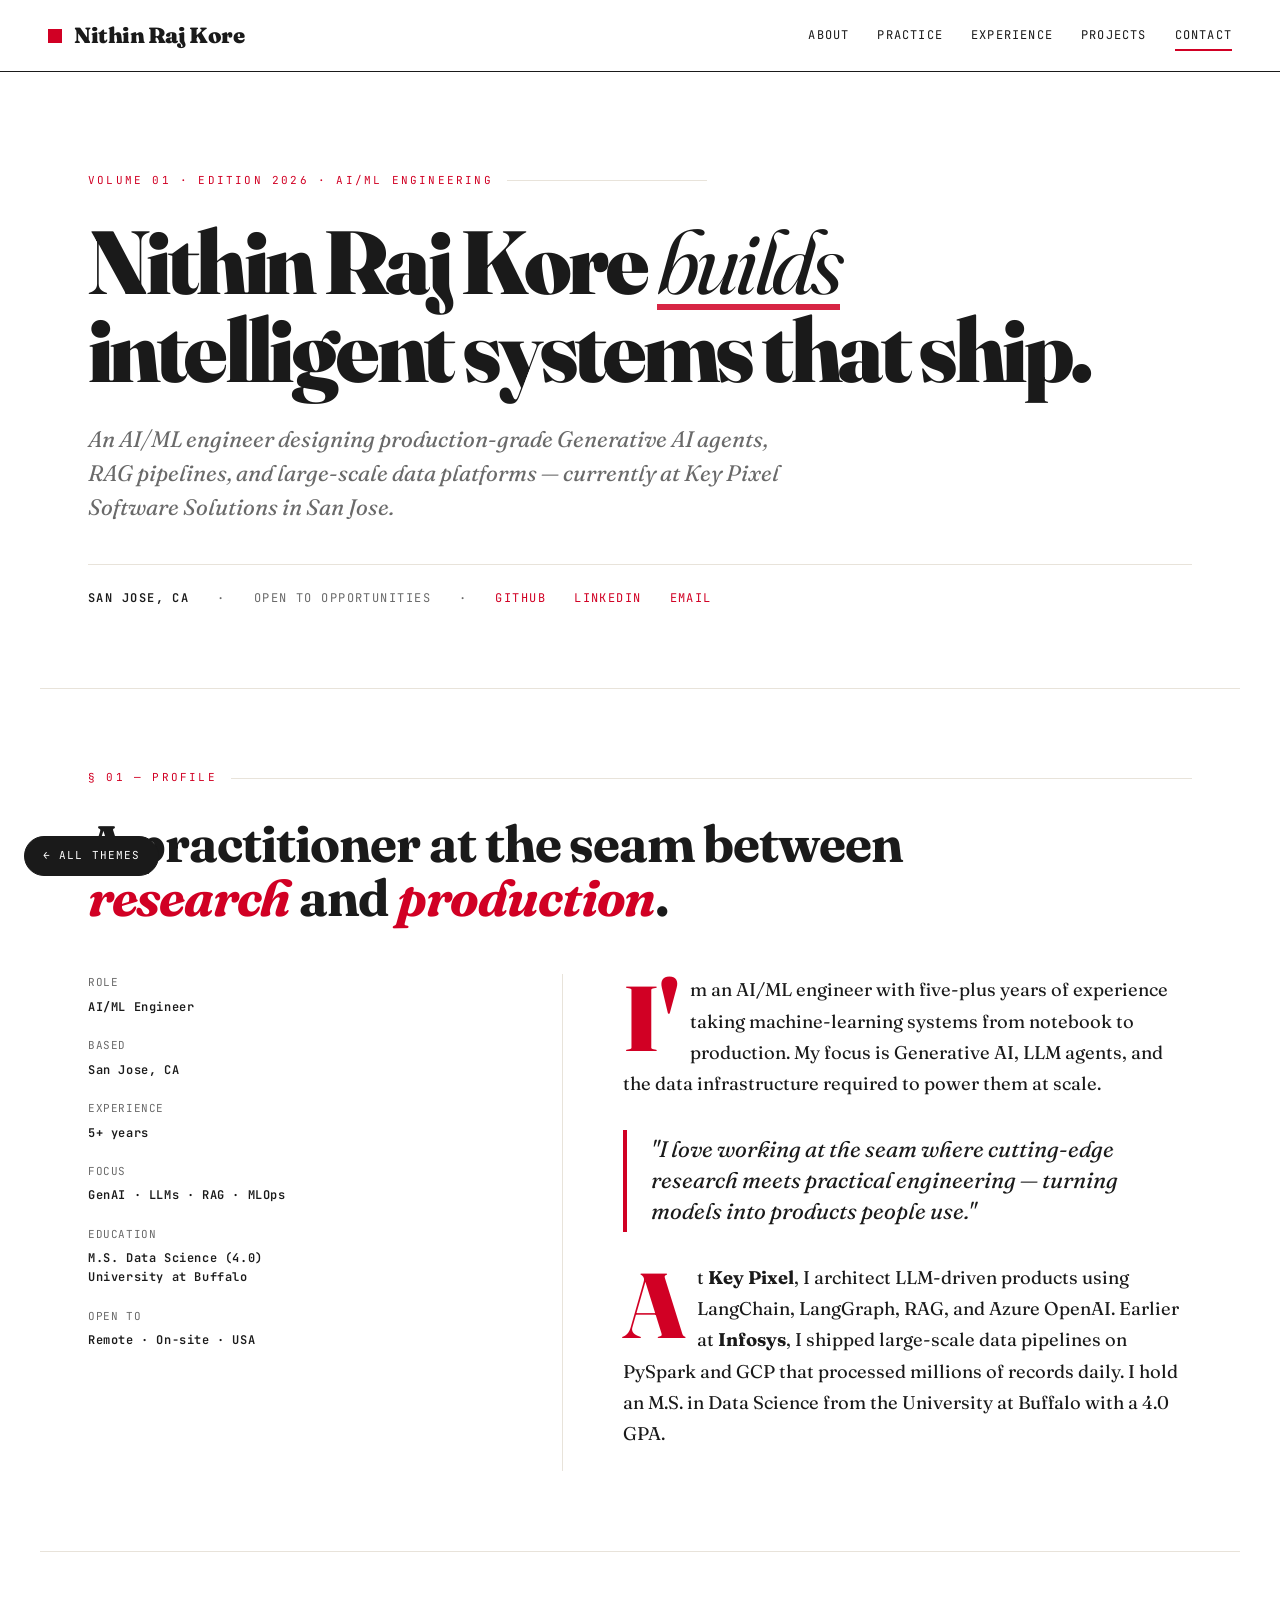
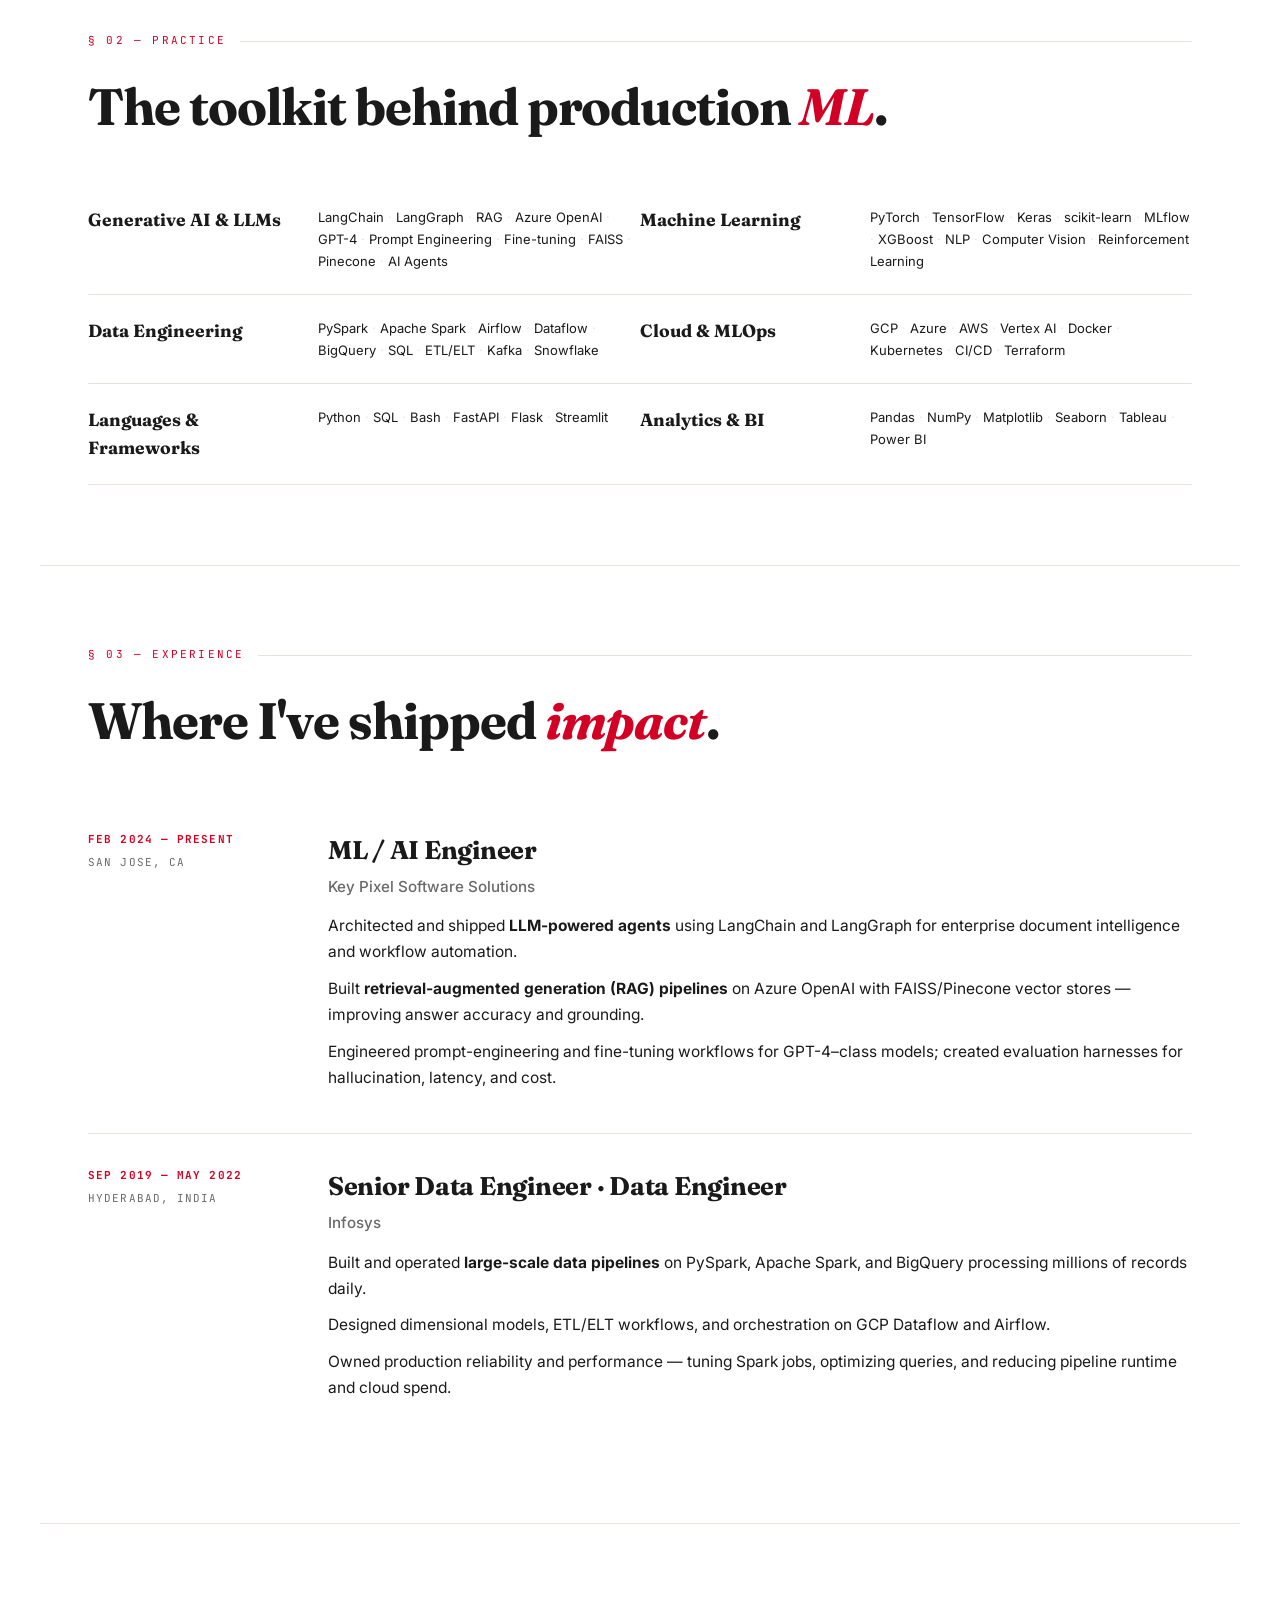
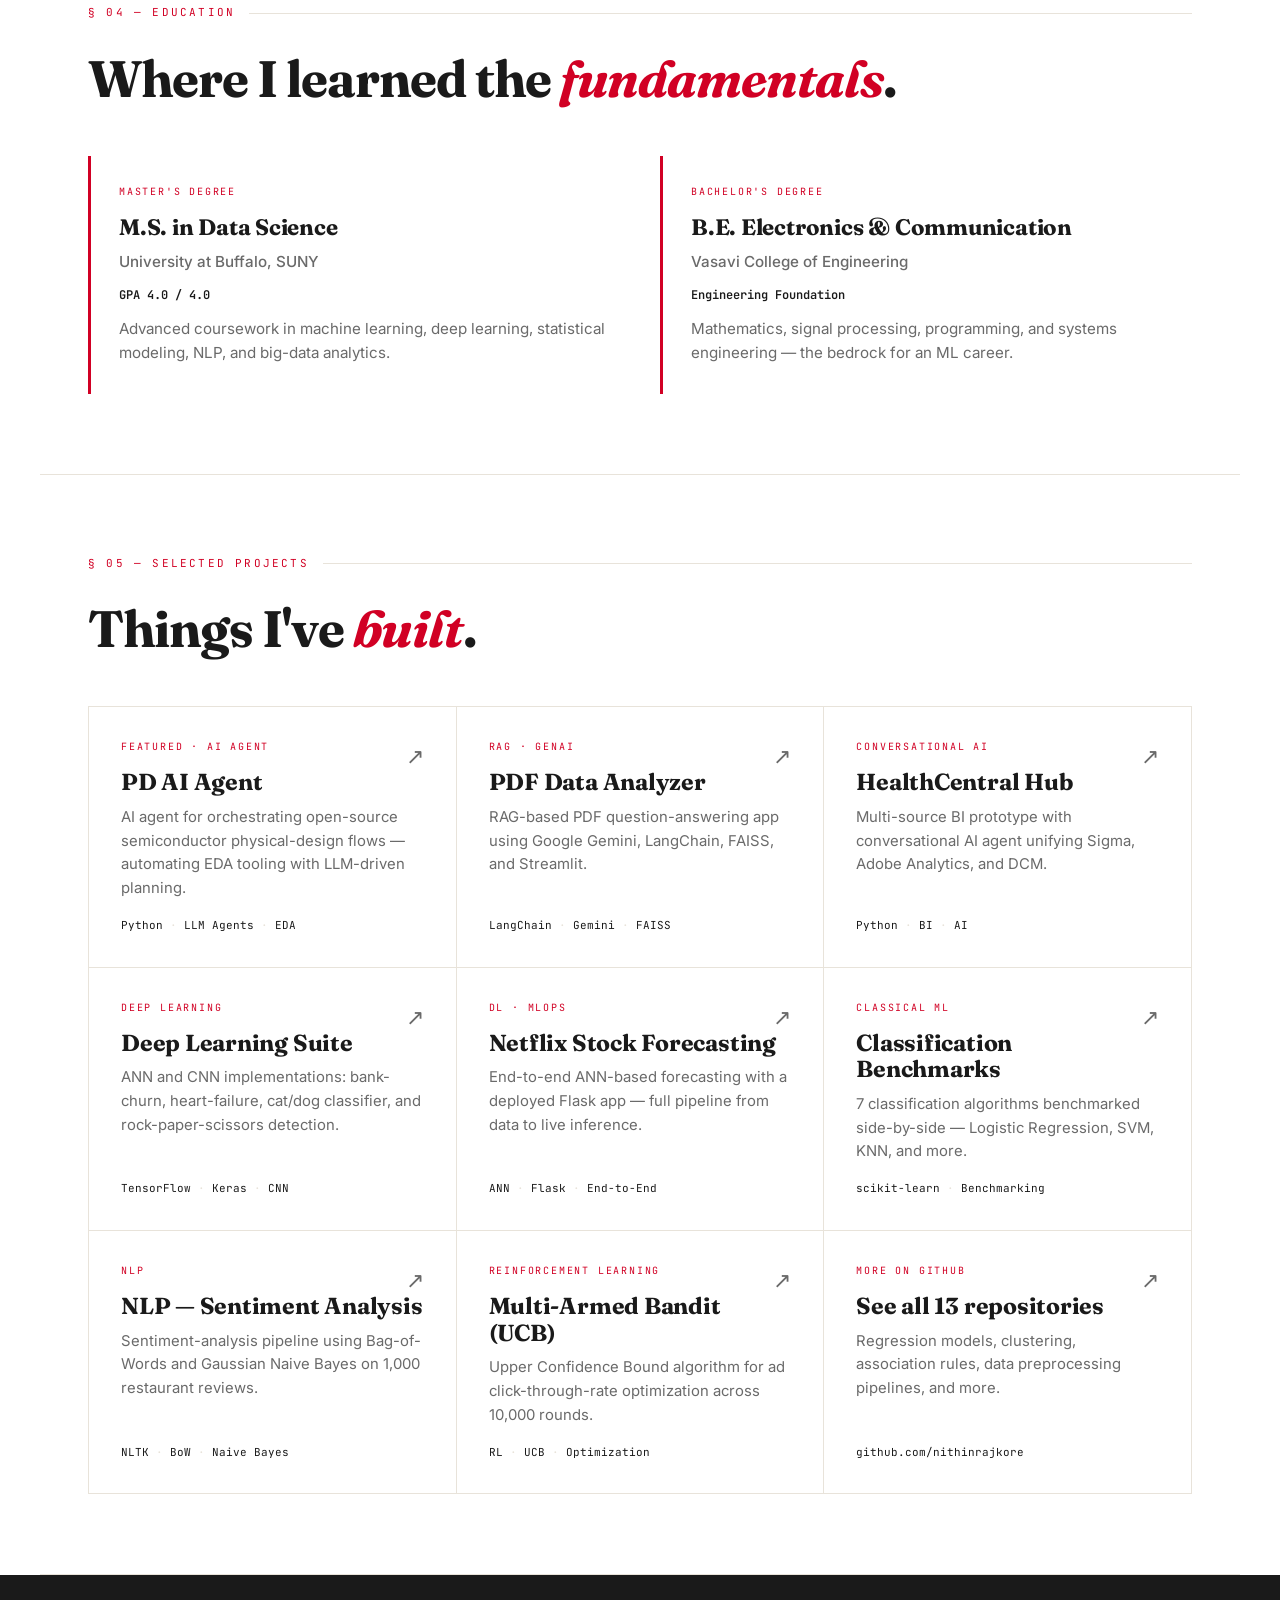
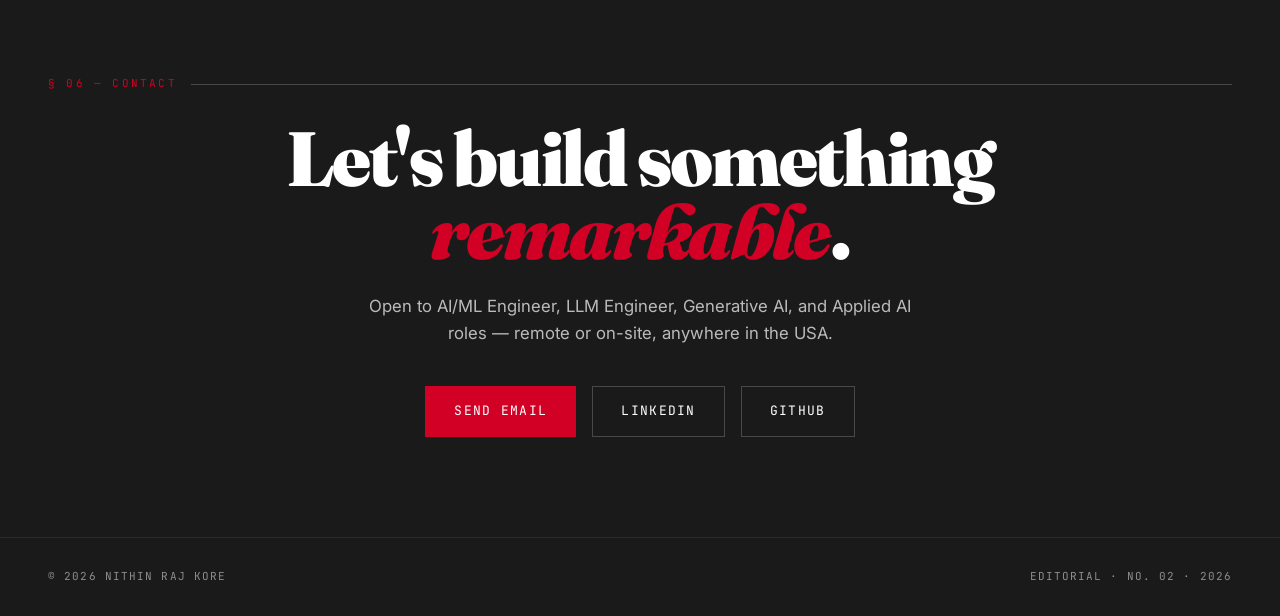
<file: editorial/index.html>
<!DOCTYPE html>
<html lang="en">
<head>
<meta charset="UTF-8" />
<meta name="viewport" content="width=device-width, initial-scale=1.0" />
<title>Nithin Raj Kore — AI/ML Engineer · Editorial</title>
<link rel="preconnect" href="https://fonts.googleapis.com" />
<link rel="preconnect" href="https://fonts.gstatic.com" crossorigin />
<link href="https://fonts.googleapis.com/css2?family=Fraunces:opsz,wght@9..144,400;9..144,500;9..144,700;9..144,900&family=Inter:wght@300;400;500;600;700&family=JetBrains+Mono:wght@400;500&display=swap" rel="stylesheet" />
<style>
:root {
  --red: #d10024;
  --red-dark: #8b0017;
  --red-soft: #fdf2f2;
  --black: #0a0a0a;
  --ink: #1a1a1a;
  --paper: #ffffff;
  --cream: #faf8f4;
  --rule: #e8e3da;
  --muted: #6a6a6a;
  --serif: 'Fraunces', Georgia, serif;
  --sans: 'Inter', -apple-system, sans-serif;
  --mono: 'JetBrains Mono', monospace;
}
* { box-sizing: border-box; margin: 0; padding: 0; }
html { scroll-behavior: smooth; }
body {
  font-family: var(--sans);
  background: var(--paper);
  color: var(--ink);
  line-height: 1.6;
  font-weight: 400;
  -webkit-font-smoothing: antialiased;
}
a { color: inherit; text-decoration: none; }
::selection { background: var(--red); color: white; }

/* Reading progress bar */
.progress {
  position: fixed; top: 0; left: 0; height: 2px; width: 0;
  background: var(--red); z-index: 100; transition: width 0.1s;
}

/* Top masthead */
.masthead {
  border-bottom: 1px solid var(--ink);
  padding: 18px 48px;
  display: flex; justify-content: space-between; align-items: center;
  background: var(--paper);
  position: sticky; top: 0; z-index: 50;
}
.masthead-logo {
  font-family: var(--serif);
  font-weight: 900;
  font-size: 22px;
  letter-spacing: -0.02em;
  display: flex; align-items: center; gap: 12px;
}
.masthead-logo::before {
  content: '';
  width: 14px; height: 14px;
  background: var(--red);
  display: inline-block;
}
.masthead-nav {
  display: flex; gap: 28px;
  font-family: var(--mono);
  font-size: 12px;
  text-transform: uppercase;
  letter-spacing: 0.1em;
}
.masthead-nav a { position: relative; padding: 4px 0; transition: color 0.2s; }
.masthead-nav a:hover { color: var(--red); }
.masthead-nav a::after {
  content: '';
  position: absolute;
  bottom: -2px; left: 0; right: 0;
  height: 2px; background: var(--red);
  transform: scaleX(0); transform-origin: left;
  transition: transform 0.3s ease;
}
.masthead-nav a:hover::after, .masthead-nav a.active::after { transform: scaleX(1); }
@media (max-width: 800px) {
  .masthead { padding: 14px 20px; }
  .masthead-nav { display: none; }
}

/* Hero */
.hero {
  padding: 100px 48px 80px;
  max-width: 1200px;
  margin: 0 auto;
  border-bottom: 1px solid var(--rule);
}
.kicker {
  font-family: var(--mono);
  font-size: 11px;
  text-transform: uppercase;
  letter-spacing: 0.2em;
  color: var(--red);
  margin-bottom: 28px;
  display: flex; align-items: center; gap: 14px;
}
.kicker::after {
  content: '';
  flex: 1;
  height: 1px;
  background: var(--rule);
  max-width: 200px;
}
.headline {
  font-family: var(--serif);
  font-weight: 900;
  font-size: clamp(2.6rem, 7vw, 6rem);
  line-height: 0.98;
  letter-spacing: -0.04em;
  margin-bottom: 30px;
}
.headline em {
  font-style: italic;
  font-weight: 400;
  position: relative;
}
.headline em::after {
  content: '';
  position: absolute;
  bottom: 0.08em; left: 0; right: 0;
  height: 6px; background: var(--red);
  z-index: -1;
  opacity: 0.85;
}
.dek {
  font-family: var(--serif);
  font-weight: 400;
  font-size: clamp(1.1rem, 1.8vw, 1.4rem);
  font-style: italic;
  color: var(--muted);
  max-width: 700px;
  line-height: 1.5;
  margin-bottom: 40px;
}
.byline {
  display: flex;
  align-items: center;
  gap: 28px;
  flex-wrap: wrap;
  font-family: var(--mono);
  font-size: 12px;
  text-transform: uppercase;
  letter-spacing: 0.12em;
  color: var(--muted);
  padding-top: 24px;
  border-top: 1px solid var(--rule);
}
.byline strong { color: var(--ink); font-weight: 600; }
.byline a { color: var(--red); }
.byline a:hover { text-decoration: underline; }

/* Section */
.section {
  max-width: 1200px;
  margin: 0 auto;
  padding: 80px 48px;
  border-bottom: 1px solid var(--rule);
}
.section-num {
  font-family: var(--mono);
  font-size: 11px;
  letter-spacing: 0.2em;
  color: var(--red);
  text-transform: uppercase;
  display: flex; align-items: center; gap: 14px;
  margin-bottom: 30px;
}
.section-num::after {
  content: '';
  flex: 1;
  height: 1px;
  background: var(--rule);
}
.section-title {
  font-family: var(--serif);
  font-weight: 700;
  font-size: clamp(2rem, 4vw, 3.4rem);
  letter-spacing: -0.02em;
  line-height: 1.05;
  margin-bottom: 50px;
  max-width: 900px;
}
.section-title em { font-style: italic; color: var(--red); }

/* About — 2-column editorial spread */
.about-grid {
  display: grid;
  grid-template-columns: 1fr 1.2fr;
  gap: 60px;
}
.about-aside {
  border-right: 1px solid var(--rule);
  padding-right: 40px;
  font-family: var(--mono);
  font-size: 12px;
  letter-spacing: 0.05em;
}
.about-aside dt {
  text-transform: uppercase;
  color: var(--muted);
  margin-bottom: 6px;
  font-size: 11px;
}
.about-aside dd { margin-bottom: 20px; color: var(--ink); font-weight: 600; }
.about-body {
  font-family: var(--serif);
  font-size: 1.15rem;
  line-height: 1.7;
  color: var(--ink);
}
.about-body p { margin-bottom: 22px; }
.about-body p:first-letter {
  font-family: var(--serif);
  font-size: 5em;
  font-weight: 900;
  float: left;
  line-height: 0.85;
  margin: 0.05em 0.12em 0 0;
  color: var(--red);
}
.about-body strong { color: var(--ink); font-weight: 700; }
.pullquote {
  font-family: var(--serif);
  font-style: italic;
  font-size: 1.4rem;
  line-height: 1.4;
  color: var(--ink);
  border-left: 4px solid var(--red);
  padding: 4px 0 4px 24px;
  margin: 30px 0;
}
@media (max-width: 800px) {
  .about-grid { grid-template-columns: 1fr; gap: 40px; }
  .about-aside { border-right: none; border-bottom: 1px solid var(--rule); padding: 0 0 30px; }
}

/* Skills - editorial list */
.skills-list { display: grid; grid-template-columns: repeat(2, 1fr); gap: 0; }
.skill-row {
  padding: 22px 0;
  border-bottom: 1px solid var(--rule);
  display: grid;
  grid-template-columns: 200px 1fr;
  gap: 30px;
  align-items: start;
  transition: padding-left 0.3s ease;
}
.skill-row:hover { padding-left: 16px; background: var(--cream); }
.skill-name {
  font-family: var(--serif);
  font-weight: 700;
  font-size: 1.1rem;
}
.skill-list-tags {
  font-family: var(--sans);
  font-size: 13px;
  color: var(--muted);
  line-height: 1.7;
}
.skill-list-tags span { color: var(--ink); }
.skill-list-tags span:not(:last-child)::after { content: ' · '; color: var(--rule); }
@media (max-width: 800px) {
  .skills-list { grid-template-columns: 1fr; }
  .skill-row { grid-template-columns: 1fr; gap: 8px; }
}

/* Experience — editorial entries */
.exp-entry {
  display: grid;
  grid-template-columns: 200px 1fr;
  gap: 40px;
  padding: 32px 0;
  border-bottom: 1px solid var(--rule);
}
.exp-entry:last-child { border-bottom: none; }
.exp-meta {
  font-family: var(--mono);
  font-size: 11px;
  text-transform: uppercase;
  letter-spacing: 0.1em;
  color: var(--muted);
  line-height: 1.7;
}
.exp-meta strong { display: block; color: var(--red); margin-bottom: 4px; }
.exp-title {
  font-family: var(--serif);
  font-weight: 700;
  font-size: 1.6rem;
  margin-bottom: 4px;
  letter-spacing: -0.01em;
}
.exp-org {
  font-family: var(--sans);
  font-weight: 500;
  font-size: 0.95rem;
  color: var(--muted);
  margin-bottom: 14px;
}
.exp-body p { color: var(--ink); margin-bottom: 10px; line-height: 1.7; font-size: 0.97rem; }
.exp-body strong { color: var(--ink); font-weight: 700; }
@media (max-width: 800px) {
  .exp-entry { grid-template-columns: 1fr; gap: 14px; }
}

/* Education */
.edu-grid { display: grid; grid-template-columns: 1fr 1fr; gap: 40px; }
.edu-block {
  padding: 28px 0 28px 28px;
  border-left: 3px solid var(--red);
}
.edu-block .label {
  font-family: var(--mono);
  font-size: 10px;
  text-transform: uppercase;
  letter-spacing: 0.18em;
  color: var(--red);
  margin-bottom: 10px;
}
.edu-block h3 { font-family: var(--serif); font-weight: 700; font-size: 1.4rem; margin-bottom: 4px; letter-spacing: -0.01em; }
.edu-block h4 { font-family: var(--sans); font-weight: 500; font-size: 0.95rem; color: var(--muted); margin-bottom: 12px; }
.edu-block .gpa { font-family: var(--mono); font-size: 12px; color: var(--ink); font-weight: 600; }
.edu-block p { font-size: 0.95rem; color: var(--muted); margin-top: 12px; }
@media (max-width: 800px) { .edu-grid { grid-template-columns: 1fr; } }

/* Projects */
.proj-grid {
  display: grid;
  grid-template-columns: repeat(auto-fill, minmax(330px, 1fr));
  gap: 0;
  border-top: 1px solid var(--rule);
  border-left: 1px solid var(--rule);
}
.proj-card {
  padding: 32px;
  border-right: 1px solid var(--rule);
  border-bottom: 1px solid var(--rule);
  display: flex; flex-direction: column;
  transition: background 0.3s ease;
  position: relative;
  cursor: pointer;
}
.proj-card:hover { background: var(--cream); }
.proj-card:hover .proj-arrow { transform: translate(4px, -4px); color: var(--red); }
.proj-tag {
  font-family: var(--mono);
  font-size: 10px;
  letter-spacing: 0.18em;
  text-transform: uppercase;
  color: var(--red);
  margin-bottom: 14px;
}
.proj-card h3 {
  font-family: var(--serif);
  font-weight: 700;
  font-size: 1.45rem;
  letter-spacing: -0.01em;
  margin-bottom: 10px;
  line-height: 1.15;
}
.proj-card p { color: var(--muted); font-size: 0.93rem; flex-grow: 1; line-height: 1.6; margin-bottom: 16px; }
.proj-tags {
  font-family: var(--mono);
  font-size: 11px;
  color: var(--ink);
}
.proj-tags span:not(:last-child)::after { content: ' · '; color: var(--rule); }
.proj-arrow {
  position: absolute;
  top: 32px; right: 32px;
  font-family: var(--serif);
  font-size: 22px;
  color: var(--muted);
  transition: transform 0.3s ease, color 0.3s;
}

/* Contact */
.contact {
  background: var(--ink);
  color: var(--paper);
  padding: 100px 48px;
  text-align: center;
}
.contact .section-num { color: var(--red); justify-content: center; }
.contact .section-num::after { background: rgba(255,255,255,0.2); }
.contact h2 { font-family: var(--serif); font-weight: 900; font-size: clamp(2.4rem, 6vw, 5rem); line-height: 0.95; letter-spacing: -0.03em; max-width: 900px; margin: 0 auto 24px; }
.contact h2 em { font-style: italic; color: var(--red); }
.contact p { color: rgba(255,255,255,0.7); max-width: 560px; margin: 0 auto 40px; font-size: 1.05rem; }
.contact-links {
  display: flex; justify-content: center; gap: 16px; flex-wrap: wrap;
  font-family: var(--mono);
  font-size: 13px;
  letter-spacing: 0.05em;
}
.contact-links a {
  padding: 14px 28px;
  border: 1px solid rgba(255,255,255,0.2);
  transition: all 0.3s;
  text-transform: uppercase;
  letter-spacing: 0.1em;
}
.contact-links a:hover { background: var(--red); border-color: var(--red); }
.contact-links a.primary { background: var(--red); border-color: var(--red); }
.contact-links a.primary:hover { background: var(--red-dark); }

/* Footer */
.footer {
  background: var(--ink);
  color: rgba(255,255,255,0.5);
  padding: 30px 48px;
  border-top: 1px solid rgba(255,255,255,0.08);
  display: flex; justify-content: space-between;
  font-family: var(--mono);
  font-size: 11px;
  text-transform: uppercase;
  letter-spacing: 0.1em;
}
@media (max-width: 600px) { .footer { flex-direction: column; gap: 12px; padding: 24px 20px; } }

/* Reveal */
.reveal { opacity: 0; transform: translateY(20px); transition: all 0.8s cubic-bezier(0.22, 1, 0.36, 1); }
.reveal.visible { opacity: 1; transform: translateY(0); }

/* Back to picker */
.back-picker {
  position: fixed; bottom: 24px; left: 24px; z-index: 99;
  font-family: var(--mono); font-size: 11px;
  text-transform: uppercase; letter-spacing: 0.1em;
  background: var(--ink); color: var(--paper);
  padding: 10px 18px; border-radius: 100px;
  border: 1px solid var(--ink);
  transition: all 0.3s;
}
.back-picker:hover { background: var(--red); border-color: var(--red); }
</style>
</head>
<body>

<div class="progress" id="progress"></div>

<a href="../themes/" class="back-picker">← All Themes</a>

<header class="masthead">
  <a href="#top" class="masthead-logo">Nithin Raj Kore</a>
  <nav class="masthead-nav">
    <a href="#about" class="active">About</a>
    <a href="#skills">Practice</a>
    <a href="#work">Experience</a>
    <a href="#projects">Projects</a>
    <a href="#contact">Contact</a>
  </nav>
</header>

<section class="hero" id="top">
  <div class="kicker reveal">Volume 01 · Edition 2026 · AI/ML Engineering</div>
  <h1 class="headline reveal">Nithin Raj Kore <em>builds</em> intelligent systems that ship.</h1>
  <p class="dek reveal">An AI/ML engineer designing production-grade Generative AI agents, RAG pipelines, and large-scale data platforms — currently at Key Pixel Software Solutions in San Jose.</p>
  <div class="byline reveal">
    <span><strong>San Jose, CA</strong></span>
    <span>·</span>
    <span>Open to opportunities</span>
    <span>·</span>
    <a href="https://github.com/nithinrajkore" target="_blank">GitHub</a>
    <a href="https://www.linkedin.com/in/nithinrajkore/" target="_blank">LinkedIn</a>
    <a href="mailto:nithinrajkore1997@gmail.com">Email</a>
  </div>
</section>

<section class="section" id="about">
  <div class="section-num reveal">§ 01 — Profile</div>
  <h2 class="section-title reveal">A practitioner at the seam between <em>research</em> and <em>production</em>.</h2>
  <div class="about-grid">
    <aside class="about-aside reveal">
      <dt>Role</dt><dd>AI/ML Engineer</dd>
      <dt>Based</dt><dd>San Jose, CA</dd>
      <dt>Experience</dt><dd>5+ years</dd>
      <dt>Focus</dt><dd>GenAI · LLMs · RAG · MLOps</dd>
      <dt>Education</dt><dd>M.S. Data Science (4.0)<br/>University at Buffalo</dd>
      <dt>Open to</dt><dd>Remote · On-site · USA</dd>
    </aside>
    <div class="about-body reveal">
      <p>I'm an AI/ML engineer with five-plus years of experience taking machine-learning systems from notebook to production. My focus is Generative AI, LLM agents, and the data infrastructure required to power them at scale.</p>
      <div class="pullquote">"I love working at the seam where cutting-edge research meets practical engineering — turning models into products people use."</div>
      <p>At <strong>Key Pixel</strong>, I architect LLM-driven products using LangChain, LangGraph, RAG, and Azure OpenAI. Earlier at <strong>Infosys</strong>, I shipped large-scale data pipelines on PySpark and GCP that processed millions of records daily. I hold an M.S. in Data Science from the University at Buffalo with a 4.0 GPA.</p>
    </div>
  </div>
</section>

<section class="section" id="skills">
  <div class="section-num reveal">§ 02 — Practice</div>
  <h2 class="section-title reveal">The toolkit behind production <em>ML</em>.</h2>
  <div class="skills-list">
    <div class="skill-row reveal">
      <div class="skill-name">Generative AI & LLMs</div>
      <div class="skill-list-tags"><span>LangChain</span><span>LangGraph</span><span>RAG</span><span>Azure OpenAI</span><span>GPT-4</span><span>Prompt Engineering</span><span>Fine-tuning</span><span>FAISS</span><span>Pinecone</span><span>AI Agents</span></div>
    </div>
    <div class="skill-row reveal">
      <div class="skill-name">Machine Learning</div>
      <div class="skill-list-tags"><span>PyTorch</span><span>TensorFlow</span><span>Keras</span><span>scikit-learn</span><span>MLflow</span><span>XGBoost</span><span>NLP</span><span>Computer Vision</span><span>Reinforcement Learning</span></div>
    </div>
    <div class="skill-row reveal">
      <div class="skill-name">Data Engineering</div>
      <div class="skill-list-tags"><span>PySpark</span><span>Apache Spark</span><span>Airflow</span><span>Dataflow</span><span>BigQuery</span><span>SQL</span><span>ETL/ELT</span><span>Kafka</span><span>Snowflake</span></div>
    </div>
    <div class="skill-row reveal">
      <div class="skill-name">Cloud & MLOps</div>
      <div class="skill-list-tags"><span>GCP</span><span>Azure</span><span>AWS</span><span>Vertex AI</span><span>Docker</span><span>Kubernetes</span><span>CI/CD</span><span>Terraform</span></div>
    </div>
    <div class="skill-row reveal">
      <div class="skill-name">Languages & Frameworks</div>
      <div class="skill-list-tags"><span>Python</span><span>SQL</span><span>Bash</span><span>FastAPI</span><span>Flask</span><span>Streamlit</span></div>
    </div>
    <div class="skill-row reveal">
      <div class="skill-name">Analytics & BI</div>
      <div class="skill-list-tags"><span>Pandas</span><span>NumPy</span><span>Matplotlib</span><span>Seaborn</span><span>Tableau</span><span>Power BI</span></div>
    </div>
  </div>
</section>

<section class="section" id="work">
  <div class="section-num reveal">§ 03 — Experience</div>
  <h2 class="section-title reveal">Where I've shipped <em>impact</em>.</h2>
  <div class="exp-entry reveal">
    <div class="exp-meta"><strong>Feb 2024 — Present</strong>San Jose, CA</div>
    <div>
      <h3 class="exp-title">ML / AI Engineer</h3>
      <div class="exp-org">Key Pixel Software Solutions</div>
      <div class="exp-body">
        <p>Architected and shipped <strong>LLM-powered agents</strong> using LangChain and LangGraph for enterprise document intelligence and workflow automation.</p>
        <p>Built <strong>retrieval-augmented generation (RAG) pipelines</strong> on Azure OpenAI with FAISS/Pinecone vector stores — improving answer accuracy and grounding.</p>
        <p>Engineered prompt-engineering and fine-tuning workflows for GPT-4–class models; created evaluation harnesses for hallucination, latency, and cost.</p>
      </div>
    </div>
  </div>
  <div class="exp-entry reveal">
    <div class="exp-meta"><strong>Sep 2019 — May 2022</strong>Hyderabad, India</div>
    <div>
      <h3 class="exp-title">Senior Data Engineer · Data Engineer</h3>
      <div class="exp-org">Infosys</div>
      <div class="exp-body">
        <p>Built and operated <strong>large-scale data pipelines</strong> on PySpark, Apache Spark, and BigQuery processing millions of records daily.</p>
        <p>Designed dimensional models, ETL/ELT workflows, and orchestration on GCP Dataflow and Airflow.</p>
        <p>Owned production reliability and performance — tuning Spark jobs, optimizing queries, and reducing pipeline runtime and cloud spend.</p>
      </div>
    </div>
  </div>
</section>

<section class="section" id="education">
  <div class="section-num reveal">§ 04 — Education</div>
  <h2 class="section-title reveal">Where I learned the <em>fundamentals</em>.</h2>
  <div class="edu-grid">
    <div class="edu-block reveal">
      <div class="label">Master's Degree</div>
      <h3>M.S. in Data Science</h3>
      <h4>University at Buffalo, SUNY</h4>
      <div class="gpa">GPA 4.0 / 4.0</div>
      <p>Advanced coursework in machine learning, deep learning, statistical modeling, NLP, and big-data analytics.</p>
    </div>
    <div class="edu-block reveal">
      <div class="label">Bachelor's Degree</div>
      <h3>B.E. Electronics & Communication</h3>
      <h4>Vasavi College of Engineering</h4>
      <div class="gpa">Engineering Foundation</div>
      <p>Mathematics, signal processing, programming, and systems engineering — the bedrock for an ML career.</p>
    </div>
  </div>
</section>

<section class="section" id="projects">
  <div class="section-num reveal">§ 05 — Selected Projects</div>
  <h2 class="section-title reveal">Things I've <em>built</em>.</h2>
  <div class="proj-grid">
    <a class="proj-card reveal" href="https://github.com/nithinrajkore/PD_AI_AGENT" target="_blank">
      <div class="proj-tag">Featured · AI Agent</div>
      <h3>PD AI Agent</h3>
      <p>AI agent for orchestrating open-source semiconductor physical-design flows — automating EDA tooling with LLM-driven planning.</p>
      <div class="proj-tags"><span>Python</span><span>LLM Agents</span><span>EDA</span></div>
      <span class="proj-arrow">↗</span>
    </a>
    <a class="proj-card reveal" href="https://github.com/nithinrajkore/PDF-DataAnalyzer" target="_blank">
      <div class="proj-tag">RAG · GenAI</div>
      <h3>PDF Data Analyzer</h3>
      <p>RAG-based PDF question-answering app using Google Gemini, LangChain, FAISS, and Streamlit.</p>
      <div class="proj-tags"><span>LangChain</span><span>Gemini</span><span>FAISS</span></div>
      <span class="proj-arrow">↗</span>
    </a>
    <a class="proj-card reveal" href="https://github.com/nithinrajkore/healthcentral-prototype" target="_blank">
      <div class="proj-tag">Conversational AI</div>
      <h3>HealthCentral Hub</h3>
      <p>Multi-source BI prototype with conversational AI agent unifying Sigma, Adobe Analytics, and DCM.</p>
      <div class="proj-tags"><span>Python</span><span>BI</span><span>AI</span></div>
      <span class="proj-arrow">↗</span>
    </a>
    <a class="proj-card reveal" href="https://github.com/nithinrajkore/Deep-Learning" target="_blank">
      <div class="proj-tag">Deep Learning</div>
      <h3>Deep Learning Suite</h3>
      <p>ANN and CNN implementations: bank-churn, heart-failure, cat/dog classifier, and rock-paper-scissors detection.</p>
      <div class="proj-tags"><span>TensorFlow</span><span>Keras</span><span>CNN</span></div>
      <span class="proj-arrow">↗</span>
    </a>
    <a class="proj-card reveal" href="https://github.com/nithinrajkore/NetflixStockPricePrediction" target="_blank">
      <div class="proj-tag">DL · MLOps</div>
      <h3>Netflix Stock Forecasting</h3>
      <p>End-to-end ANN-based forecasting with a deployed Flask app — full pipeline from data to live inference.</p>
      <div class="proj-tags"><span>ANN</span><span>Flask</span><span>End-to-End</span></div>
      <span class="proj-arrow">↗</span>
    </a>
    <a class="proj-card reveal" href="https://github.com/nithinrajkore/Classification-Models" target="_blank">
      <div class="proj-tag">Classical ML</div>
      <h3>Classification Benchmarks</h3>
      <p>7 classification algorithms benchmarked side-by-side — Logistic Regression, SVM, KNN, and more.</p>
      <div class="proj-tags"><span>scikit-learn</span><span>Benchmarking</span></div>
      <span class="proj-arrow">↗</span>
    </a>
    <a class="proj-card reveal" href="https://github.com/nithinrajkore/NLP" target="_blank">
      <div class="proj-tag">NLP</div>
      <h3>NLP — Sentiment Analysis</h3>
      <p>Sentiment-analysis pipeline using Bag-of-Words and Gaussian Naive Bayes on 1,000 restaurant reviews.</p>
      <div class="proj-tags"><span>NLTK</span><span>BoW</span><span>Naive Bayes</span></div>
      <span class="proj-arrow">↗</span>
    </a>
    <a class="proj-card reveal" href="https://github.com/nithinrajkore/Reinforcement-Learning" target="_blank">
      <div class="proj-tag">Reinforcement Learning</div>
      <h3>Multi-Armed Bandit (UCB)</h3>
      <p>Upper Confidence Bound algorithm for ad click-through-rate optimization across 10,000 rounds.</p>
      <div class="proj-tags"><span>RL</span><span>UCB</span><span>Optimization</span></div>
      <span class="proj-arrow">↗</span>
    </a>
    <a class="proj-card reveal" href="https://github.com/nithinrajkore" target="_blank">
      <div class="proj-tag">More on GitHub</div>
      <h3>See all 13 repositories</h3>
      <p>Regression models, clustering, association rules, data preprocessing pipelines, and more.</p>
      <div class="proj-tags"><span>github.com/nithinrajkore</span></div>
      <span class="proj-arrow">↗</span>
    </a>
  </div>
</section>

<section class="contact" id="contact">
  <div class="section-num reveal">§ 06 — Contact</div>
  <h2 class="reveal">Let's build something <em>remarkable</em>.</h2>
  <p class="reveal">Open to AI/ML Engineer, LLM Engineer, Generative AI, and Applied AI roles — remote or on-site, anywhere in the USA.</p>
  <div class="contact-links reveal">
    <a class="primary" href="mailto:nithinrajkore1997@gmail.com">Send Email</a>
    <a href="https://www.linkedin.com/in/nithinrajkore/" target="_blank">LinkedIn</a>
    <a href="https://github.com/nithinrajkore" target="_blank">GitHub</a>
  </div>
</section>

<footer class="footer">
  <div>© <span id="year"></span> Nithin Raj Kore</div>
  <div>Editorial · No. 02 · 2026</div>
</footer>

<script>
document.getElementById('year').textContent = new Date().getFullYear();
const progress = document.getElementById('progress');
document.addEventListener('scroll', () => {
  const h = document.documentElement;
  const s = h.scrollTop / (h.scrollHeight - h.clientHeight);
  progress.style.width = (s * 100) + '%';
}, { passive: true });

const obs = new IntersectionObserver((entries) => {
  entries.forEach(e => { if (e.isIntersecting) { e.target.classList.add('visible'); obs.unobserve(e.target); } });
}, { threshold: 0.1, rootMargin: '0px 0px -60px 0px' });
document.querySelectorAll('.reveal').forEach(el => obs.observe(el));

const sections = ['about','skills','work','projects','contact'];
const navLinks = document.querySelectorAll('.masthead-nav a');
const navObs = new IntersectionObserver((entries) => {
  entries.forEach(e => {
    if (e.isIntersecting) {
      navLinks.forEach((a, i) => {
        const map = ['about','skills','work','projects','contact'];
        a.classList.toggle('active', map[i] === e.target.id);
      });
    }
  });
}, { threshold: 0.4 });
sections.forEach(id => { const el = document.getElementById(id); if (el) navObs.observe(el); });
</script>
</body>
</html>
</file>
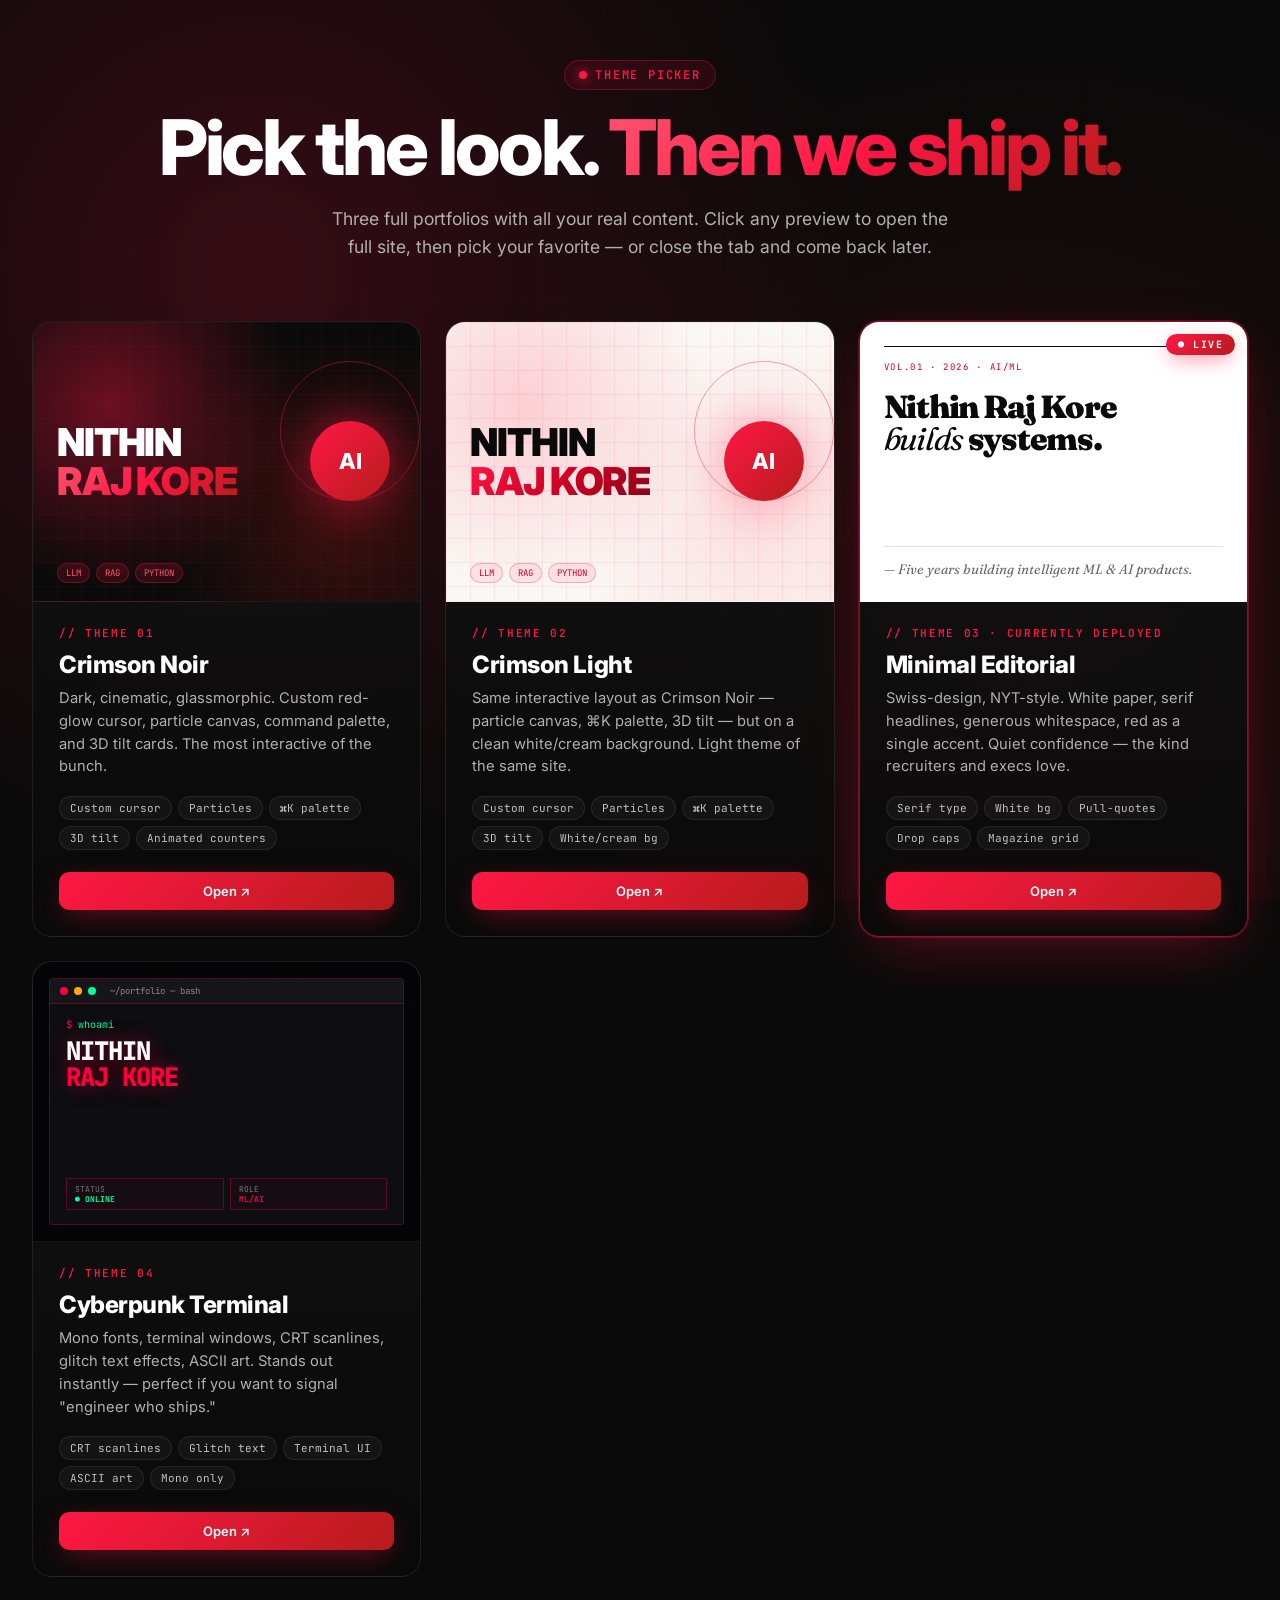
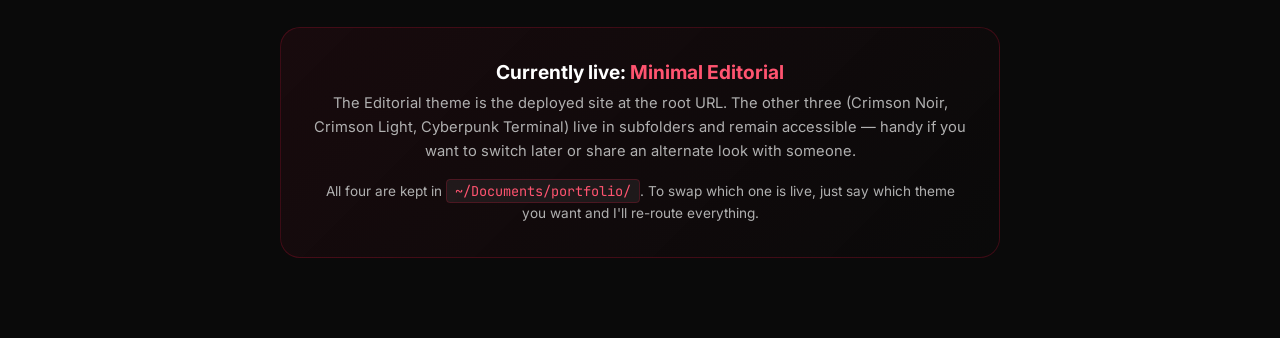
<file: themes/index.html>
<!DOCTYPE html>
<html lang="en">
<head>
<meta charset="UTF-8" />
<meta name="viewport" content="width=device-width, initial-scale=1.0" />
<title>Pick a Theme — Nithin Raj Kore Portfolio</title>
<link rel="preconnect" href="https://fonts.googleapis.com" />
<link rel="preconnect" href="https://fonts.gstatic.com" crossorigin />
<link href="https://fonts.googleapis.com/css2?family=Inter:wght@300;400;500;600;700;800;900&family=JetBrains+Mono:wght@400;500;600&family=Fraunces:wght@400;700;900&display=swap" rel="stylesheet" />
<style>
:root {
  --red: #ff1744;
  --red-dark: #b71c1c;
  --black: #0a0a0a;
  --gray: #888;
}
* { box-sizing: border-box; margin: 0; padding: 0; }
html, body { overflow-x: hidden; }
body {
  font-family: 'Inter', -apple-system, sans-serif;
  background: var(--black);
  color: white;
  min-height: 100vh;
  -webkit-font-smoothing: antialiased;
  position: relative;
}
a { color: inherit; text-decoration: none; }
::selection { background: var(--red); color: white; }

/* Background glow */
body::before {
  content: '';
  position: fixed;
  inset: 0;
  background:
    radial-gradient(circle at 20% 30%, rgba(255,23,68,0.18), transparent 50%),
    radial-gradient(circle at 80% 70%, rgba(183,28,28,0.15), transparent 50%);
  z-index: 0;
  pointer-events: none;
}
body::after {
  content: '';
  position: fixed;
  inset: 0;
  background-image:
    linear-gradient(rgba(255,23,68,0.04) 1px, transparent 1px),
    linear-gradient(90deg, rgba(255,23,68,0.04) 1px, transparent 1px);
  background-size: 60px 60px;
  z-index: 0;
  pointer-events: none;
  mask-image: radial-gradient(ellipse at center, black, transparent 80%);
}

.wrap {
  position: relative;
  z-index: 2;
  max-width: 1280px;
  margin: 0 auto;
  padding: 60px 32px 80px;
}

.header { text-align: center; margin-bottom: 60px; }
.eyebrow {
  display: inline-flex;
  align-items: center;
  gap: 8px;
  font-family: 'JetBrains Mono', monospace;
  font-size: 12px;
  font-weight: 600;
  letter-spacing: 0.15em;
  color: var(--red);
  text-transform: uppercase;
  margin-bottom: 18px;
  padding: 6px 14px;
  background: rgba(255,23,68,0.1);
  border: 1px solid rgba(255,23,68,0.3);
  border-radius: 100px;
}
.eyebrow .dot {
  width: 8px; height: 8px;
  background: var(--red);
  border-radius: 50%;
  box-shadow: 0 0 12px var(--red);
  animation: pulse 1.6s ease-in-out infinite;
}
@keyframes pulse {
  0%, 100% { opacity: 1; transform: scale(1); }
  50% { opacity: 0.6; transform: scale(1.2); }
}

h1 {
  font-size: clamp(2.4rem, 6vw, 5rem);
  font-weight: 800;
  letter-spacing: -0.04em;
  line-height: 1.05;
  margin-bottom: 16px;
}
.gradient-text {
  background: linear-gradient(135deg, #ff5470 0%, #ff1744 50%, #b71c1c 100%);
  -webkit-background-clip: text;
  background-clip: text;
  -webkit-text-fill-color: transparent;
}
.subtitle {
  color: #b0b0b0;
  font-size: 1.1rem;
  max-width: 640px;
  margin: 0 auto;
  line-height: 1.6;
}

.themes {
  display: grid;
  grid-template-columns: repeat(auto-fit, minmax(340px, 1fr));
  gap: 24px;
  margin-bottom: 50px;
}

.theme-card {
  display: flex;
  flex-direction: column;
  background: linear-gradient(180deg, rgba(20,20,20,0.85), rgba(10,10,10,0.95));
  border: 1px solid rgba(255,255,255,0.08);
  border-radius: 20px;
  overflow: hidden;
  transition: all 0.4s cubic-bezier(0.22, 1, 0.36, 1);
  position: relative;
}
.theme-card:hover {
  transform: translateY(-8px);
  border-color: rgba(255,23,68,0.4);
  box-shadow: 0 30px 70px -20px rgba(255,23,68,0.3);
}
.theme-card.active-theme {
  border-color: rgba(255,23,68,0.5);
  box-shadow: 0 0 0 1px rgba(255,23,68,0.3), 0 20px 60px -20px rgba(255,23,68,0.4);
}
.active-badge {
  position: absolute;
  top: 12px; right: 12px;
  z-index: 5;
  padding: 4px 12px;
  background: linear-gradient(135deg, #ff1744, #b71c1c);
  color: white;
  font-family: 'JetBrains Mono', monospace;
  font-size: 10px;
  font-weight: 700;
  letter-spacing: 0.15em;
  border-radius: 100px;
  box-shadow: 0 6px 20px -4px rgba(255,23,68,0.6);
  animation: livePulse 2s ease-in-out infinite;
}
@keyframes livePulse {
  0%, 100% { transform: scale(1); }
  50% { transform: scale(1.05); }
}

.theme-preview {
  height: 280px;
  position: relative;
  overflow: hidden;
  border-bottom: 1px solid rgba(255,255,255,0.06);
}

/* CRIMSON preview */
.preview-crimson {
  background:
    radial-gradient(circle at 20% 30%, rgba(255,23,68,0.4), transparent 50%),
    radial-gradient(circle at 80% 70%, rgba(183,28,28,0.3), transparent 50%),
    #0a0a0a;
}
.preview-crimson-light {
  background:
    radial-gradient(circle at 20% 30%, rgba(255,23,68,0.18), transparent 50%),
    radial-gradient(circle at 80% 70%, rgba(255,82,112,0.15), transparent 50%),
    #faf8f4;
  color: #0a0a0a;
}
.preview-crimson-light::before {
  content: '';
  position: absolute;
  inset: 0;
  background-image:
    linear-gradient(rgba(255,23,68,0.08) 1px, transparent 1px),
    linear-gradient(90deg, rgba(255,23,68,0.08) 1px, transparent 1px);
  background-size: 24px 24px;
}
.preview-crimson-light .mock-title {
  position: absolute;
  top: 50%; left: 24px;
  transform: translateY(-50%);
  font-size: 2.4rem;
  font-weight: 900;
  letter-spacing: -0.03em;
  line-height: 1;
  color: #0a0a0a;
}
.preview-crimson-light .mock-title .red {
  background: linear-gradient(135deg, #ff1744, #d10024, #8b0017);
  -webkit-background-clip: text;
  -webkit-text-fill-color: transparent;
}
.preview-crimson-light .mock-orb {
  position: absolute;
  top: 50%; right: 30px;
  transform: translateY(-50%);
  width: 80px; height: 80px;
  border-radius: 50%;
  background: linear-gradient(135deg, #ff1744, #b71c1c);
  box-shadow: 0 0 50px rgba(255,23,68,0.4);
}
.preview-crimson-light .mock-orb::after {
  content: 'AI';
  position: absolute;
  inset: 0;
  display: flex;
  align-items: center;
  justify-content: center;
  font-weight: 800;
  color: white;
  font-size: 22px;
}
.preview-crimson-light .mock-ring {
  position: absolute;
  top: 50%; right: 30px;
  transform: translateY(-50%);
  width: 140px; height: 140px;
  border: 1px solid rgba(255,23,68,0.4);
  border-radius: 50%;
  margin: -30px -30px 0 0;
  animation: spin 14s linear infinite;
}
.preview-crimson-light .mock-bottom {
  position: absolute;
  bottom: 18px; left: 24px; right: 24px;
  display: flex;
  gap: 6px;
  font-family: 'JetBrains Mono', monospace;
  font-size: 9px;
  color: #6a6a6a;
}
.preview-crimson-light .mock-tag {
  padding: 3px 8px;
  background: rgba(255,23,68,0.08);
  border: 1px solid rgba(255,23,68,0.3);
  border-radius: 100px;
  color: #d10024;
}
.preview-crimson::before {
  content: '';
  position: absolute;
  inset: 0;
  background-image:
    linear-gradient(rgba(255,23,68,0.06) 1px, transparent 1px),
    linear-gradient(90deg, rgba(255,23,68,0.06) 1px, transparent 1px);
  background-size: 24px 24px;
}
.preview-crimson .mock-title {
  position: absolute;
  top: 50%; left: 24px;
  transform: translateY(-50%);
  font-size: 2.4rem;
  font-weight: 900;
  letter-spacing: -0.03em;
  line-height: 1;
}
.preview-crimson .mock-title .red {
  background: linear-gradient(135deg, #ff5470, #ff1744, #b71c1c);
  -webkit-background-clip: text;
  -webkit-text-fill-color: transparent;
}
.preview-crimson .mock-orb {
  position: absolute;
  top: 50%; right: 30px;
  transform: translateY(-50%);
  width: 80px; height: 80px;
  border-radius: 50%;
  background: linear-gradient(135deg, #ff1744, #b71c1c);
  box-shadow: 0 0 50px rgba(255,23,68,0.6);
}
.preview-crimson .mock-orb::after {
  content: 'AI';
  position: absolute;
  inset: 0;
  display: flex;
  align-items: center;
  justify-content: center;
  font-weight: 800;
  color: white;
  font-size: 22px;
}
.preview-crimson .mock-ring {
  position: absolute;
  top: 50%; right: 30px;
  transform: translateY(-50%);
  width: 140px; height: 140px;
  border: 1px solid rgba(255,23,68,0.4);
  border-radius: 50%;
  margin: -30px -30px 0 0;
  animation: spin 14s linear infinite;
}
@keyframes spin { to { transform: translateY(-50%) rotate(360deg); } }
.preview-crimson .mock-bottom {
  position: absolute;
  bottom: 18px; left: 24px; right: 24px;
  display: flex;
  gap: 6px;
  font-family: 'JetBrains Mono', monospace;
  font-size: 9px;
  color: #aaa;
}
.preview-crimson .mock-tag {
  padding: 3px 8px;
  background: rgba(255,23,68,0.15);
  border: 1px solid rgba(255,23,68,0.3);
  border-radius: 100px;
  color: #ff5470;
}

/* EDITORIAL preview */
.preview-editorial {
  background: #ffffff;
  color: #0a0a0a;
  padding: 24px;
  display: flex;
  flex-direction: column;
}
.preview-editorial .mock-rule {
  height: 1px;
  background: #0a0a0a;
  margin-bottom: 14px;
}
.preview-editorial .mock-eyebrow {
  font-family: 'JetBrains Mono', monospace;
  font-size: 9px;
  letter-spacing: 0.18em;
  text-transform: uppercase;
  color: #d10024;
  margin-bottom: 18px;
}
.preview-editorial .mock-title {
  font-family: 'Fraunces', Georgia, serif;
  font-weight: 900;
  font-size: 2rem;
  line-height: 1;
  letter-spacing: -0.04em;
  margin-bottom: 14px;
  color: #0a0a0a;
}
.preview-editorial .mock-title em {
  font-style: italic;
  font-weight: 400;
  position: relative;
}
.preview-editorial .mock-title em::after {
  content: '';
  position: absolute;
  bottom: 4px; left: 0; right: 0;
  height: 4px;
  background: #d10024;
  z-index: -1;
}
.preview-editorial .mock-byline {
  font-family: 'Fraunces', serif;
  font-style: italic;
  font-size: 0.85rem;
  color: #6a6a6a;
  margin-top: auto;
  padding-top: 14px;
  border-top: 1px solid #e8e3da;
}

/* CYBERPUNK preview */
.preview-cyber {
  background: #050507;
  font-family: 'JetBrains Mono', monospace;
  position: relative;
  padding: 16px;
  overflow: hidden;
}
.preview-cyber::before {
  content: '';
  position: absolute;
  inset: 0;
  background-image:
    linear-gradient(rgba(255,0,60,0.08) 1px, transparent 1px),
    linear-gradient(90deg, rgba(255,0,60,0.08) 1px, transparent 1px);
  background-size: 30px 30px;
  mask-image: radial-gradient(ellipse at center, black, transparent 80%);
}
.preview-cyber::after {
  content: '';
  position: absolute;
  inset: 0;
  background: repeating-linear-gradient(0deg, transparent 0, transparent 2px, rgba(0,0,0,0.2) 3px, transparent 4px);
  pointer-events: none;
}
.preview-cyber .mock-window {
  position: relative;
  z-index: 1;
  background: rgba(15,15,20,0.9);
  border: 1px solid rgba(255,0,60,0.3);
  border-radius: 4px;
  padding: 0;
  height: 100%;
  display: flex;
  flex-direction: column;
}
.preview-cyber .mock-bar {
  display: flex;
  align-items: center;
  gap: 6px;
  background: #15151c;
  padding: 6px 10px;
  border-bottom: 1px solid rgba(255,0,60,0.3);
  font-size: 9px;
  color: #888;
}
.preview-cyber .mock-bar .dot {
  width: 8px; height: 8px;
  border-radius: 50%;
}
.preview-cyber .mock-bar .dot.r { background: #ff003c; }
.preview-cyber .mock-bar .dot.y { background: #ffaa00; }
.preview-cyber .mock-bar .dot.g { background: #00ff9c; }
.preview-cyber .mock-content {
  padding: 14px 16px;
  flex: 1;
  display: flex;
  flex-direction: column;
}
.preview-cyber .mock-prompt {
  color: #00ff9c;
  font-size: 10px;
  margin-bottom: 8px;
}
.preview-cyber .mock-prompt::before { content: '$ '; color: #ff003c; }
.preview-cyber .mock-title {
  color: white;
  font-size: 1.6rem;
  font-weight: 800;
  line-height: 1;
  letter-spacing: -0.04em;
  margin-bottom: 10px;
  text-shadow: 0 0 20px rgba(255,0,60,0.5);
}
.preview-cyber .mock-title .red { color: #ff003c; }
.preview-cyber .mock-stat-row {
  display: flex;
  gap: 6px;
  margin-top: auto;
}
.preview-cyber .mock-cell {
  flex: 1;
  border: 1px solid rgba(255,0,60,0.3);
  padding: 5px 8px;
  background: rgba(255,0,60,0.04);
  font-size: 8px;
}
.preview-cyber .mock-cell .label { color: #777; text-transform: uppercase; }
.preview-cyber .mock-cell .val { color: #ff003c; font-weight: 700; }
.preview-cyber .mock-cell .val.green { color: #00ff9c; }

/* Theme info */
.theme-info {
  padding: 24px 26px 26px;
  flex: 1;
  display: flex;
  flex-direction: column;
}
.theme-num {
  font-family: 'JetBrains Mono', monospace;
  font-size: 11px;
  color: var(--red);
  letter-spacing: 0.15em;
  margin-bottom: 10px;
  font-weight: 600;
}
.theme-card h3 {
  font-size: 1.5rem;
  font-weight: 800;
  letter-spacing: -0.02em;
  margin-bottom: 8px;
}
.theme-tagline {
  color: #b0b0b0;
  font-size: 0.92rem;
  line-height: 1.55;
  margin-bottom: 18px;
}
.theme-features {
  display: flex;
  flex-wrap: wrap;
  gap: 6px;
  margin-bottom: 22px;
}
.theme-feat {
  padding: 4px 10px;
  background: rgba(255,255,255,0.04);
  border: 1px solid rgba(255,255,255,0.08);
  border-radius: 100px;
  font-size: 11px;
  font-family: 'JetBrains Mono', monospace;
  color: #c0c0c0;
}
.theme-actions {
  display: flex;
  gap: 10px;
  margin-top: auto;
}
.btn {
  display: inline-flex;
  align-items: center;
  gap: 8px;
  padding: 11px 20px;
  font-weight: 600;
  font-size: 13px;
  border-radius: 10px;
  transition: all 0.3s;
  flex: 1;
  justify-content: center;
}
.btn-primary {
  background: linear-gradient(135deg, #ff1744, #b71c1c);
  color: white;
  box-shadow: 0 8px 30px -8px rgba(255,23,68,0.5);
}
.btn-primary:hover {
  transform: translateY(-2px);
  box-shadow: 0 12px 40px -8px rgba(255,23,68,0.7);
}
.btn-ghost {
  background: rgba(255,255,255,0.04);
  border: 1px solid rgba(255,255,255,0.1);
  color: white;
}
.btn-ghost:hover {
  background: rgba(255,23,68,0.1);
  border-color: rgba(255,23,68,0.4);
}

/* Help section */
.help {
  text-align: center;
  padding: 32px;
  background: linear-gradient(135deg, rgba(255,23,68,0.06), rgba(10,10,10,0.6));
  border: 1px solid rgba(255,23,68,0.2);
  border-radius: 20px;
  max-width: 720px;
  margin: 0 auto;
}
.help h3 {
  font-size: 1.2rem;
  margin-bottom: 8px;
}
.help p {
  color: #b0b0b0;
  font-size: 0.92rem;
  line-height: 1.6;
  margin-bottom: 18px;
}
.help code {
  font-family: 'JetBrains Mono', monospace;
  font-size: 0.85rem;
  background: rgba(255,255,255,0.06);
  padding: 2px 8px;
  border-radius: 4px;
  color: #ff5470;
  border: 1px solid rgba(255,23,68,0.2);
}

@media (max-width: 700px) {
  .wrap { padding: 40px 20px 60px; }
  .header { margin-bottom: 40px; }
  .theme-preview { height: 220px; }
  .preview-crimson .mock-title { font-size: 1.8rem; }
  .theme-info { padding: 20px; }
}
</style>
</head>
<body>

<div class="wrap">

  <header class="header">
    <div class="eyebrow"><span class="dot"></span> Theme Picker</div>
    <h1>Pick the look. <span class="gradient-text">Then we ship it.</span></h1>
    <p class="subtitle">Three full portfolios with all your real content. Click any preview to open the full site, then pick your favorite — or close the tab and come back later.</p>
  </header>

  <div class="themes">

    <!-- Crimson Noir -->
    <div class="theme-card">
      <a href="../crimson/" class="theme-preview preview-crimson">
        <div class="mock-ring"></div>
        <div class="mock-orb"></div>
        <div class="mock-title">NITHIN<br/><span class="red">RAJ KORE</span></div>
        <div class="mock-bottom">
          <span class="mock-tag">LLM</span>
          <span class="mock-tag">RAG</span>
          <span class="mock-tag">PYTHON</span>
        </div>
      </a>
      <div class="theme-info">
        <div class="theme-num">// THEME 01</div>
        <h3>Crimson Noir</h3>
        <p class="theme-tagline">Dark, cinematic, glassmorphic. Custom red-glow cursor, particle canvas, command palette, and 3D tilt cards. The most interactive of the bunch.</p>
        <div class="theme-features">
          <span class="theme-feat">Custom cursor</span>
          <span class="theme-feat">Particles</span>
          <span class="theme-feat">⌘K palette</span>
          <span class="theme-feat">3D tilt</span>
          <span class="theme-feat">Animated counters</span>
        </div>
        <div class="theme-actions">
          <a href="../crimson/" class="btn btn-primary">Open ↗</a>
        </div>
      </div>
    </div>

    <!-- Crimson Light -->
    <div class="theme-card">
      <a href="../crimson-light/" class="theme-preview preview-crimson-light">
        <div class="mock-ring"></div>
        <div class="mock-orb"></div>
        <div class="mock-title">NITHIN<br/><span class="red">RAJ KORE</span></div>
        <div class="mock-bottom">
          <span class="mock-tag">LLM</span>
          <span class="mock-tag">RAG</span>
          <span class="mock-tag">PYTHON</span>
        </div>
      </a>
      <div class="theme-info">
        <div class="theme-num">// THEME 02</div>
        <h3>Crimson Light</h3>
        <p class="theme-tagline">Same interactive layout as Crimson Noir — particle canvas, ⌘K palette, 3D tilt — but on a clean white/cream background. Light theme of the same site.</p>
        <div class="theme-features">
          <span class="theme-feat">Custom cursor</span>
          <span class="theme-feat">Particles</span>
          <span class="theme-feat">⌘K palette</span>
          <span class="theme-feat">3D tilt</span>
          <span class="theme-feat">White/cream bg</span>
        </div>
        <div class="theme-actions">
          <a href="../crimson-light/" class="btn btn-primary">Open ↗</a>
        </div>
      </div>
    </div>

    <!-- Editorial — ACTIVE -->
    <div class="theme-card active-theme">
      <a href="../" class="theme-preview preview-editorial">
        <div class="active-badge">● LIVE</div>
        <div class="mock-rule"></div>
        <div class="mock-eyebrow">VOL.01 · 2026 · AI/ML</div>
        <div class="mock-title">Nithin Raj Kore<br/><em>builds</em> systems.</div>
        <div class="mock-byline">— Five years building intelligent ML & AI products.</div>
      </a>
      <div class="theme-info">
        <div class="theme-num">// THEME 03 · CURRENTLY DEPLOYED</div>
        <h3>Minimal Editorial</h3>
        <p class="theme-tagline">Swiss-design, NYT-style. White paper, serif headlines, generous whitespace, red as a single accent. Quiet confidence — the kind recruiters and execs love.</p>
        <div class="theme-features">
          <span class="theme-feat">Serif type</span>
          <span class="theme-feat">White bg</span>
          <span class="theme-feat">Pull-quotes</span>
          <span class="theme-feat">Drop caps</span>
          <span class="theme-feat">Magazine grid</span>
        </div>
        <div class="theme-actions">
          <a href="../" class="btn btn-primary">Open ↗</a>
        </div>
      </div>
    </div>

    <!-- Cyberpunk -->
    <div class="theme-card">
      <a href="../cyberpunk/" class="theme-preview preview-cyber">
        <div class="mock-window">
          <div class="mock-bar">
            <span class="dot r"></span>
            <span class="dot y"></span>
            <span class="dot g"></span>
            <span style="margin-left: 8px;">~/portfolio — bash</span>
          </div>
          <div class="mock-content">
            <div class="mock-prompt">whoami</div>
            <div class="mock-title">NITHIN<br/><span class="red">RAJ KORE</span></div>
            <div class="mock-stat-row">
              <div class="mock-cell"><div class="label">STATUS</div><div class="val green">● ONLINE</div></div>
              <div class="mock-cell"><div class="label">ROLE</div><div class="val">ML/AI</div></div>
            </div>
          </div>
        </div>
      </a>
      <div class="theme-info">
        <div class="theme-num">// THEME 04</div>
        <h3>Cyberpunk Terminal</h3>
        <p class="theme-tagline">Mono fonts, terminal windows, CRT scanlines, glitch text effects, ASCII art. Stands out instantly — perfect if you want to signal "engineer who ships."</p>
        <div class="theme-features">
          <span class="theme-feat">CRT scanlines</span>
          <span class="theme-feat">Glitch text</span>
          <span class="theme-feat">Terminal UI</span>
          <span class="theme-feat">ASCII art</span>
          <span class="theme-feat">Mono only</span>
        </div>
        <div class="theme-actions">
          <a href="../cyberpunk/" class="btn btn-primary">Open ↗</a>
        </div>
      </div>
    </div>

  </div>

  <div class="help">
    <h3>Currently live: <span style="color:#ff5470">Minimal Editorial</span></h3>
    <p>The Editorial theme is the deployed site at the root URL. The other three (Crimson Noir, Crimson Light, Cyberpunk Terminal) live in subfolders and remain accessible — handy if you want to switch later or share an alternate look with someone.</p>
    <p style="margin-bottom: 0; font-size: 0.85rem;">All four are kept in <code>~/Documents/portfolio/</code>. To swap which one is live, just say which theme you want and I'll re-route everything.</p>
  </div>

</div>

</body>
</html>
</file>
<file: crimson-light/styles.css>
/* =========================================
   Nithin Raj Kore — Portfolio (Crimson Light)
   Theme: Red gradients on cream/white
   ========================================= */

:root {
  --red-1: #ff1744;
  --red-2: #e30b3a;
  --red-3: #b71c1c;
  --red-4: #7f0000;
  --red-glow: rgba(255, 23, 68, 0.45);
  --red-soft: rgba(255, 23, 68, 0.08);
  --red-softer: rgba(255, 23, 68, 0.04);

  --paper: #ffffff;
  --cream: #faf8f4;
  --cream-2: #f4f1ea;

  --ink: #0a0a0a;
  --ink-2: #1a1a1a;
  --gray-1: #4a4a4a;
  --gray-2: #6a6a6a;
  --gray-3: #c0bbb0;

  --gradient-red: linear-gradient(135deg, #ff1744 0%, #e30b3a 50%, #b71c1c 100%);
  --gradient-red-soft: linear-gradient(135deg, rgba(255,23,68,0.12) 0%, rgba(183,28,28,0.04) 100%);
  --gradient-text: linear-gradient(135deg, #ff1744 0%, #d10024 50%, #8b0017 100%);

  --shadow-red: 0 10px 40px -12px rgba(255, 23, 68, 0.4);
  --shadow-card: 0 12px 36px -16px rgba(20, 10, 10, 0.18), 0 1px 2px rgba(20,10,10,0.04);
  --shadow-soft: 0 4px 14px -6px rgba(20, 10, 10, 0.08);

  --border-subtle: rgba(20, 10, 10, 0.08);
  --border-soft: rgba(20, 10, 10, 0.05);
  --border-red: rgba(255, 23, 68, 0.3);

  --easing: cubic-bezier(0.22, 1, 0.36, 1);
}

* { box-sizing: border-box; margin: 0; padding: 0; }
html { scroll-behavior: smooth; }
html, body { overflow-x: hidden; }

body {
  font-family: 'Inter', -apple-system, BlinkMacSystemFont, sans-serif;
  background: var(--cream);
  color: var(--ink);
  line-height: 1.6;
  font-weight: 400;
  -webkit-font-smoothing: antialiased;
  -moz-osx-font-smoothing: grayscale;
  cursor: none;
}

@media (max-width: 900px) { body { cursor: auto; } }

a { color: inherit; text-decoration: none; }
button { font-family: inherit; cursor: pointer; border: none; background: none; color: inherit; }

::selection { background: var(--red-1); color: var(--paper); }

/* ---------- Custom Cursor ---------- */
.cursor-glow, .cursor-dot {
  position: fixed;
  pointer-events: none;
  z-index: 9999;
  border-radius: 50%;
  transform: translate(-50%, -50%);
  will-change: transform;
}
.cursor-glow {
  width: 360px; height: 360px;
  background: radial-gradient(circle at center, rgba(255,23,68,0.18) 0%, rgba(255,23,68,0.06) 30%, transparent 60%);
  mix-blend-mode: multiply;
  transition: opacity 0.3s, width 0.3s, height 0.3s;
}
.cursor-dot {
  width: 10px; height: 10px;
  background: var(--red-1);
  box-shadow: 0 0 16px rgba(255,23,68,0.6);
  transition: width 0.2s, height 0.2s, background 0.2s;
}
.cursor-dot.hovering { width: 50px; height: 50px; background: rgba(255,23,68,0.18); box-shadow: 0 0 30px rgba(255,23,68,0.3); }
@media (max-width: 900px) { .cursor-glow, .cursor-dot { display: none; } }

/* ---------- Back Picker ---------- */
.back-picker {
  position: fixed; bottom: 24px; left: 24px; z-index: 99;
  font-family: 'JetBrains Mono', monospace; font-size: 11px;
  text-transform: uppercase; letter-spacing: 0.1em;
  background: var(--ink); color: var(--paper);
  padding: 10px 18px; border-radius: 100px;
  border: 1px solid var(--ink);
  transition: all 0.3s var(--easing);
  cursor: none;
  box-shadow: var(--shadow-card);
}
.back-picker:hover { background: var(--red-1); border-color: var(--red-1); transform: translateY(-2px); }

/* ---------- Scroll Progress ---------- */
.scroll-progress {
  position: fixed;
  top: 0; left: 0;
  width: 0%;
  height: 3px;
  background: var(--gradient-red);
  box-shadow: 0 0 16px var(--red-glow);
  z-index: 1000;
  transition: width 0.1s linear;
}

/* ---------- Background ---------- */
.particle-canvas {
  position: fixed;
  inset: 0;
  width: 100%; height: 100%;
  z-index: 0;
  pointer-events: none;
  opacity: 0.7;
}
.bg-grid {
  position: fixed;
  inset: 0;
  background-image:
    linear-gradient(rgba(255,23,68,0.05) 1px, transparent 1px),
    linear-gradient(90deg, rgba(255,23,68,0.05) 1px, transparent 1px);
  background-size: 60px 60px;
  z-index: 0;
  pointer-events: none;
  mask-image: radial-gradient(circle at 50% 30%, black, transparent 80%);
}
.bg-glow {
  position: fixed;
  border-radius: 50%;
  filter: blur(140px);
  z-index: 0;
  pointer-events: none;
  opacity: 0.4;
  animation: floatGlow 22s ease-in-out infinite;
}
.glow-1 { width: 600px; height: 600px; background: radial-gradient(circle, rgba(255,23,68,0.6), transparent); top: -200px; left: -200px; }
.glow-2 { width: 500px; height: 500px; background: radial-gradient(circle, rgba(183,28,28,0.5), transparent); bottom: -150px; right: -150px; animation-delay: -7s; }
.glow-3 { width: 400px; height: 400px; background: radial-gradient(circle, rgba(255,82,112,0.5), transparent); top: 40%; left: 50%; animation-delay: -14s; opacity: 0.25; }

@keyframes floatGlow {
  0%, 100% { transform: translate(0, 0) scale(1); }
  33% { transform: translate(80px, -60px) scale(1.1); }
  66% { transform: translate(-60px, 80px) scale(0.95); }
}

.noise {
  position: fixed;
  inset: 0;
  pointer-events: none;
  z-index: 1;
  opacity: 0.03;
  mix-blend-mode: multiply;
  background-image: url("data:image/svg+xml,%3Csvg viewBox='0 0 200 200' xmlns='http://www.w3.org/2000/svg'%3E%3Cfilter id='n'%3E%3CfeTurbulence type='fractalNoise' baseFrequency='0.9'/%3E%3C/filter%3E%3Crect width='100%25' height='100%25' filter='url(%23n)'/%3E%3C/svg%3E");
}

/* ---------- Section Indicator ---------- */
.section-indicator {
  position: fixed;
  right: 28px;
  top: 50%;
  transform: translateY(-50%);
  z-index: 50;
  display: flex;
  flex-direction: column;
  gap: 14px;
}
.dot-link {
  position: relative;
  display: block;
  width: 10px; height: 10px;
  cursor: none;
}
.dot-link span {
  display: block;
  width: 10px; height: 10px;
  border-radius: 50%;
  background: rgba(20,10,10,0.18);
  transition: all 0.3s var(--easing);
}
.dot-link.active span {
  background: var(--red-1);
  box-shadow: 0 0 12px var(--red-glow);
  transform: scale(1.4);
}
.dot-link::before {
  content: attr(data-label);
  position: absolute;
  right: 22px;
  top: 50%;
  transform: translateY(-50%) translateX(8px);
  font-size: 11px;
  font-weight: 600;
  letter-spacing: 0.06em;
  text-transform: uppercase;
  color: var(--paper);
  background: var(--ink);
  border: 1px solid var(--ink);
  padding: 4px 10px;
  border-radius: 6px;
  white-space: nowrap;
  opacity: 0;
  pointer-events: none;
  transition: all 0.3s var(--easing);
}
.dot-link:hover::before { opacity: 1; transform: translateY(-50%) translateX(0); }
@media (max-width: 1100px) { .section-indicator { display: none; } }

/* ---------- Command Palette ---------- */
.cmdk-overlay {
  position: fixed;
  inset: 0;
  background: rgba(20, 10, 10, 0.4);
  backdrop-filter: blur(8px);
  z-index: 1000;
  display: none;
  align-items: flex-start;
  justify-content: center;
  padding-top: 15vh;
  animation: fadeIn 0.2s var(--easing);
}
.cmdk-overlay.open { display: flex; }
.cmdk {
  width: min(560px, 92vw);
  background: var(--paper);
  border: 1px solid var(--border-subtle);
  border-radius: 16px;
  box-shadow: 0 50px 100px -20px rgba(20,10,10,0.3), 0 0 0 1px var(--border-red);
  overflow: hidden;
  animation: slideUp 0.3s var(--easing);
}
.cmdk-header {
  display: flex;
  align-items: center;
  gap: 12px;
  padding: 18px 20px;
  border-bottom: 1px solid var(--border-subtle);
}
.cmdk-header svg { width: 18px; height: 18px; color: var(--gray-2); }
.cmdk-header input {
  flex: 1;
  background: transparent;
  border: none;
  outline: none;
  color: var(--ink);
  font-family: inherit;
  font-size: 15px;
}
.cmdk-header input::placeholder { color: var(--gray-2); }
.cmdk kbd {
  font-family: 'JetBrains Mono', monospace;
  font-size: 11px;
  background: var(--cream-2);
  border: 1px solid var(--border-subtle);
  border-radius: 4px;
  padding: 2px 6px;
  color: var(--gray-1);
}
.cmdk-list {
  max-height: 360px;
  overflow-y: auto;
  padding: 8px;
}
.cmdk-item {
  display: flex;
  align-items: center;
  gap: 12px;
  padding: 10px 12px;
  border-radius: 8px;
  cursor: pointer;
  transition: background 0.15s;
}
.cmdk-item:hover, .cmdk-item.selected {
  background: var(--red-soft);
}
.cmdk-item .cmdk-icon {
  width: 32px; height: 32px;
  display: flex;
  align-items: center;
  justify-content: center;
  background: var(--gradient-red-soft);
  border: 1px solid var(--border-red);
  border-radius: 8px;
}
.cmdk-item .cmdk-icon svg { width: 16px; height: 16px; color: var(--red-1); }
.cmdk-item .cmdk-meta { flex: 1; }
.cmdk-item .cmdk-title { font-weight: 600; font-size: 14px; color: var(--ink); }
.cmdk-item .cmdk-sub { font-size: 12px; color: var(--gray-2); }
.cmdk-footer {
  display: flex;
  gap: 14px;
  padding: 12px 20px;
  border-top: 1px solid var(--border-subtle);
  font-size: 11px;
  color: var(--gray-2);
}
.cmdk-footer span { display: flex; align-items: center; gap: 6px; }

@keyframes fadeIn { from { opacity: 0; } to { opacity: 1; } }
@keyframes slideUp { from { opacity: 0; transform: translateY(20px); } to { opacity: 1; transform: translateY(0); } }

/* ---------- Navigation ---------- */
.nav {
  position: fixed;
  top: 0; left: 0; right: 0;
  z-index: 100;
  display: flex;
  justify-content: space-between;
  align-items: center;
  padding: 18px 48px;
  background: rgba(250,248,244,0.8);
  backdrop-filter: blur(20px);
  border-bottom: 1px solid var(--border-subtle);
}
.nav-logo {
  display: flex;
  align-items: center;
  gap: 12px;
  font-weight: 700;
  font-size: 16px;
  color: var(--ink);
}
.logo-mark {
  width: 36px; height: 36px;
  background: var(--gradient-red);
  border-radius: 10px;
  display: flex;
  align-items: center;
  justify-content: center;
  font-weight: 800;
  color: white;
  font-size: 18px;
  box-shadow: var(--shadow-red);
  position: relative;
  overflow: hidden;
}
.logo-mark::before {
  content: '';
  position: absolute;
  inset: 0;
  background: linear-gradient(135deg, transparent, rgba(255,255,255,0.5), transparent);
  transform: translateX(-100%);
  transition: transform 0.6s;
}
.nav-logo:hover .logo-mark::before { transform: translateX(100%); }

.nav-links {
  display: flex;
  align-items: center;
  gap: 28px;
  font-size: 14px;
  font-weight: 500;
}
.nav-links a {
  position: relative;
  transition: color 0.2s;
  color: var(--gray-1);
}
.nav-links a:hover { color: var(--ink); }
.nav-links a[data-nav].active { color: var(--ink); }
.nav-links a[data-nav].active::after {
  content: '';
  position: absolute;
  bottom: -8px; left: 0; right: 0;
  height: 2px;
  background: var(--gradient-red);
  border-radius: 2px;
}
.nav-cta {
  background: var(--gradient-red);
  color: white !important;
  padding: 9px 18px;
  border-radius: 8px;
  font-weight: 600;
  box-shadow: var(--shadow-red);
  transition: transform 0.3s var(--easing), box-shadow 0.3s;
}
.nav-cta:hover { transform: translateY(-2px); box-shadow: 0 15px 50px -10px var(--red-glow); }

.nav-cmdk {
  display: flex;
  align-items: center;
  gap: 8px;
  padding: 6px 10px;
  background: var(--paper);
  border: 1px solid var(--border-subtle);
  border-radius: 8px;
  color: var(--gray-2);
  transition: all 0.2s;
}
.nav-cmdk:hover { color: var(--ink); border-color: var(--border-red); background: var(--red-soft); }
.nav-cmdk svg { width: 14px; height: 14px; }

.nav-toggle {
  display: none;
  flex-direction: column;
  gap: 4px;
  width: 28px;
  padding: 6px;
}
.nav-toggle span {
  display: block;
  width: 100%;
  height: 2px;
  background: var(--ink);
  border-radius: 2px;
  transition: transform 0.3s, opacity 0.3s;
}
.nav-toggle.open span:nth-child(1) { transform: translateY(6px) rotate(45deg); }
.nav-toggle.open span:nth-child(2) { opacity: 0; }
.nav-toggle.open span:nth-child(3) { transform: translateY(-6px) rotate(-45deg); }

@media (max-width: 900px) {
  .nav { padding: 14px 20px; }
  .nav-links {
    position: fixed;
    top: 0; right: 0;
    width: 80%;
    max-width: 320px;
    height: 100vh;
    flex-direction: column;
    justify-content: center;
    align-items: flex-start;
    padding: 80px 32px;
    background: var(--paper);
    border-left: 1px solid var(--border-subtle);
    transform: translateX(100%);
    transition: transform 0.4s var(--easing);
  }
  .nav-links.open { transform: translateX(0); }
  .nav-toggle { display: flex; z-index: 101; }
  .nav-cmdk { display: none; }
}

/* ---------- Hero ---------- */
.hero {
  position: relative;
  min-height: 100vh;
  display: grid;
  grid-template-columns: 1.1fr 0.9fr;
  align-items: center;
  gap: 80px;
  padding: 140px 80px 100px;
  z-index: 2;
}

.hero-badge {
  display: inline-flex;
  align-items: center;
  gap: 8px;
  padding: 6px 14px;
  background: var(--red-soft);
  border: 1px solid var(--border-red);
  border-radius: 100px;
  font-size: 12px;
  font-weight: 600;
  letter-spacing: 0.04em;
  color: var(--red-1);
  margin-bottom: 28px;
}
.hero-badge .dot {
  width: 8px; height: 8px;
  background: var(--red-1);
  border-radius: 50%;
  box-shadow: 0 0 12px var(--red-1);
  animation: pulse 1.6s ease-in-out infinite;
}
@keyframes pulse {
  0%, 100% { opacity: 1; transform: scale(1); }
  50% { opacity: 0.6; transform: scale(1.2); }
}

.hero-title {
  font-size: clamp(2.4rem, 5.4vw, 5rem);
  font-weight: 800;
  line-height: 1.05;
  letter-spacing: -0.03em;
  margin-bottom: 14px;
  color: var(--ink);
}

.gradient-text {
  background: var(--gradient-text);
  -webkit-background-clip: text;
  background-clip: text;
  -webkit-text-fill-color: transparent;
  background-size: 200% 200%;
  animation: gradientShift 4s ease-in-out infinite;
}
@keyframes gradientShift {
  0%, 100% { background-position: 0% 50%; }
  50% { background-position: 100% 50%; }
}

.hero-subtitle {
  font-size: clamp(1.2rem, 2.4vw, 1.8rem);
  font-weight: 500;
  color: var(--gray-1);
  margin-bottom: 24px;
  min-height: 2.4em;
}
.hero-subtitle .accent { color: var(--red-1); }
.typed { color: var(--ink); font-weight: 700; }
.caret {
  display: inline-block;
  color: var(--red-1);
  font-weight: 200;
  animation: blink 1s steps(1) infinite;
  margin-left: 2px;
}
@keyframes blink { 50% { opacity: 0; } }

.hero-description {
  font-size: 1.05rem;
  color: var(--gray-1);
  max-width: 560px;
  margin-bottom: 36px;
}
.hero-description strong { color: var(--ink); font-weight: 700; }

.hero-cta {
  display: flex;
  gap: 14px;
  margin-bottom: 36px;
  flex-wrap: wrap;
}

.btn {
  display: inline-flex;
  align-items: center;
  gap: 10px;
  padding: 14px 26px;
  font-weight: 600;
  font-size: 14px;
  border-radius: 12px;
  transition: transform 0.3s var(--easing), box-shadow 0.3s, border-color 0.3s;
  cursor: none;
  position: relative;
  overflow: hidden;
}
.btn svg { width: 16px; height: 16px; transition: transform 0.3s; }
.btn-primary {
  background: var(--gradient-red);
  color: white;
  box-shadow: var(--shadow-red);
}
.btn-primary::before {
  content: '';
  position: absolute;
  inset: 0;
  background: linear-gradient(135deg, transparent 0%, rgba(255,255,255,0.3) 50%, transparent 100%);
  transform: translateX(-150%);
  transition: transform 0.6s var(--easing);
}
.btn-primary:hover::before { transform: translateX(150%); }
.btn-primary:hover { transform: translateY(-2px); box-shadow: 0 15px 50px -10px var(--red-glow); }
.btn-primary:hover svg { transform: translateX(4px); }
.btn-ghost {
  background: var(--paper);
  border: 1px solid var(--border-subtle);
  color: var(--ink);
  box-shadow: var(--shadow-soft);
}
.btn-ghost:hover { background: var(--red-soft); border-color: var(--border-red); transform: translateY(-2px); }
.btn-large { padding: 18px 36px; font-size: 15px; }

.hero-socials { display: flex; gap: 14px; margin-bottom: 24px; }
.hero-socials a {
  width: 44px; height: 44px;
  display: flex;
  align-items: center;
  justify-content: center;
  background: var(--paper);
  border: 1px solid var(--border-subtle);
  border-radius: 12px;
  transition: all 0.3s var(--easing);
  cursor: none;
  color: var(--ink);
  box-shadow: var(--shadow-soft);
}
.hero-socials a svg { width: 18px; height: 18px; }
.hero-socials a:hover {
  background: var(--gradient-red);
  border-color: transparent;
  color: white;
  transform: translateY(-3px);
  box-shadow: var(--shadow-red);
}

.hero-scroll-hint {
  display: flex;
  align-items: center;
  gap: 8px;
  font-size: 12px;
  text-transform: uppercase;
  letter-spacing: 0.15em;
  color: var(--gray-2);
}
.hero-scroll-hint svg { width: 14px; height: 14px; animation: bounce 1.8s ease-in-out infinite; }
@keyframes bounce {
  0%, 100% { transform: translateY(0); opacity: 0.5; }
  50% { transform: translateY(4px); opacity: 1; }
}

/* Hero Visual — Orbit */
.hero-visual {
  display: flex;
  justify-content: center;
  align-items: center;
}
.orbit {
  position: relative;
  width: 460px;
  height: 460px;
  display: flex;
  align-items: center;
  justify-content: center;
}
.orbit-ring {
  position: absolute;
  border-radius: 50%;
  border: 1px solid rgba(255,23,68,0.3);
  animation: spin 30s linear infinite;
}
.orbit-ring.r1 { width: 100%; height: 100%; border-color: rgba(255,23,68,0.25); }
.orbit-ring.r2 { width: 75%; height: 75%; border-color: rgba(255,23,68,0.35); animation-direction: reverse; animation-duration: 22s; }
.orbit-ring.r3 { width: 50%; height: 50%; border-color: rgba(255,23,68,0.5); animation-duration: 14s; }
@keyframes spin { from { transform: rotate(0); } to { transform: rotate(360deg); } }

.orbit-core {
  position: relative;
  z-index: 2;
  width: 130px; height: 130px;
  background: var(--gradient-red);
  border-radius: 50%;
  display: flex;
  align-items: center;
  justify-content: center;
  font-weight: 800;
  font-size: 34px;
  color: white;
  box-shadow: 0 0 80px var(--red-glow), inset 0 0 60px rgba(255,255,255,0.2);
}
.orbit-pulse {
  position: absolute;
  inset: 0;
  border-radius: 50%;
  background: var(--red-1);
  opacity: 0.5;
  animation: pulseRing 2.4s ease-out infinite;
}
@keyframes pulseRing {
  0% { transform: scale(0.95); opacity: 0.5; }
  100% { transform: scale(1.6); opacity: 0; }
}

.chip {
  position: absolute;
  background: var(--paper);
  border: 1px solid var(--border-red);
  color: var(--ink);
  font-size: 12px;
  font-weight: 600;
  padding: 6px 12px;
  border-radius: 100px;
  font-family: 'JetBrains Mono', monospace;
  box-shadow: var(--shadow-card);
  animation: chipFloat 6s ease-in-out infinite;
}
.chip-1 { top: 4%;   left: 30%; animation-delay: 0s; }
.chip-2 { top: 18%;  right: 8%; animation-delay: -1s; }
.chip-3 { top: 50%;  right: -2%; animation-delay: -2s; }
.chip-4 { bottom: 18%; right: 12%; animation-delay: -3s; }
.chip-5 { bottom: 4%;  left: 36%; animation-delay: -4s; }
.chip-6 { top: 42%;  left: -4%; animation-delay: -5s; }

@keyframes chipFloat {
  0%, 100% { transform: translateY(0); }
  50% { transform: translateY(-12px); }
}

@media (max-width: 1100px) {
  .hero { grid-template-columns: 1fr; padding: 120px 32px 80px; gap: 60px; }
  .hero-visual { transform: scale(0.85); }
}
@media (max-width: 600px) {
  .orbit { width: 320px; height: 320px; }
  .orbit-core { width: 100px; height: 100px; font-size: 26px; }
  .chip { font-size: 11px; padding: 4px 10px; }
}

/* ---------- Stats Bar ---------- */
.stats-bar {
  position: relative;
  z-index: 2;
  display: flex;
  flex-wrap: wrap;
  gap: 12px;
  margin: 0 80px 80px;
  padding: 24px;
  background: var(--paper);
  border: 1px solid var(--border-subtle);
  border-radius: 20px;
  box-shadow: var(--shadow-card);
}
.stat-pill {
  flex: 1;
  min-width: 180px;
  display: flex;
  align-items: center;
  gap: 14px;
  padding: 8px 16px;
}
.stat-pill + .stat-pill { border-left: 1px solid var(--border-subtle); }
.stat-number {
  font-family: 'JetBrains Mono', monospace;
  font-size: 2.2rem;
  font-weight: 800;
  background: var(--gradient-text);
  -webkit-background-clip: text;
  background-clip: text;
  -webkit-text-fill-color: transparent;
  line-height: 1;
}
.stat-text { font-size: 12px; color: var(--gray-1); line-height: 1.4; }
.stat-text strong { color: var(--ink); }
.stat-pill.live .stat-dot {
  width: 12px; height: 12px;
  background: #16a34a;
  border-radius: 50%;
  box-shadow: 0 0 12px #16a34a;
  animation: pulse 1.6s ease-in-out infinite;
}

@media (max-width: 900px) {
  .stats-bar { margin: 0 20px 60px; }
  .stat-pill + .stat-pill { border-left: none; border-top: 1px solid var(--border-subtle); }
}

/* ---------- Section General ---------- */
.section {
  position: relative;
  z-index: 2;
  padding: 100px 80px;
  max-width: 1280px;
  margin: 0 auto;
}
.section-head { margin-bottom: 60px; max-width: 720px; }
.eyebrow {
  display: inline-block;
  font-family: 'JetBrains Mono', monospace;
  font-size: 12px;
  font-weight: 500;
  color: var(--red-1);
  margin-bottom: 14px;
  letter-spacing: 0.1em;
}
.section-title {
  font-size: clamp(2rem, 4vw, 3.4rem);
  font-weight: 800;
  letter-spacing: -0.02em;
  line-height: 1.1;
  color: var(--ink);
}
.section-sub {
  margin-top: 14px;
  color: var(--gray-1);
  font-size: 1.05rem;
}

@media (max-width: 900px) {
  .section { padding: 80px 24px; }
  .section-head { margin-bottom: 40px; }
}

/* ---------- About ---------- */
.about-grid {
  display: grid;
  grid-template-columns: 1.2fr 1fr;
  gap: 60px;
  align-items: start;
}
.about-text p {
  color: var(--gray-1);
  margin-bottom: 16px;
  font-size: 1.05rem;
}
.about-text strong { color: var(--ink); }

.about-highlights {
  display: grid;
  grid-template-columns: 1fr 1fr;
  gap: 12px;
  margin-top: 28px;
}
.highlight-item {
  display: flex;
  align-items: center;
  gap: 10px;
  padding: 12px 16px;
  background: var(--paper);
  border: 1px solid var(--border-subtle);
  border-radius: 10px;
  font-size: 14px;
  font-weight: 500;
  color: var(--ink);
  transition: all 0.3s var(--easing);
  box-shadow: var(--shadow-soft);
}
.highlight-item:hover {
  background: var(--red-soft);
  border-color: var(--border-red);
  transform: translateX(4px);
}
.hi-icon { font-size: 18px; }

.about-stats {
  display: grid;
  grid-template-columns: 1fr 1fr;
  gap: 16px;
}
.stat-card {
  padding: 24px;
  background: var(--paper);
  border: 1px solid var(--border-subtle);
  border-radius: 16px;
  transition: all 0.4s var(--easing);
  position: relative;
  overflow: hidden;
  box-shadow: var(--shadow-card);
}
.stat-card:hover { transform: translateY(-4px); border-color: var(--border-red); box-shadow: 0 20px 40px -16px rgba(255,23,68,0.2); }
.stat-card.highlight { background: var(--gradient-red); border-color: transparent; }
.stat-value {
  font-size: 2.6rem;
  font-weight: 800;
  font-family: 'JetBrains Mono', monospace;
  background: var(--gradient-text);
  -webkit-background-clip: text;
  background-clip: text;
  -webkit-text-fill-color: transparent;
  margin-bottom: 6px;
  line-height: 1;
}
.stat-card.highlight .stat-value { -webkit-text-fill-color: white; background: none; }
.stat-label { font-size: 13px; color: var(--gray-1); }
.stat-card.highlight .stat-label { color: rgba(255,255,255,0.95); }

@media (max-width: 900px) {
  .about-grid { grid-template-columns: 1fr; gap: 40px; }
  .about-highlights { grid-template-columns: 1fr; }
}

/* ---------- Skills ---------- */
.skills-grid {
  display: grid;
  grid-template-columns: repeat(auto-fit, minmax(320px, 1fr));
  gap: 20px;
}
.skill-card {
  padding: 28px;
  background: var(--paper);
  border: 1px solid var(--border-subtle);
  border-radius: 18px;
  position: relative;
  overflow: hidden;
  transition: all 0.4s var(--easing);
  box-shadow: var(--shadow-card);
}
.skill-card::after {
  content: '';
  position: absolute;
  top: 0; left: 0; right: 0;
  height: 1px;
  background: linear-gradient(90deg, transparent, var(--red-1), transparent);
  transform: translateX(-100%);
  transition: transform 0.6s var(--easing);
}
.skill-card:hover { transform: translateY(-6px); border-color: var(--border-red); box-shadow: 0 30px 60px -22px rgba(255,23,68,0.25); }
.skill-card:hover::after { transform: translateX(100%); }
.skill-icon {
  width: 48px; height: 48px;
  background: var(--gradient-red-soft);
  border: 1px solid var(--border-red);
  border-radius: 12px;
  display: flex;
  align-items: center;
  justify-content: center;
  margin-bottom: 18px;
  color: var(--red-1);
}
.skill-icon svg { width: 22px; height: 22px; }
.skill-card h3 { font-size: 1.1rem; margin-bottom: 14px; color: var(--ink); }

.skill-bar {
  height: 4px;
  background: var(--cream-2);
  border-radius: 100px;
  margin-bottom: 18px;
  overflow: hidden;
}
.skill-fill {
  height: 100%;
  width: 0;
  background: var(--gradient-red);
  border-radius: 100px;
  transition: width 1.4s var(--easing);
  box-shadow: 0 0 12px var(--red-glow);
}

.skill-tags { display: flex; flex-wrap: wrap; gap: 6px; }
.skill-tags span {
  padding: 5px 11px;
  background: var(--cream-2);
  border: 1px solid var(--border-subtle);
  border-radius: 100px;
  font-size: 12px;
  color: var(--gray-1);
  transition: all 0.25s;
  font-family: 'JetBrains Mono', monospace;
}
.skill-tags span:hover {
  background: var(--red-soft);
  border-color: var(--border-red);
  color: var(--ink);
  transform: translateY(-2px);
}

/* ---------- Timeline ---------- */
.timeline {
  position: relative;
  padding-left: 36px;
}
.timeline::before {
  content: '';
  position: absolute;
  left: 12px;
  top: 8px; bottom: 8px;
  width: 2px;
  background: linear-gradient(180deg, var(--red-1), var(--red-3), transparent);
}
.timeline-item { position: relative; margin-bottom: 32px; }
.timeline-dot {
  position: absolute;
  left: -30px; top: 28px;
  width: 18px; height: 18px;
  background: var(--gradient-red);
  border: 3px solid var(--cream);
  border-radius: 50%;
  box-shadow: 0 0 20px var(--red-glow);
}
.timeline-card {
  padding: 28px 32px;
  background: var(--paper);
  border: 1px solid var(--border-subtle);
  border-radius: 16px;
  transition: all 0.4s var(--easing);
  box-shadow: var(--shadow-card);
}
.timeline-card:hover {
  border-color: var(--border-red);
  transform: translateX(8px);
  box-shadow: 0 20px 40px -18px rgba(255,23,68,0.2);
}
.timeline-header {
  display: flex;
  justify-content: space-between;
  align-items: flex-start;
  flex-wrap: wrap;
  gap: 12px;
  margin-bottom: 18px;
}
.timeline-header h3 { font-size: 1.25rem; color: var(--ink); }
.timeline-header h4 {
  font-size: 0.95rem;
  font-weight: 500;
  color: var(--red-1);
  margin-top: 4px;
}
.timeline-meta { display: flex; flex-direction: column; align-items: flex-end; gap: 4px; }
.badge {
  padding: 5px 12px;
  background: var(--red-soft);
  border: 1px solid var(--border-red);
  color: var(--red-1);
  border-radius: 100px;
  font-size: 12px;
  font-weight: 600;
  font-family: 'JetBrains Mono', monospace;
}
.location { font-size: 12px; color: var(--gray-2); }
.timeline-list { list-style: none; padding: 0; }
.timeline-list li {
  position: relative;
  padding-left: 22px;
  margin-bottom: 10px;
  color: var(--gray-1);
  font-size: 0.95rem;
}
.timeline-list li::before {
  content: '▸';
  position: absolute;
  left: 0;
  color: var(--red-1);
}
.timeline-list strong { color: var(--ink); }

@media (max-width: 700px) {
  .timeline-meta { align-items: flex-start; }
}

/* ---------- Education ---------- */
.education-grid {
  display: grid;
  grid-template-columns: 1fr 1fr;
  gap: 20px;
}
.edu-card {
  padding: 32px;
  background: var(--paper);
  border: 1px solid var(--border-subtle);
  border-radius: 18px;
  position: relative;
  overflow: hidden;
  transition: all 0.4s var(--easing);
  box-shadow: var(--shadow-card);
}
.edu-card::before {
  content: '';
  position: absolute;
  top: -40%; right: -40%;
  width: 200px; height: 200px;
  background: radial-gradient(circle, var(--red-soft), transparent 70%);
  border-radius: 50%;
  transition: transform 0.5s var(--easing);
}
.edu-card:hover {
  transform: translateY(-6px);
  border-color: var(--border-red);
  box-shadow: 0 30px 60px -22px rgba(255,23,68,0.22);
}
.edu-card:hover::before { transform: scale(1.5); }
.edu-badge {
  display: inline-block;
  padding: 5px 12px;
  background: var(--gradient-red);
  color: white;
  border-radius: 100px;
  font-size: 11px;
  font-weight: 700;
  letter-spacing: 0.05em;
  text-transform: uppercase;
  margin-bottom: 18px;
}
.edu-card h3 { font-size: 1.3rem; margin-bottom: 6px; color: var(--ink); }
.edu-card h4 {
  font-size: 0.95rem;
  font-weight: 500;
  color: var(--red-1);
  margin-bottom: 14px;
}
.edu-meta { margin-bottom: 14px; }
.gpa {
  font-family: 'JetBrains Mono', monospace;
  font-size: 13px;
  color: var(--ink);
  padding: 4px 10px;
  background: var(--cream-2);
  border-radius: 6px;
  border: 1px solid var(--border-subtle);
}
.edu-card p { color: var(--gray-1); font-size: 0.95rem; }

@media (max-width: 700px) {
  .education-grid { grid-template-columns: 1fr; }
}

/* ---------- Projects ---------- */
.project-filters {
  display: flex;
  flex-wrap: wrap;
  gap: 10px;
  margin-bottom: 32px;
}
.filter-btn {
  display: inline-flex;
  align-items: center;
  gap: 8px;
  padding: 10px 18px;
  background: var(--paper);
  border: 1px solid var(--border-subtle);
  border-radius: 100px;
  color: var(--gray-1);
  font-weight: 500;
  font-size: 13px;
  transition: all 0.3s var(--easing);
  cursor: none;
  box-shadow: var(--shadow-soft);
}
.filter-btn:hover {
  border-color: var(--border-red);
  color: var(--ink);
  background: var(--red-soft);
}
.filter-btn.active {
  background: var(--gradient-red);
  color: white;
  border-color: transparent;
  box-shadow: var(--shadow-red);
}
.filter-count {
  background: rgba(0,0,0,0.08);
  padding: 1px 8px;
  border-radius: 100px;
  font-size: 11px;
  font-family: 'JetBrains Mono', monospace;
}
.filter-btn.active .filter-count { background: rgba(0,0,0,0.25); color: white; }

.projects-grid {
  display: grid;
  grid-template-columns: repeat(auto-fill, minmax(320px, 1fr));
  gap: 20px;
}
.project-card {
  display: block;
  padding: 28px;
  background: var(--paper);
  border: 1px solid var(--border-subtle);
  border-radius: 18px;
  position: relative;
  overflow: hidden;
  transition: all 0.5s var(--easing);
  cursor: none;
  box-shadow: var(--shadow-card);
}
.project-card.hidden { display: none; }
.project-card.featured {
  border-color: var(--border-red);
  background: linear-gradient(135deg, rgba(255,23,68,0.04), var(--paper));
}
.project-card::before {
  content: '';
  position: absolute;
  inset: 0;
  background: radial-gradient(circle at var(--mx, 50%) var(--my, 50%), rgba(255,23,68,0.08), transparent 50%);
  opacity: 0;
  transition: opacity 0.3s;
  pointer-events: none;
}
.project-card:hover::before { opacity: 1; }
.project-card:hover {
  transform: translateY(-8px);
  border-color: var(--border-red);
  box-shadow: 0 40px 70px -22px rgba(255,23,68,0.25);
}
.project-header {
  display: flex;
  justify-content: space-between;
  align-items: center;
  margin-bottom: 14px;
}
.project-tag {
  font-family: 'JetBrains Mono', monospace;
  font-size: 11px;
  color: var(--red-1);
  font-weight: 600;
  letter-spacing: 0.05em;
  text-transform: uppercase;
}
.project-card .ext {
  width: 18px; height: 18px;
  color: var(--gray-2);
  transition: all 0.3s var(--easing);
}
.project-card:hover .ext {
  color: var(--red-1);
  transform: translate(3px, -3px) rotate(0);
}
.project-card h3 {
  font-size: 1.25rem;
  margin-bottom: 10px;
  color: var(--ink);
  transition: color 0.3s;
}
.project-card:hover h3 { color: var(--red-1); }
.project-card p {
  color: var(--gray-1);
  font-size: 0.92rem;
  margin-bottom: 16px;
  line-height: 1.55;
}
.project-tags {
  display: flex;
  flex-wrap: wrap;
  gap: 6px;
}
.project-tags span {
  padding: 3px 10px;
  background: var(--cream-2);
  border: 1px solid var(--border-subtle);
  border-radius: 100px;
  font-size: 11px;
  color: var(--gray-1);
  font-family: 'JetBrains Mono', monospace;
}

.projects-cta {
  text-align: center;
  margin-top: 40px;
}

/* ---------- Contact (dark accent card on light bg) ---------- */
.contact-section { padding: 100px 32px; }
.contact-card {
  max-width: 880px;
  margin: 0 auto;
  text-align: center;
  padding: 60px 50px;
  background: linear-gradient(135deg, #1a1a1a, #0a0a0a);
  border: 1px solid var(--ink);
  border-radius: 28px;
  position: relative;
  overflow: hidden;
  box-shadow: 0 50px 100px -30px rgba(20,10,10,0.4), 0 0 0 1px var(--border-red);
  color: var(--paper);
}
.contact-card::before {
  content: '';
  position: absolute;
  inset: 0;
  background: radial-gradient(circle at 50% 0%, rgba(255,23,68,0.25), transparent 60%);
  pointer-events: none;
}
.contact-card .eyebrow { color: var(--red-1); }
.contact-title {
  font-size: clamp(2rem, 4vw, 3.4rem);
  font-weight: 800;
  letter-spacing: -0.02em;
  margin-bottom: 18px;
  line-height: 1.1;
  position: relative;
  color: var(--paper);
}
.contact-sub {
  font-size: 1.05rem;
  color: rgba(255,255,255,0.75);
  max-width: 560px;
  margin: 0 auto 40px;
  position: relative;
}
.contact-grid {
  display: grid;
  grid-template-columns: 1fr 1fr;
  gap: 14px;
  margin-bottom: 40px;
  position: relative;
}
.contact-item {
  display: flex;
  align-items: center;
  gap: 16px;
  padding: 18px 22px;
  background: rgba(255,255,255,0.04);
  border: 1px solid rgba(255,255,255,0.08);
  border-radius: 14px;
  text-align: left;
  transition: all 0.3s var(--easing);
  cursor: none;
  color: var(--paper);
}
.contact-item:hover {
  background: var(--red-soft);
  border-color: var(--border-red);
  transform: translateY(-3px);
}
.contact-icon {
  width: 44px; height: 44px;
  display: flex;
  align-items: center;
  justify-content: center;
  background: var(--gradient-red-soft);
  border: 1px solid var(--border-red);
  border-radius: 12px;
  color: var(--red-1);
  flex-shrink: 0;
}
.contact-icon svg { width: 18px; height: 18px; }
.contact-label { font-size: 11px; color: rgba(255,255,255,0.55); text-transform: uppercase; letter-spacing: 0.08em; margin-bottom: 3px; }
.contact-value { font-size: 14px; font-weight: 600; color: var(--paper); }

@media (max-width: 700px) {
  .contact-grid { grid-template-columns: 1fr; }
  .contact-card { padding: 40px 24px; }
}

/* ---------- Footer ---------- */
.footer {
  position: relative;
  z-index: 2;
  display: flex;
  justify-content: space-between;
  flex-wrap: wrap;
  gap: 12px;
  padding: 30px 80px;
  border-top: 1px solid var(--border-subtle);
  font-size: 13px;
  color: var(--gray-2);
}

@media (max-width: 700px) {
  .footer { padding: 24px 20px; flex-direction: column; }
}

/* ---------- Reveal Animations ---------- */
.reveal {
  opacity: 0;
  transform: translateY(30px);
  transition: opacity 0.8s var(--easing), transform 0.8s var(--easing);
}
.reveal.visible {
  opacity: 1;
  transform: translateY(0);
}

/* ---------- 3D Tilt ---------- */
[data-tilt] {
  transform-style: preserve-3d;
  transition: transform 0.4s var(--easing);
}

/* ---------- Magnetic Buttons ---------- */
.magnetic, .magnetic-sm { transition: transform 0.3s var(--easing); }

/* ---------- Scrollbar ---------- */
::-webkit-scrollbar { width: 10px; }
::-webkit-scrollbar-track { background: var(--cream); }
::-webkit-scrollbar-thumb { background: var(--gradient-red); border-radius: 100px; }
::-webkit-scrollbar-thumb:hover { background: var(--red-1); }

/* Reduced motion */
@media (prefers-reduced-motion: reduce) {
  *, *::before, *::after {
    animation-duration: 0.01ms !important;
    transition-duration: 0.01ms !important;
  }
  .cursor-glow, .cursor-dot, .particle-canvas { display: none; }
}
</file>
<file: crimson/styles.css>
/* =========================================
   Nithin Raj Kore — Portfolio
   Theme: Red gradients · Black · White
   ========================================= */

:root {
  --red-1: #ff1744;
  --red-2: #e30b3a;
  --red-3: #b71c1c;
  --red-4: #7f0000;
  --red-glow: rgba(255, 23, 68, 0.5);
  --red-soft: rgba(255, 23, 68, 0.12);
  --black: #0a0a0a;
  --black-2: #111111;
  --black-3: #181818;
  --white: #ffffff;
  --gray-1: #c5c5c5;
  --gray-2: #8a8a8a;
  --gray-3: #3a3a3a;
  --gradient-red: linear-gradient(135deg, #ff1744 0%, #e30b3a 50%, #b71c1c 100%);
  --gradient-red-soft: linear-gradient(135deg, rgba(255,23,68,0.18) 0%, rgba(183,28,28,0.08) 100%);
  --gradient-text: linear-gradient(135deg, #ff5470 0%, #ff1744 50%, #b71c1c 100%);
  --shadow-red: 0 10px 40px -10px rgba(255, 23, 68, 0.5);
  --shadow-card: 0 30px 80px -30px rgba(0,0,0,0.7);
  --border-subtle: rgba(255,255,255,0.08);
  --border-red: rgba(255,23,68,0.3);
  --easing: cubic-bezier(0.22, 1, 0.36, 1);
}

* { box-sizing: border-box; margin: 0; padding: 0; }
html { scroll-behavior: smooth; }
html, body { overflow-x: hidden; }

body {
  font-family: 'Inter', -apple-system, BlinkMacSystemFont, sans-serif;
  background: var(--black);
  color: var(--white);
  line-height: 1.6;
  font-weight: 400;
  -webkit-font-smoothing: antialiased;
  -moz-osx-font-smoothing: grayscale;
  cursor: none;
}

@media (max-width: 900px) { body { cursor: auto; } }

a { color: inherit; text-decoration: none; }
button { font-family: inherit; cursor: pointer; border: none; background: none; color: inherit; }

::selection { background: var(--red-1); color: var(--white); }

/* ---------- Custom Cursor ---------- */
.cursor-glow, .cursor-dot {
  position: fixed;
  pointer-events: none;
  z-index: 9999;
  border-radius: 50%;
  transform: translate(-50%, -50%);
  will-change: transform;
}
.cursor-glow {
  width: 400px; height: 400px;
  background: radial-gradient(circle at center, rgba(255,23,68,0.18) 0%, rgba(255,23,68,0.05) 30%, transparent 60%);
  mix-blend-mode: screen;
  transition: opacity 0.3s, width 0.3s, height 0.3s;
}
.cursor-dot {
  width: 8px; height: 8px;
  background: var(--red-1);
  box-shadow: 0 0 20px var(--red-1), 0 0 40px var(--red-glow);
  transition: width 0.2s, height 0.2s, background 0.2s;
}
.cursor-dot.hovering { width: 50px; height: 50px; background: rgba(255,23,68,0.2); }
@media (max-width: 900px) { .cursor-glow, .cursor-dot { display: none; } }

/* ---------- Scroll Progress ---------- */
.scroll-progress {
  position: fixed;
  top: 0; left: 0;
  width: 0%;
  height: 3px;
  background: var(--gradient-red);
  box-shadow: 0 0 20px var(--red-glow);
  z-index: 1000;
  transition: width 0.1s linear;
}

/* ---------- Background ---------- */
.particle-canvas {
  position: fixed;
  inset: 0;
  width: 100%; height: 100%;
  z-index: 0;
  pointer-events: none;
}
.bg-grid {
  position: fixed;
  inset: 0;
  background-image:
    linear-gradient(rgba(255,23,68,0.04) 1px, transparent 1px),
    linear-gradient(90deg, rgba(255,23,68,0.04) 1px, transparent 1px);
  background-size: 60px 60px;
  z-index: 0;
  pointer-events: none;
  mask-image: radial-gradient(circle at 50% 30%, black, transparent 80%);
}
.bg-glow {
  position: fixed;
  border-radius: 50%;
  filter: blur(120px);
  z-index: 0;
  pointer-events: none;
  opacity: 0.45;
  animation: floatGlow 20s ease-in-out infinite;
}
.glow-1 { width: 600px; height: 600px; background: radial-gradient(circle, var(--red-1), transparent); top: -200px; left: -200px; }
.glow-2 { width: 500px; height: 500px; background: radial-gradient(circle, var(--red-3), transparent); bottom: -150px; right: -150px; animation-delay: -7s; }
.glow-3 { width: 400px; height: 400px; background: radial-gradient(circle, var(--red-2), transparent); top: 40%; left: 50%; animation-delay: -14s; opacity: 0.25; }

@keyframes floatGlow {
  0%, 100% { transform: translate(0, 0) scale(1); }
  33% { transform: translate(80px, -60px) scale(1.1); }
  66% { transform: translate(-60px, 80px) scale(0.95); }
}

.noise {
  position: fixed;
  inset: 0;
  pointer-events: none;
  z-index: 1;
  opacity: 0.04;
  background-image: url("data:image/svg+xml,%3Csvg viewBox='0 0 200 200' xmlns='http://www.w3.org/2000/svg'%3E%3Cfilter id='n'%3E%3CfeTurbulence type='fractalNoise' baseFrequency='0.9'/%3E%3C/filter%3E%3Crect width='100%25' height='100%25' filter='url(%23n)'/%3E%3C/svg%3E");
}

/* ---------- Section Indicator (right side dots) ---------- */
.section-indicator {
  position: fixed;
  right: 28px;
  top: 50%;
  transform: translateY(-50%);
  z-index: 50;
  display: flex;
  flex-direction: column;
  gap: 14px;
}
.dot-link {
  position: relative;
  display: block;
  width: 10px; height: 10px;
  cursor: none;
}
.dot-link span {
  display: block;
  width: 10px; height: 10px;
  border-radius: 50%;
  background: rgba(255,255,255,0.2);
  transition: all 0.3s var(--easing);
}
.dot-link.active span {
  background: var(--red-1);
  box-shadow: 0 0 12px var(--red-glow);
  transform: scale(1.4);
}
.dot-link::before {
  content: attr(data-label);
  position: absolute;
  right: 22px;
  top: 50%;
  transform: translateY(-50%) translateX(8px);
  font-size: 11px;
  font-weight: 600;
  letter-spacing: 0.06em;
  text-transform: uppercase;
  color: var(--white);
  background: rgba(15,15,15,0.8);
  border: 1px solid var(--border-subtle);
  padding: 4px 10px;
  border-radius: 6px;
  white-space: nowrap;
  opacity: 0;
  pointer-events: none;
  transition: all 0.3s var(--easing);
  backdrop-filter: blur(10px);
}
.dot-link:hover::before { opacity: 1; transform: translateY(-50%) translateX(0); }
@media (max-width: 1100px) { .section-indicator { display: none; } }

/* ---------- Command Palette ---------- */
.cmdk-overlay {
  position: fixed;
  inset: 0;
  background: rgba(0,0,0,0.75);
  backdrop-filter: blur(8px);
  z-index: 1000;
  display: none;
  align-items: flex-start;
  justify-content: center;
  padding-top: 15vh;
  animation: fadeIn 0.2s var(--easing);
}
.cmdk-overlay.open { display: flex; }
.cmdk {
  width: min(560px, 92vw);
  background: var(--black-2);
  border: 1px solid var(--border-subtle);
  border-radius: 16px;
  box-shadow: 0 40px 80px -20px rgba(0,0,0,0.8), 0 0 0 1px var(--border-red);
  overflow: hidden;
  animation: slideUp 0.3s var(--easing);
}
.cmdk-header {
  display: flex;
  align-items: center;
  gap: 12px;
  padding: 18px 20px;
  border-bottom: 1px solid var(--border-subtle);
}
.cmdk-header svg { width: 18px; height: 18px; color: var(--gray-2); }
.cmdk-header input {
  flex: 1;
  background: transparent;
  border: none;
  outline: none;
  color: var(--white);
  font-family: inherit;
  font-size: 15px;
}
.cmdk-header input::placeholder { color: var(--gray-2); }
.cmdk kbd {
  font-family: 'JetBrains Mono', monospace;
  font-size: 11px;
  background: var(--black-3);
  border: 1px solid var(--border-subtle);
  border-radius: 4px;
  padding: 2px 6px;
  color: var(--gray-1);
}
.cmdk-list {
  max-height: 360px;
  overflow-y: auto;
  padding: 8px;
}
.cmdk-item {
  display: flex;
  align-items: center;
  gap: 12px;
  padding: 10px 12px;
  border-radius: 8px;
  cursor: pointer;
  transition: background 0.15s;
}
.cmdk-item:hover, .cmdk-item.selected {
  background: var(--red-soft);
}
.cmdk-item .cmdk-icon {
  width: 32px; height: 32px;
  display: flex;
  align-items: center;
  justify-content: center;
  background: var(--gradient-red-soft);
  border-radius: 8px;
}
.cmdk-item .cmdk-icon svg { width: 16px; height: 16px; color: var(--red-1); }
.cmdk-item .cmdk-meta { flex: 1; }
.cmdk-item .cmdk-title { font-weight: 600; font-size: 14px; }
.cmdk-item .cmdk-sub { font-size: 12px; color: var(--gray-2); }
.cmdk-footer {
  display: flex;
  gap: 14px;
  padding: 12px 20px;
  border-top: 1px solid var(--border-subtle);
  font-size: 11px;
  color: var(--gray-2);
}
.cmdk-footer span { display: flex; align-items: center; gap: 6px; }

@keyframes fadeIn { from { opacity: 0; } to { opacity: 1; } }
@keyframes slideUp { from { opacity: 0; transform: translateY(20px); } to { opacity: 1; transform: translateY(0); } }

/* ---------- Navigation ---------- */
.nav {
  position: fixed;
  top: 0; left: 0; right: 0;
  z-index: 100;
  display: flex;
  justify-content: space-between;
  align-items: center;
  padding: 18px 48px;
  background: rgba(10,10,10,0.65);
  backdrop-filter: blur(20px);
  border-bottom: 1px solid var(--border-subtle);
}
.nav-logo {
  display: flex;
  align-items: center;
  gap: 12px;
  font-weight: 700;
  font-size: 16px;
}
.logo-mark {
  width: 36px; height: 36px;
  background: var(--gradient-red);
  border-radius: 10px;
  display: flex;
  align-items: center;
  justify-content: center;
  font-weight: 800;
  color: white;
  font-size: 18px;
  box-shadow: var(--shadow-red);
  position: relative;
  overflow: hidden;
}
.logo-mark::before {
  content: '';
  position: absolute;
  inset: 0;
  background: linear-gradient(135deg, transparent, rgba(255,255,255,0.3), transparent);
  transform: translateX(-100%);
  transition: transform 0.6s;
}
.nav-logo:hover .logo-mark::before { transform: translateX(100%); }

.nav-links {
  display: flex;
  align-items: center;
  gap: 28px;
  font-size: 14px;
  font-weight: 500;
}
.nav-links a {
  position: relative;
  transition: color 0.2s;
  color: var(--gray-1);
}
.nav-links a:hover { color: var(--white); }
.nav-links a[data-nav].active { color: var(--white); }
.nav-links a[data-nav].active::after {
  content: '';
  position: absolute;
  bottom: -8px; left: 0; right: 0;
  height: 2px;
  background: var(--gradient-red);
  border-radius: 2px;
}
.nav-cta {
  background: var(--gradient-red);
  color: white !important;
  padding: 9px 18px;
  border-radius: 8px;
  font-weight: 600;
  box-shadow: var(--shadow-red);
  transition: transform 0.3s var(--easing), box-shadow 0.3s;
}
.nav-cta:hover { transform: translateY(-2px); box-shadow: 0 15px 50px -10px var(--red-glow); }

.nav-cmdk {
  display: flex;
  align-items: center;
  gap: 8px;
  padding: 6px 10px;
  background: rgba(255,255,255,0.04);
  border: 1px solid var(--border-subtle);
  border-radius: 8px;
  color: var(--gray-2);
  transition: all 0.2s;
}
.nav-cmdk:hover { color: var(--white); border-color: var(--border-red); background: var(--red-soft); }
.nav-cmdk svg { width: 14px; height: 14px; }

.nav-toggle {
  display: none;
  flex-direction: column;
  gap: 4px;
  width: 28px;
  padding: 6px;
}
.nav-toggle span {
  display: block;
  width: 100%;
  height: 2px;
  background: white;
  border-radius: 2px;
  transition: transform 0.3s, opacity 0.3s;
}
.nav-toggle.open span:nth-child(1) { transform: translateY(6px) rotate(45deg); }
.nav-toggle.open span:nth-child(2) { opacity: 0; }
.nav-toggle.open span:nth-child(3) { transform: translateY(-6px) rotate(-45deg); }

@media (max-width: 900px) {
  .nav { padding: 14px 20px; }
  .nav-links {
    position: fixed;
    top: 0; right: 0;
    width: 80%;
    max-width: 320px;
    height: 100vh;
    flex-direction: column;
    justify-content: center;
    align-items: flex-start;
    padding: 80px 32px;
    background: var(--black-2);
    border-left: 1px solid var(--border-subtle);
    transform: translateX(100%);
    transition: transform 0.4s var(--easing);
  }
  .nav-links.open { transform: translateX(0); }
  .nav-toggle { display: flex; z-index: 101; }
  .nav-cmdk { display: none; }
}

/* ---------- Hero ---------- */
.hero {
  position: relative;
  min-height: 100vh;
  display: grid;
  grid-template-columns: 1.1fr 0.9fr;
  align-items: center;
  gap: 80px;
  padding: 140px 80px 100px;
  z-index: 2;
}

.hero-badge {
  display: inline-flex;
  align-items: center;
  gap: 8px;
  padding: 6px 14px;
  background: var(--red-soft);
  border: 1px solid var(--border-red);
  border-radius: 100px;
  font-size: 12px;
  font-weight: 600;
  letter-spacing: 0.04em;
  color: var(--red-1);
  margin-bottom: 28px;
}
.hero-badge .dot {
  width: 8px; height: 8px;
  background: var(--red-1);
  border-radius: 50%;
  box-shadow: 0 0 12px var(--red-1);
  animation: pulse 1.6s ease-in-out infinite;
}
@keyframes pulse {
  0%, 100% { opacity: 1; transform: scale(1); }
  50% { opacity: 0.6; transform: scale(1.2); }
}

.hero-title {
  font-size: clamp(2.4rem, 5.4vw, 5rem);
  font-weight: 800;
  line-height: 1.05;
  letter-spacing: -0.03em;
  margin-bottom: 14px;
}

.gradient-text {
  background: var(--gradient-text);
  -webkit-background-clip: text;
  background-clip: text;
  -webkit-text-fill-color: transparent;
  background-size: 200% 200%;
  animation: gradientShift 4s ease-in-out infinite;
}
@keyframes gradientShift {
  0%, 100% { background-position: 0% 50%; }
  50% { background-position: 100% 50%; }
}

.hero-subtitle {
  font-size: clamp(1.2rem, 2.4vw, 1.8rem);
  font-weight: 500;
  color: var(--gray-1);
  margin-bottom: 24px;
  min-height: 2.4em;
}
.hero-subtitle .accent { color: var(--red-1); }
.typed { color: var(--white); font-weight: 700; }
.caret {
  display: inline-block;
  color: var(--red-1);
  font-weight: 200;
  animation: blink 1s steps(1) infinite;
  margin-left: 2px;
}
@keyframes blink { 50% { opacity: 0; } }

.hero-description {
  font-size: 1.05rem;
  color: var(--gray-1);
  max-width: 560px;
  margin-bottom: 36px;
}
.hero-description strong { color: var(--white); }

.hero-cta {
  display: flex;
  gap: 14px;
  margin-bottom: 36px;
  flex-wrap: wrap;
}

.btn {
  display: inline-flex;
  align-items: center;
  gap: 10px;
  padding: 14px 26px;
  font-weight: 600;
  font-size: 14px;
  border-radius: 12px;
  transition: transform 0.3s var(--easing), box-shadow 0.3s, border-color 0.3s;
  cursor: none;
  position: relative;
  overflow: hidden;
}
.btn svg { width: 16px; height: 16px; transition: transform 0.3s; }
.btn-primary {
  background: var(--gradient-red);
  color: white;
  box-shadow: var(--shadow-red);
}
.btn-primary::before {
  content: '';
  position: absolute;
  inset: 0;
  background: linear-gradient(135deg, transparent 0%, rgba(255,255,255,0.25) 50%, transparent 100%);
  transform: translateX(-150%);
  transition: transform 0.6s var(--easing);
}
.btn-primary:hover::before { transform: translateX(150%); }
.btn-primary:hover { transform: translateY(-2px); box-shadow: 0 15px 50px -10px var(--red-glow); }
.btn-primary:hover svg { transform: translateX(4px); }
.btn-ghost {
  background: rgba(255,255,255,0.04);
  border: 1px solid var(--border-subtle);
  color: white;
}
.btn-ghost:hover { background: var(--red-soft); border-color: var(--border-red); transform: translateY(-2px); }
.btn-large { padding: 18px 36px; font-size: 15px; }

.hero-socials { display: flex; gap: 14px; margin-bottom: 24px; }
.hero-socials a {
  width: 44px; height: 44px;
  display: flex;
  align-items: center;
  justify-content: center;
  background: rgba(255,255,255,0.04);
  border: 1px solid var(--border-subtle);
  border-radius: 12px;
  transition: all 0.3s var(--easing);
  cursor: none;
}
.hero-socials a svg { width: 18px; height: 18px; }
.hero-socials a:hover {
  background: var(--gradient-red);
  border-color: transparent;
  transform: translateY(-3px);
  box-shadow: var(--shadow-red);
}

.hero-scroll-hint {
  display: flex;
  align-items: center;
  gap: 8px;
  font-size: 12px;
  text-transform: uppercase;
  letter-spacing: 0.15em;
  color: var(--gray-2);
}
.hero-scroll-hint svg { width: 14px; height: 14px; animation: bounce 1.8s ease-in-out infinite; }
@keyframes bounce {
  0%, 100% { transform: translateY(0); opacity: 0.5; }
  50% { transform: translateY(4px); opacity: 1; }
}

/* Hero Visual — Orbit */
.hero-visual {
  display: flex;
  justify-content: center;
  align-items: center;
}
.orbit {
  position: relative;
  width: 460px;
  height: 460px;
  display: flex;
  align-items: center;
  justify-content: center;
}
.orbit-ring {
  position: absolute;
  border-radius: 50%;
  border: 1px solid rgba(255,23,68,0.2);
  animation: spin 30s linear infinite;
}
.orbit-ring.r1 { width: 100%; height: 100%; border-color: rgba(255,23,68,0.3); }
.orbit-ring.r2 { width: 75%; height: 75%; border-color: rgba(255,23,68,0.4); animation-direction: reverse; animation-duration: 22s; }
.orbit-ring.r3 { width: 50%; height: 50%; border-color: rgba(255,23,68,0.5); animation-duration: 14s; }
@keyframes spin { from { transform: rotate(0); } to { transform: rotate(360deg); } }

.orbit-core {
  position: relative;
  z-index: 2;
  width: 130px; height: 130px;
  background: var(--gradient-red);
  border-radius: 50%;
  display: flex;
  align-items: center;
  justify-content: center;
  font-weight: 800;
  font-size: 34px;
  color: white;
  box-shadow: 0 0 80px var(--red-glow), inset 0 0 60px rgba(255,255,255,0.15);
}
.orbit-pulse {
  position: absolute;
  inset: 0;
  border-radius: 50%;
  background: var(--red-1);
  opacity: 0.5;
  animation: pulseRing 2.4s ease-out infinite;
}
@keyframes pulseRing {
  0% { transform: scale(0.95); opacity: 0.5; }
  100% { transform: scale(1.6); opacity: 0; }
}

.chip {
  position: absolute;
  background: var(--black-2);
  border: 1px solid var(--border-red);
  color: white;
  font-size: 12px;
  font-weight: 600;
  padding: 6px 12px;
  border-radius: 100px;
  font-family: 'JetBrains Mono', monospace;
  backdrop-filter: blur(10px);
  box-shadow: 0 6px 20px rgba(0,0,0,0.4);
  animation: chipFloat 6s ease-in-out infinite;
}
.chip-1 { top: 4%;   left: 30%; animation-delay: 0s; }
.chip-2 { top: 18%;  right: 8%; animation-delay: -1s; }
.chip-3 { top: 50%;  right: -2%; animation-delay: -2s; }
.chip-4 { bottom: 18%; right: 12%; animation-delay: -3s; }
.chip-5 { bottom: 4%;  left: 36%; animation-delay: -4s; }
.chip-6 { top: 42%;  left: -4%; animation-delay: -5s; }

@keyframes chipFloat {
  0%, 100% { transform: translateY(0); }
  50% { transform: translateY(-12px); }
}

@media (max-width: 1100px) {
  .hero { grid-template-columns: 1fr; padding: 120px 32px 80px; gap: 60px; }
  .hero-visual { transform: scale(0.85); }
}
@media (max-width: 600px) {
  .orbit { width: 320px; height: 320px; }
  .orbit-core { width: 100px; height: 100px; font-size: 26px; }
  .chip { font-size: 11px; padding: 4px 10px; }
}

/* ---------- Stats Bar ---------- */
.stats-bar {
  position: relative;
  z-index: 2;
  display: flex;
  flex-wrap: wrap;
  gap: 12px;
  margin: 0 80px 80px;
  padding: 24px;
  background: linear-gradient(135deg, rgba(20,20,20,0.85), rgba(10,10,10,0.95));
  border: 1px solid var(--border-subtle);
  border-radius: 20px;
  backdrop-filter: blur(20px);
  box-shadow: var(--shadow-card);
}
.stat-pill {
  flex: 1;
  min-width: 180px;
  display: flex;
  align-items: center;
  gap: 14px;
  padding: 8px 16px;
}
.stat-pill + .stat-pill { border-left: 1px solid var(--border-subtle); }
.stat-number {
  font-family: 'JetBrains Mono', monospace;
  font-size: 2.2rem;
  font-weight: 800;
  background: var(--gradient-text);
  -webkit-background-clip: text;
  background-clip: text;
  -webkit-text-fill-color: transparent;
  line-height: 1;
}
.stat-text { font-size: 12px; color: var(--gray-1); line-height: 1.4; }
.stat-text strong { color: var(--white); }
.stat-pill.live .stat-dot {
  width: 12px; height: 12px;
  background: #4ade80;
  border-radius: 50%;
  box-shadow: 0 0 14px #4ade80;
  animation: pulse 1.6s ease-in-out infinite;
}

@media (max-width: 900px) {
  .stats-bar { margin: 0 20px 60px; }
  .stat-pill + .stat-pill { border-left: none; border-top: 1px solid var(--border-subtle); }
}

/* ---------- Section General ---------- */
.section {
  position: relative;
  z-index: 2;
  padding: 100px 80px;
  max-width: 1280px;
  margin: 0 auto;
}
.section-head { margin-bottom: 60px; max-width: 720px; }
.eyebrow {
  display: inline-block;
  font-family: 'JetBrains Mono', monospace;
  font-size: 12px;
  font-weight: 500;
  color: var(--red-1);
  margin-bottom: 14px;
  letter-spacing: 0.1em;
}
.section-title {
  font-size: clamp(2rem, 4vw, 3.4rem);
  font-weight: 800;
  letter-spacing: -0.02em;
  line-height: 1.1;
}
.section-sub {
  margin-top: 14px;
  color: var(--gray-1);
  font-size: 1.05rem;
}

@media (max-width: 900px) {
  .section { padding: 80px 24px; }
  .section-head { margin-bottom: 40px; }
}

/* ---------- About ---------- */
.about-grid {
  display: grid;
  grid-template-columns: 1.2fr 1fr;
  gap: 60px;
  align-items: start;
}
.about-text p {
  color: var(--gray-1);
  margin-bottom: 16px;
  font-size: 1.05rem;
}
.about-text strong { color: var(--white); }

.about-highlights {
  display: grid;
  grid-template-columns: 1fr 1fr;
  gap: 12px;
  margin-top: 28px;
}
.highlight-item {
  display: flex;
  align-items: center;
  gap: 10px;
  padding: 12px 16px;
  background: rgba(255,255,255,0.03);
  border: 1px solid var(--border-subtle);
  border-radius: 10px;
  font-size: 14px;
  font-weight: 500;
  transition: all 0.3s var(--easing);
}
.highlight-item:hover {
  background: var(--red-soft);
  border-color: var(--border-red);
  transform: translateX(4px);
}
.hi-icon { font-size: 18px; }

.about-stats {
  display: grid;
  grid-template-columns: 1fr 1fr;
  gap: 16px;
}
.stat-card {
  padding: 24px;
  background: linear-gradient(180deg, rgba(20,20,20,0.85), rgba(10,10,10,0.7));
  border: 1px solid var(--border-subtle);
  border-radius: 16px;
  transition: all 0.4s var(--easing);
  position: relative;
  overflow: hidden;
}
.stat-card::before {
  content: '';
  position: absolute;
  inset: -1px;
  background: var(--gradient-red);
  border-radius: 16px;
  opacity: 0;
  z-index: -1;
  transition: opacity 0.3s;
}
.stat-card:hover { transform: translateY(-4px); border-color: var(--border-red); }
.stat-card.highlight { background: var(--gradient-red); border-color: transparent; }
.stat-value {
  font-size: 2.6rem;
  font-weight: 800;
  font-family: 'JetBrains Mono', monospace;
  background: var(--gradient-text);
  -webkit-background-clip: text;
  background-clip: text;
  -webkit-text-fill-color: transparent;
  margin-bottom: 6px;
  line-height: 1;
}
.stat-card.highlight .stat-value { -webkit-text-fill-color: white; background: none; }
.stat-label { font-size: 13px; color: var(--gray-1); }
.stat-card.highlight .stat-label { color: rgba(255,255,255,0.95); }

@media (max-width: 900px) {
  .about-grid { grid-template-columns: 1fr; gap: 40px; }
  .about-highlights { grid-template-columns: 1fr; }
}

/* ---------- Skills ---------- */
.skills-grid {
  display: grid;
  grid-template-columns: repeat(auto-fit, minmax(320px, 1fr));
  gap: 20px;
}
.skill-card {
  padding: 28px;
  background: linear-gradient(180deg, rgba(20,20,20,0.85), rgba(10,10,10,0.85));
  border: 1px solid var(--border-subtle);
  border-radius: 18px;
  position: relative;
  overflow: hidden;
  transition: all 0.4s var(--easing);
}
.skill-card::after {
  content: '';
  position: absolute;
  top: 0; left: 0; right: 0;
  height: 1px;
  background: linear-gradient(90deg, transparent, var(--red-1), transparent);
  transform: translateX(-100%);
  transition: transform 0.6s var(--easing);
}
.skill-card:hover { transform: translateY(-6px); border-color: var(--border-red); box-shadow: 0 30px 60px -20px rgba(255,23,68,0.25); }
.skill-card:hover::after { transform: translateX(100%); }
.skill-icon {
  width: 48px; height: 48px;
  background: var(--gradient-red-soft);
  border: 1px solid var(--border-red);
  border-radius: 12px;
  display: flex;
  align-items: center;
  justify-content: center;
  margin-bottom: 18px;
  color: var(--red-1);
}
.skill-icon svg { width: 22px; height: 22px; }
.skill-card h3 { font-size: 1.1rem; margin-bottom: 14px; }

.skill-bar {
  height: 4px;
  background: rgba(255,255,255,0.06);
  border-radius: 100px;
  margin-bottom: 18px;
  overflow: hidden;
}
.skill-fill {
  height: 100%;
  width: 0;
  background: var(--gradient-red);
  border-radius: 100px;
  transition: width 1.4s var(--easing);
  box-shadow: 0 0 12px var(--red-glow);
}

.skill-tags { display: flex; flex-wrap: wrap; gap: 6px; }
.skill-tags span {
  padding: 5px 11px;
  background: rgba(255,255,255,0.04);
  border: 1px solid var(--border-subtle);
  border-radius: 100px;
  font-size: 12px;
  color: var(--gray-1);
  transition: all 0.25s;
  font-family: 'JetBrains Mono', monospace;
}
.skill-tags span:hover {
  background: var(--red-soft);
  border-color: var(--border-red);
  color: white;
  transform: translateY(-2px);
}

/* ---------- Timeline ---------- */
.timeline {
  position: relative;
  padding-left: 36px;
}
.timeline::before {
  content: '';
  position: absolute;
  left: 12px;
  top: 8px; bottom: 8px;
  width: 2px;
  background: linear-gradient(180deg, var(--red-1), var(--red-3), transparent);
}
.timeline-item { position: relative; margin-bottom: 32px; }
.timeline-dot {
  position: absolute;
  left: -30px; top: 28px;
  width: 18px; height: 18px;
  background: var(--gradient-red);
  border: 3px solid var(--black);
  border-radius: 50%;
  box-shadow: 0 0 20px var(--red-glow);
}
.timeline-card {
  padding: 28px 32px;
  background: linear-gradient(180deg, rgba(20,20,20,0.85), rgba(10,10,10,0.85));
  border: 1px solid var(--border-subtle);
  border-radius: 16px;
  transition: all 0.4s var(--easing);
}
.timeline-card:hover {
  border-color: var(--border-red);
  transform: translateX(8px);
  box-shadow: 0 20px 40px -15px rgba(255,23,68,0.2);
}
.timeline-header {
  display: flex;
  justify-content: space-between;
  align-items: flex-start;
  flex-wrap: wrap;
  gap: 12px;
  margin-bottom: 18px;
}
.timeline-header h3 { font-size: 1.25rem; }
.timeline-header h4 {
  font-size: 0.95rem;
  font-weight: 500;
  color: var(--red-1);
  margin-top: 4px;
}
.timeline-meta { display: flex; flex-direction: column; align-items: flex-end; gap: 4px; }
.badge {
  padding: 5px 12px;
  background: var(--red-soft);
  border: 1px solid var(--border-red);
  color: var(--red-1);
  border-radius: 100px;
  font-size: 12px;
  font-weight: 600;
  font-family: 'JetBrains Mono', monospace;
}
.location { font-size: 12px; color: var(--gray-2); }
.timeline-list { list-style: none; padding: 0; }
.timeline-list li {
  position: relative;
  padding-left: 22px;
  margin-bottom: 10px;
  color: var(--gray-1);
  font-size: 0.95rem;
}
.timeline-list li::before {
  content: '▸';
  position: absolute;
  left: 0;
  color: var(--red-1);
}
.timeline-list strong { color: var(--white); }

@media (max-width: 700px) {
  .timeline-meta { align-items: flex-start; }
}

/* ---------- Education ---------- */
.education-grid {
  display: grid;
  grid-template-columns: 1fr 1fr;
  gap: 20px;
}
.edu-card {
  padding: 32px;
  background: linear-gradient(180deg, rgba(20,20,20,0.85), rgba(10,10,10,0.85));
  border: 1px solid var(--border-subtle);
  border-radius: 18px;
  position: relative;
  overflow: hidden;
  transition: all 0.4s var(--easing);
}
.edu-card::before {
  content: '';
  position: absolute;
  top: -40%; right: -40%;
  width: 200px; height: 200px;
  background: radial-gradient(circle, var(--red-soft), transparent 70%);
  border-radius: 50%;
  transition: transform 0.5s var(--easing);
}
.edu-card:hover {
  transform: translateY(-6px);
  border-color: var(--border-red);
  box-shadow: 0 30px 60px -20px rgba(255,23,68,0.25);
}
.edu-card:hover::before { transform: scale(1.5); }
.edu-badge {
  display: inline-block;
  padding: 5px 12px;
  background: var(--gradient-red);
  color: white;
  border-radius: 100px;
  font-size: 11px;
  font-weight: 700;
  letter-spacing: 0.05em;
  text-transform: uppercase;
  margin-bottom: 18px;
}
.edu-card h3 { font-size: 1.3rem; margin-bottom: 6px; }
.edu-card h4 {
  font-size: 0.95rem;
  font-weight: 500;
  color: var(--red-1);
  margin-bottom: 14px;
}
.edu-meta { margin-bottom: 14px; }
.gpa {
  font-family: 'JetBrains Mono', monospace;
  font-size: 13px;
  color: var(--gray-1);
  padding: 4px 10px;
  background: rgba(255,255,255,0.04);
  border-radius: 6px;
  border: 1px solid var(--border-subtle);
}
.edu-card p { color: var(--gray-1); font-size: 0.95rem; }

@media (max-width: 700px) {
  .education-grid { grid-template-columns: 1fr; }
}

/* ---------- Projects ---------- */
.project-filters {
  display: flex;
  flex-wrap: wrap;
  gap: 10px;
  margin-bottom: 32px;
}
.filter-btn {
  display: inline-flex;
  align-items: center;
  gap: 8px;
  padding: 10px 18px;
  background: rgba(255,255,255,0.04);
  border: 1px solid var(--border-subtle);
  border-radius: 100px;
  color: var(--gray-1);
  font-weight: 500;
  font-size: 13px;
  transition: all 0.3s var(--easing);
  cursor: none;
}
.filter-btn:hover {
  border-color: var(--border-red);
  color: var(--white);
  background: var(--red-soft);
}
.filter-btn.active {
  background: var(--gradient-red);
  color: white;
  border-color: transparent;
  box-shadow: var(--shadow-red);
}
.filter-count {
  background: rgba(0,0,0,0.4);
  padding: 1px 8px;
  border-radius: 100px;
  font-size: 11px;
  font-family: 'JetBrains Mono', monospace;
}

.projects-grid {
  display: grid;
  grid-template-columns: repeat(auto-fill, minmax(320px, 1fr));
  gap: 20px;
}
.project-card {
  display: block;
  padding: 28px;
  background: linear-gradient(180deg, rgba(20,20,20,0.9), rgba(10,10,10,0.9));
  border: 1px solid var(--border-subtle);
  border-radius: 18px;
  position: relative;
  overflow: hidden;
  transition: all 0.5s var(--easing);
  cursor: none;
}
.project-card.hidden { display: none; }
.project-card.featured { border-color: var(--border-red); background: linear-gradient(135deg, rgba(255,23,68,0.08), rgba(10,10,10,0.95)); }
.project-card::before {
  content: '';
  position: absolute;
  inset: 0;
  background: radial-gradient(circle at var(--mx, 50%) var(--my, 50%), rgba(255,23,68,0.15), transparent 50%);
  opacity: 0;
  transition: opacity 0.3s;
  pointer-events: none;
}
.project-card:hover::before { opacity: 1; }
.project-card:hover {
  transform: translateY(-8px);
  border-color: var(--border-red);
  box-shadow: 0 40px 80px -20px rgba(255,23,68,0.25);
}
.project-header {
  display: flex;
  justify-content: space-between;
  align-items: center;
  margin-bottom: 14px;
}
.project-tag {
  font-family: 'JetBrains Mono', monospace;
  font-size: 11px;
  color: var(--red-1);
  font-weight: 600;
  letter-spacing: 0.05em;
  text-transform: uppercase;
}
.project-card .ext {
  width: 18px; height: 18px;
  color: var(--gray-2);
  transition: all 0.3s var(--easing);
}
.project-card:hover .ext {
  color: var(--red-1);
  transform: translate(3px, -3px) rotate(0);
}
.project-card h3 {
  font-size: 1.25rem;
  margin-bottom: 10px;
  transition: color 0.3s;
}
.project-card:hover h3 { color: var(--red-1); }
.project-card p {
  color: var(--gray-1);
  font-size: 0.92rem;
  margin-bottom: 16px;
  line-height: 1.55;
}
.project-tags {
  display: flex;
  flex-wrap: wrap;
  gap: 6px;
}
.project-tags span {
  padding: 3px 10px;
  background: rgba(255,255,255,0.04);
  border: 1px solid var(--border-subtle);
  border-radius: 100px;
  font-size: 11px;
  color: var(--gray-1);
  font-family: 'JetBrains Mono', monospace;
}

.projects-cta {
  text-align: center;
  margin-top: 40px;
}

/* ---------- Contact ---------- */
.contact-section { padding: 100px 32px; }
.contact-card {
  max-width: 880px;
  margin: 0 auto;
  text-align: center;
  padding: 60px 50px;
  background: linear-gradient(135deg, rgba(20,20,20,0.95), rgba(10,10,10,0.98));
  border: 1px solid var(--border-red);
  border-radius: 28px;
  position: relative;
  overflow: hidden;
  box-shadow: 0 50px 100px -30px rgba(255,23,68,0.3);
}
.contact-card::before {
  content: '';
  position: absolute;
  inset: 0;
  background: radial-gradient(circle at 50% 0%, var(--red-soft), transparent 60%);
  pointer-events: none;
}
.contact-card .eyebrow { color: var(--red-1); }
.contact-title {
  font-size: clamp(2rem, 4vw, 3.4rem);
  font-weight: 800;
  letter-spacing: -0.02em;
  margin-bottom: 18px;
  line-height: 1.1;
  position: relative;
}
.contact-sub {
  font-size: 1.05rem;
  color: var(--gray-1);
  max-width: 560px;
  margin: 0 auto 40px;
  position: relative;
}
.contact-grid {
  display: grid;
  grid-template-columns: 1fr 1fr;
  gap: 14px;
  margin-bottom: 40px;
  position: relative;
}
.contact-item {
  display: flex;
  align-items: center;
  gap: 16px;
  padding: 18px 22px;
  background: rgba(255,255,255,0.03);
  border: 1px solid var(--border-subtle);
  border-radius: 14px;
  text-align: left;
  transition: all 0.3s var(--easing);
  cursor: none;
}
.contact-item:hover {
  background: var(--red-soft);
  border-color: var(--border-red);
  transform: translateY(-3px);
}
.contact-icon {
  width: 44px; height: 44px;
  display: flex;
  align-items: center;
  justify-content: center;
  background: var(--gradient-red-soft);
  border: 1px solid var(--border-red);
  border-radius: 12px;
  color: var(--red-1);
  flex-shrink: 0;
}
.contact-icon svg { width: 18px; height: 18px; }
.contact-label { font-size: 11px; color: var(--gray-2); text-transform: uppercase; letter-spacing: 0.08em; margin-bottom: 3px; }
.contact-value { font-size: 14px; font-weight: 600; color: var(--white); }

@media (max-width: 700px) {
  .contact-grid { grid-template-columns: 1fr; }
  .contact-card { padding: 40px 24px; }
}

/* ---------- Footer ---------- */
.footer {
  position: relative;
  z-index: 2;
  display: flex;
  justify-content: space-between;
  flex-wrap: wrap;
  gap: 12px;
  padding: 30px 80px;
  border-top: 1px solid var(--border-subtle);
  font-size: 13px;
  color: var(--gray-2);
}

@media (max-width: 700px) {
  .footer { padding: 24px 20px; flex-direction: column; }
}

/* ---------- Reveal Animations ---------- */
.reveal {
  opacity: 0;
  transform: translateY(30px);
  transition: opacity 0.8s var(--easing), transform 0.8s var(--easing);
}
.reveal.visible {
  opacity: 1;
  transform: translateY(0);
}

/* ---------- 3D Tilt ---------- */
[data-tilt] {
  transform-style: preserve-3d;
  transition: transform 0.4s var(--easing);
}

/* ---------- Magnetic Buttons ---------- */
.magnetic, .magnetic-sm { transition: transform 0.3s var(--easing); }

/* ---------- Scrollbar ---------- */
::-webkit-scrollbar { width: 10px; }
::-webkit-scrollbar-track { background: var(--black); }
::-webkit-scrollbar-thumb { background: var(--gradient-red); border-radius: 100px; }
::-webkit-scrollbar-thumb:hover { background: var(--red-1); }

/* Reduced motion */
@media (prefers-reduced-motion: reduce) {
  *, *::before, *::after {
    animation-duration: 0.01ms !important;
    transition-duration: 0.01ms !important;
  }
  .cursor-glow, .cursor-dot, .particle-canvas { display: none; }
}
</file>
